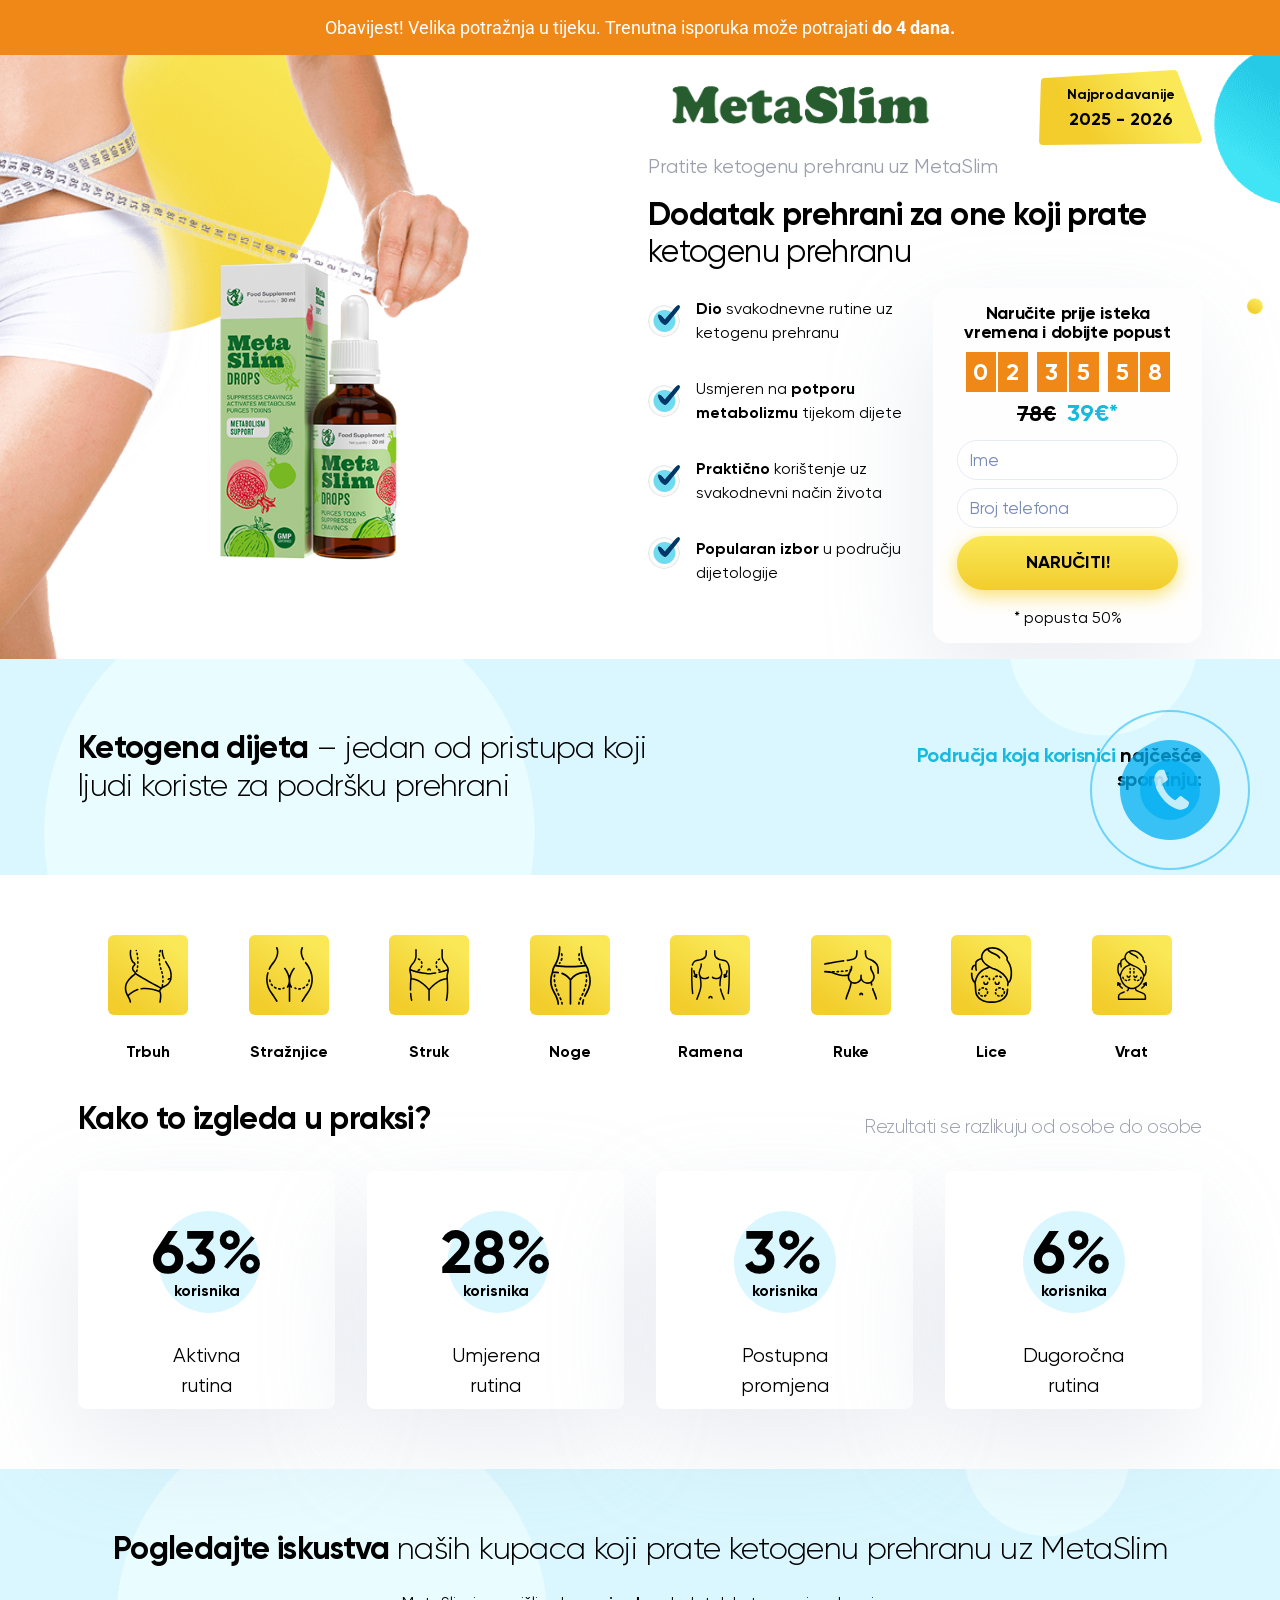
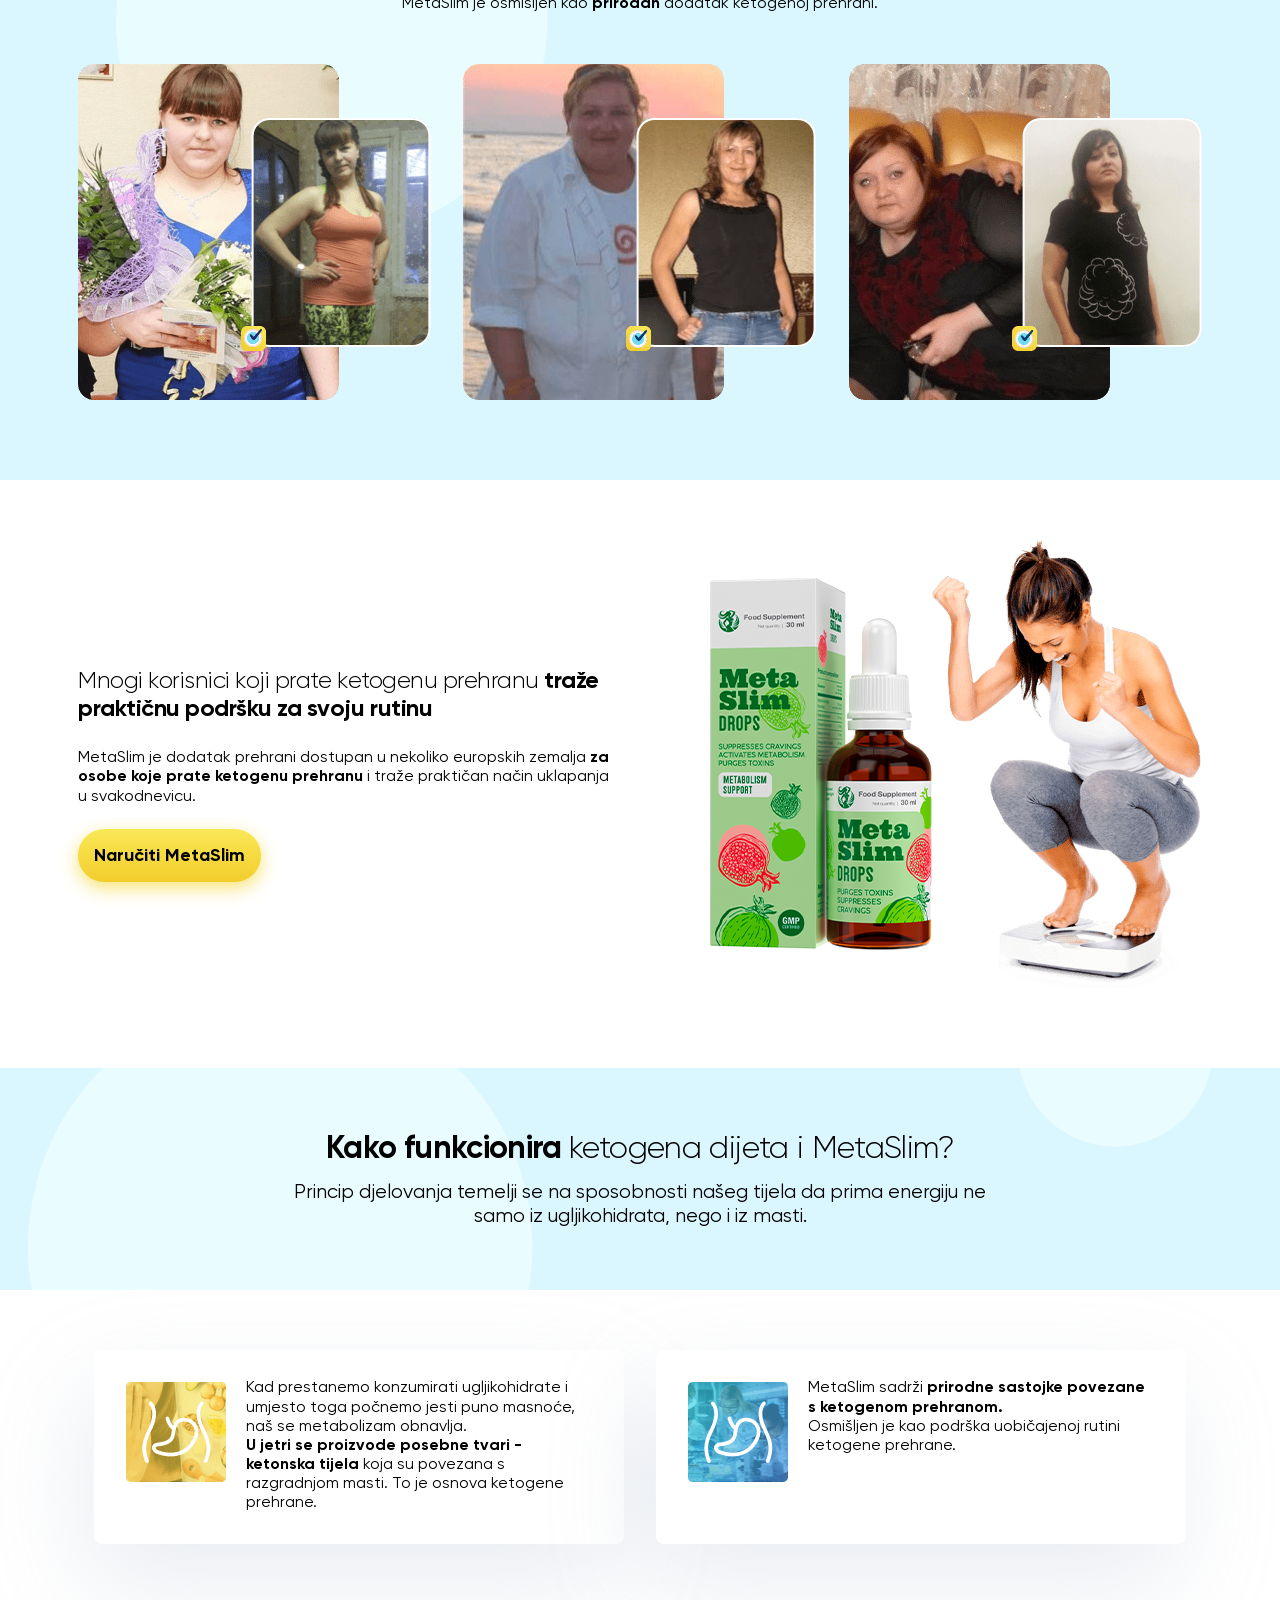
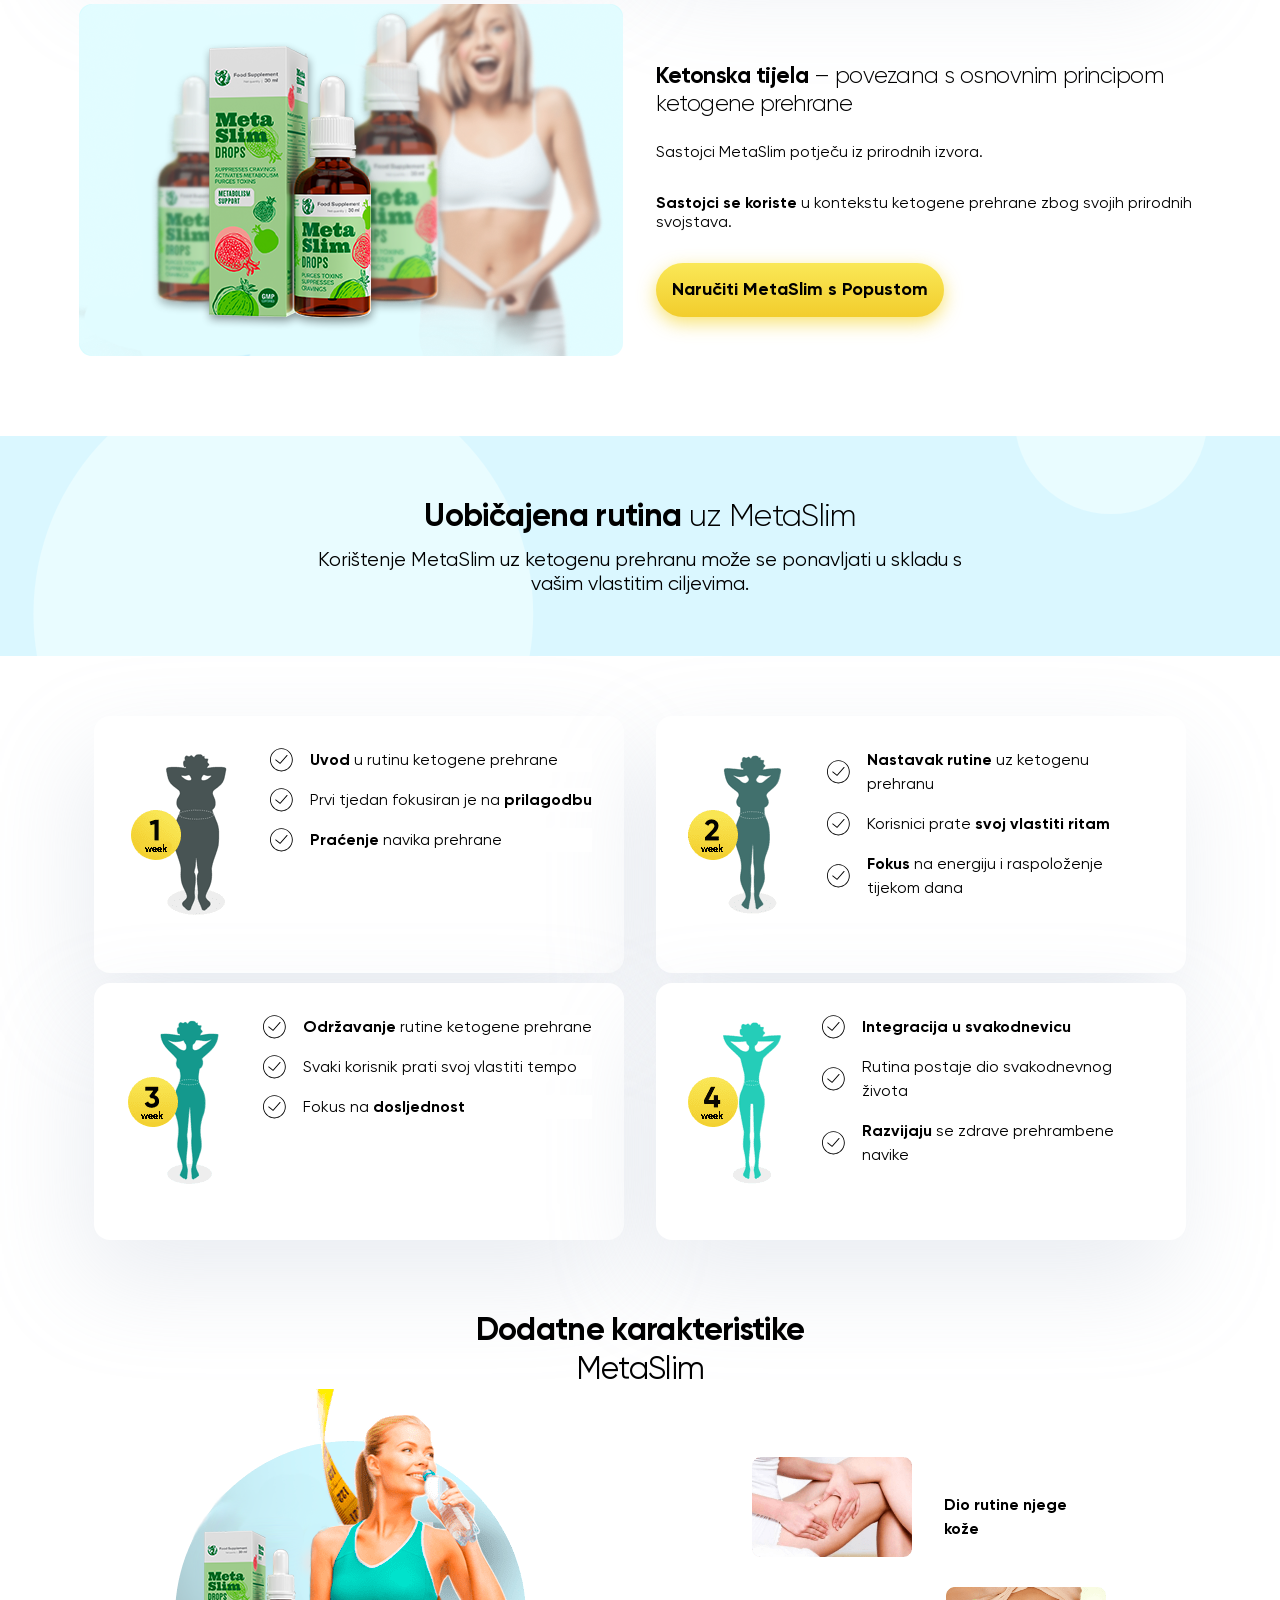
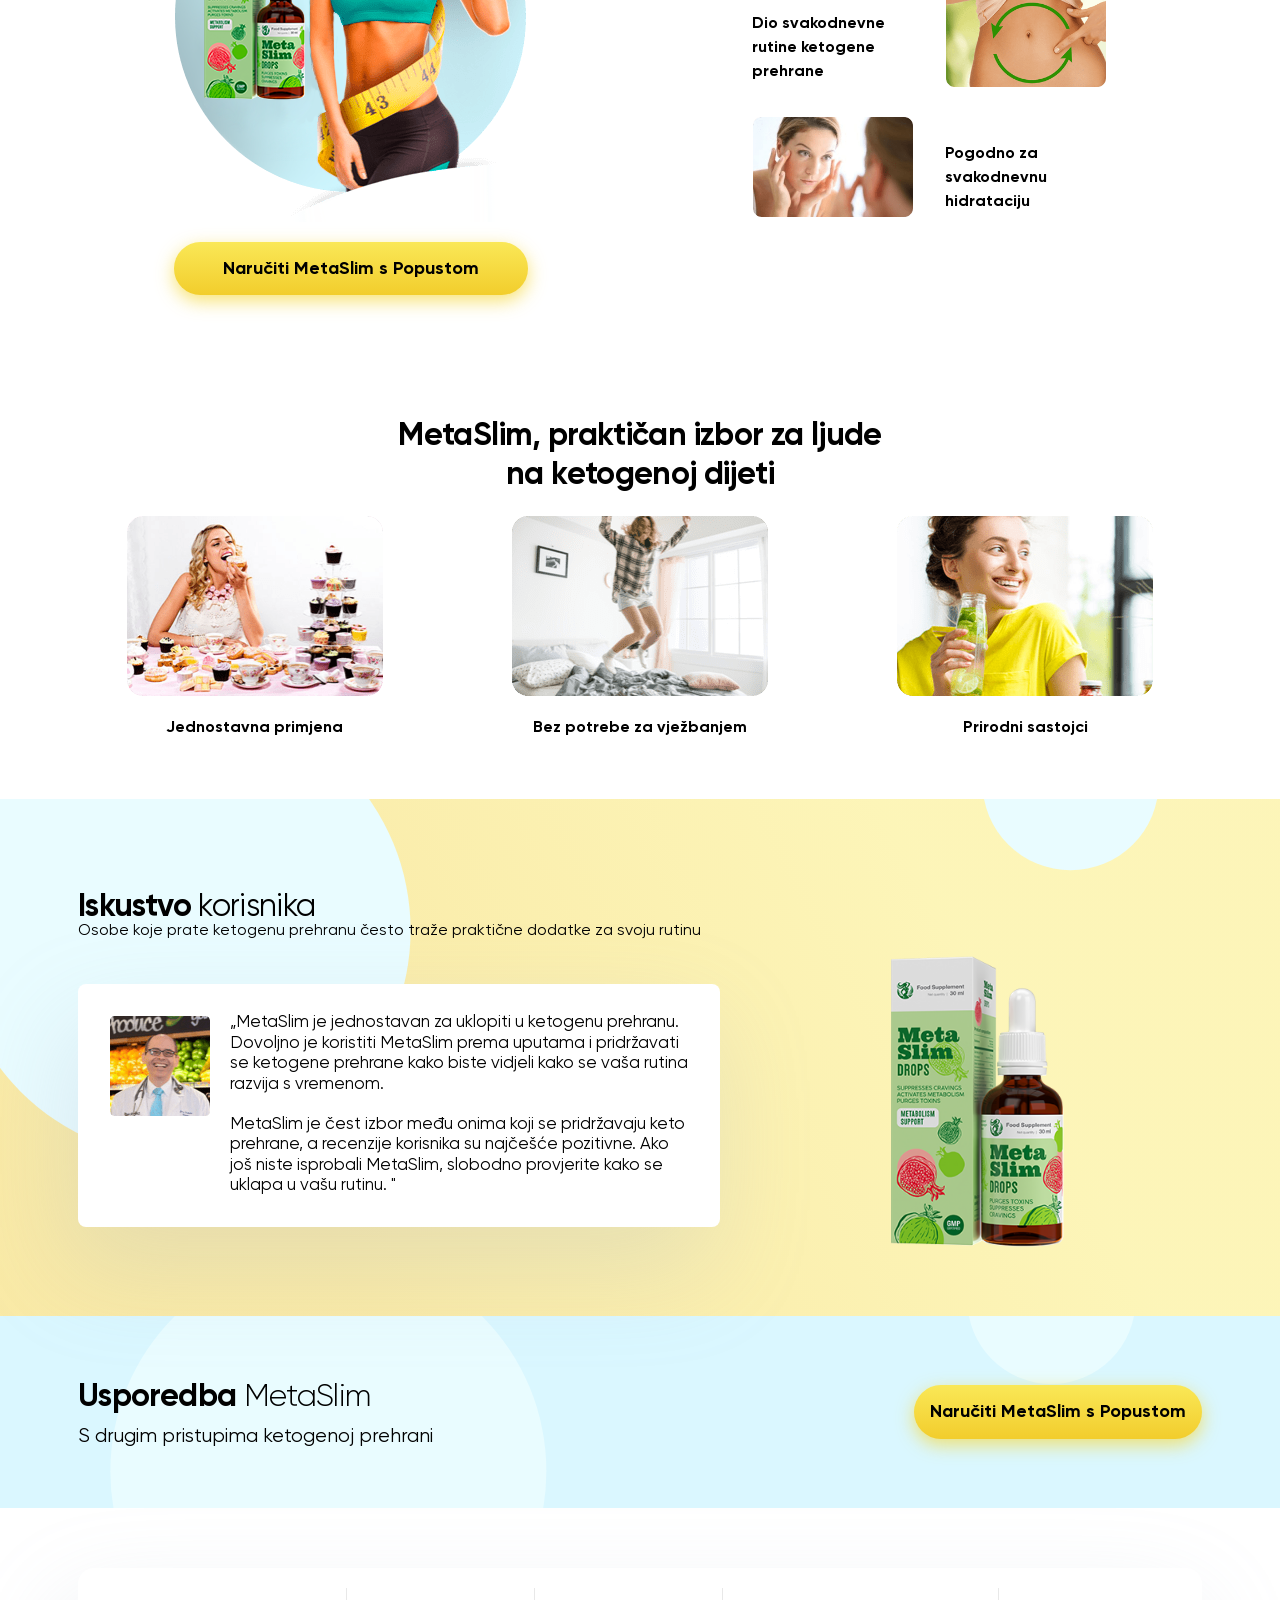
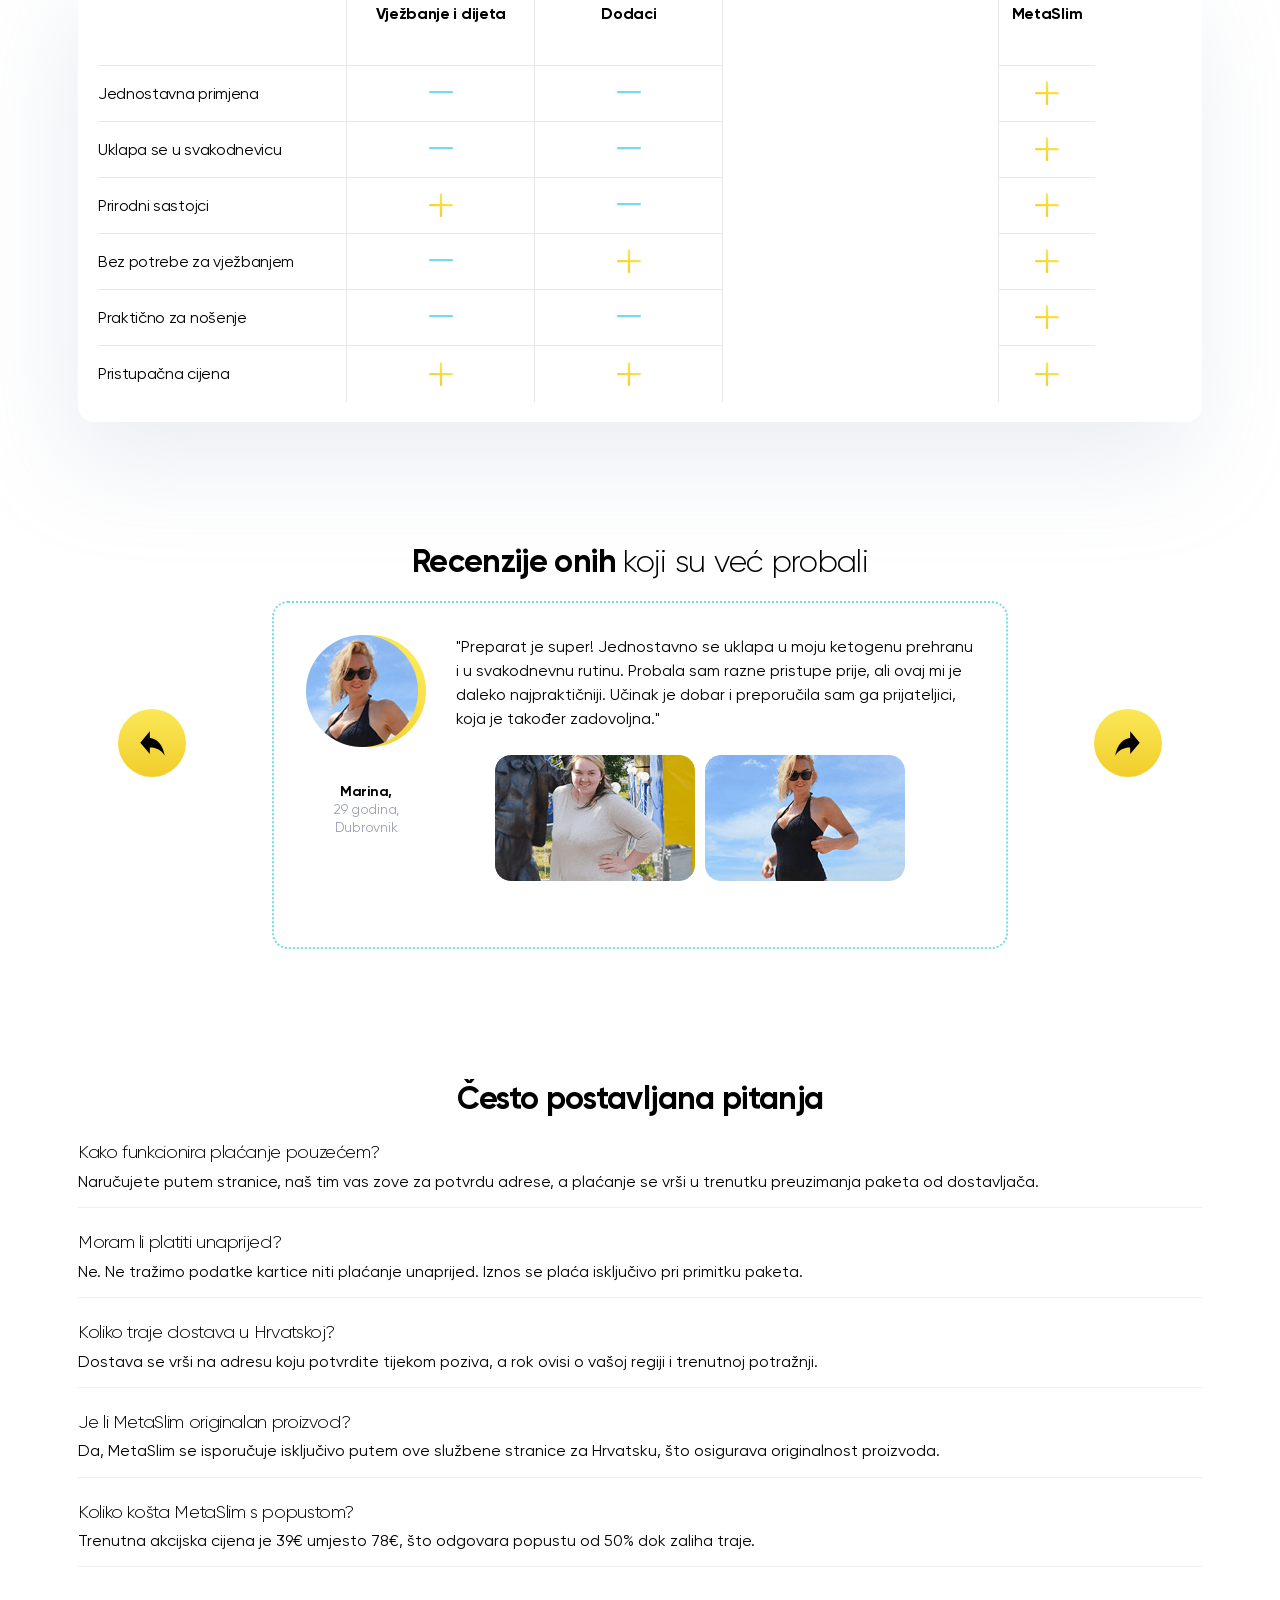
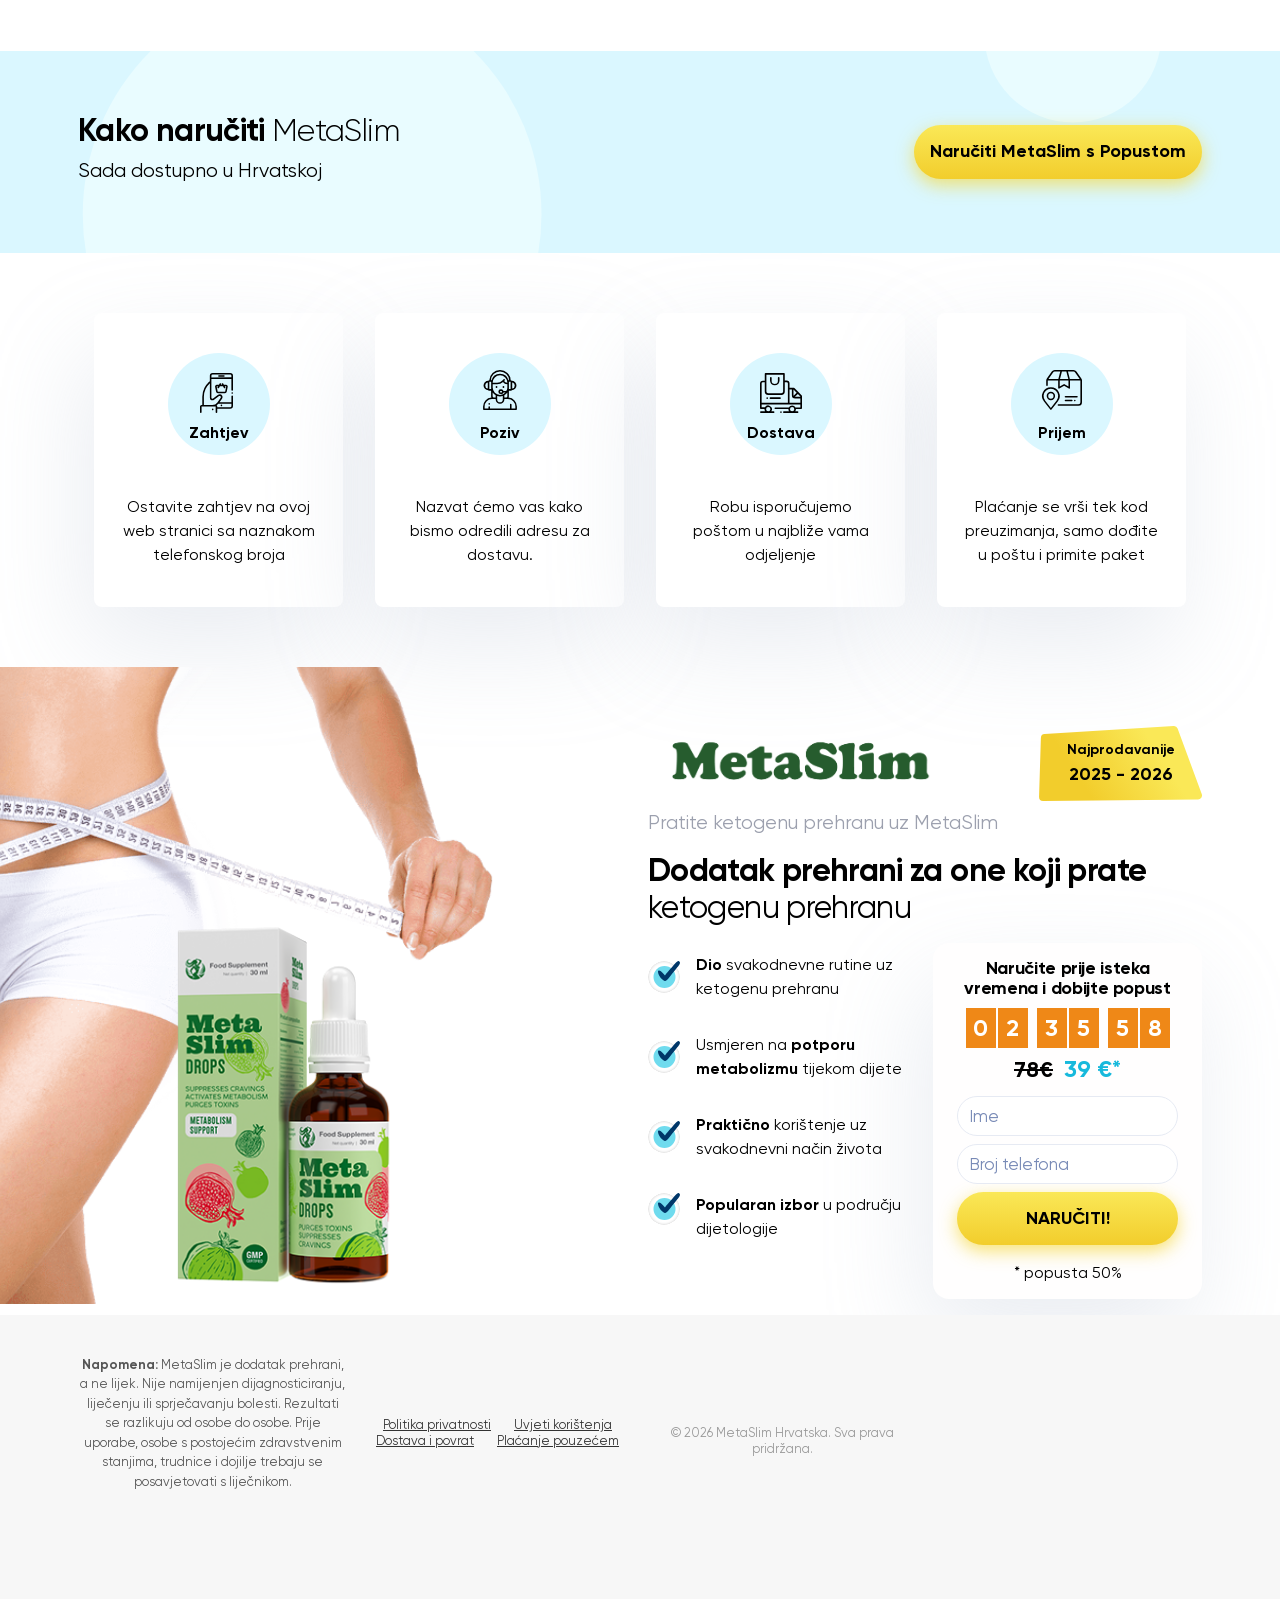
<file: index.html>
<!doctype html>
<html lang="hr-HR">
  <head>
    <meta charset="utf-8" />
    <meta content="width=device-width, initial-scale=1.0" name="viewport" />
    <title>MetaSlim Hrvatska - Dodatak za Ketogenu Prehranu | Plaćanje Pouzećem</title>
    <meta name="description" content="MetaSlim uz 50% popusta za Hrvatsku. Plaćanje tek pri preuzimanju paketa, bez kartice unaprijed. Naručite danas dok zaliha traje." />
    <meta name="keywords" content="metaslim hrvatska, metaslim cijena, metaslim narudžba, plaćanje pouzećem, ketogena prehrana dodatak" />
    <link rel="canonical" href="https://metaslim-hr.vercel.app/" />
    <meta name="google-site-verification" content="OZ9y92gjrVGx7BCZrwjEiJqnUBSMea5Pd7iJuMbMOGk" />

    <meta property="og:type" content="product" />
    <meta property="og:title" content="MetaSlim Hrvatska - Dodatak za Ketogenu Prehranu" />
    <meta property="og:description" content="Plaćanje pouzećem, 50% popusta. Naručite MetaSlim za Hrvatsku danas." />
    <meta property="og:image" content="https://metaslim-hr.vercel.app/img/produc1t.png" />
    <meta property="og:url" content="https://metaslim-hr.vercel.app/" />
    <meta property="og:locale" content="hr_HR" />

    <meta name="twitter:card" content="summary_large_image" />
    <meta name="twitter:title" content="MetaSlim Hrvatska - Plaćanje Pouzećem" />
    <meta name="twitter:description" content="50% popusta. Plaćate tek kod primitka paketa." />
    <meta name="twitter:image" content="https://metaslim-hr.vercel.app/img/produc1t.png" />

    <link rel="icon" href="img/favicon.png" type="image/x-icon" />
    <link rel="preconnect" href="https://fonts.googleapis.com" />
    <link rel="dns-prefetch" href="https://fonts.googleapis.com" />
    <link rel="stylesheet" href="css/magnific-popup.css" />
    <link rel="stylesheet" href="css/style.css" />
    <style>
      .blockRedLine3103 {
        display: none !important;
      }
      .validator__tooltip {
        z-index: 0 !important;
      }
      .bg_faq {
        padding: 60px 0;
      }
      .faq-item {
        margin-bottom: 24px;
        border-bottom: 1px solid #eee;
        padding-bottom: 16px;
      }
      .faq-item h3 {
        margin-bottom: 8px;
        font-size: 18px;
      }
      .compliance-footer {
        background: #f7f7f7;
        padding: 40px 20px;
        font-size: 13px;
        color: #555;
        text-align: center;
      }
      .compliance-disclaimer {
        max-width: 700px;
        margin: 0 auto 20px;
        line-height: 1.5;
      }
      .compliance-links a {
        margin: 0 10px;
        color: #333;
        text-decoration: underline;
      }
      .compliance-copyright {
        margin-top: 16px;
        color: #999;
      }
    </style>
    <script type="text/javascript" src="script_land.js" defer></script>

    <script type="application/ld+json">
    {
      "@context": "https://schema.org",
      "@graph": [
        {
          "@type": "Organization",
          "@id": "https://metaslim-hr.vercel.app/#organization",
          "name": "MetaSlim Hrvatska",
          "url": "https://metaslim-hr.vercel.app/",
          "logo": "https://metaslim-hr.vercel.app/img/logo.png"
        },
        {
          "@type": "WebSite",
          "@id": "https://metaslim-hr.vercel.app/#website",
          "url": "https://metaslim-hr.vercel.app/",
          "name": "MetaSlim Hrvatska",
          "publisher": { "@id": "https://metaslim-hr.vercel.app/#organization" }
        },
        {
          "@type": "BreadcrumbList",
          "@id": "https://metaslim-hr.vercel.app/#breadcrumb",
          "itemListElement": [
            {
              "@type": "ListItem",
              "position": 1,
              "name": "Početna",
              "item": "https://metaslim-hr.vercel.app/"
            },
            {
              "@type": "ListItem",
              "position": 2,
              "name": "MetaSlim"
            }
          ]
        },
        {
          "@type": "Product",
          "@id": "https://metaslim-hr.vercel.app/#product",
          "name": "MetaSlim",
          "image": "https://metaslim-hr.vercel.app/img/produc1t.png",
          "description": "Dodatak prehrani namijenjen osobama koje prate ketogenu prehranu.",
          "brand": { "@type": "Brand", "name": "MetaSlim" },
          "offers": {
            "@type": "Offer",
            "priceCurrency": "EUR",
            "price": "39",
            "availability": "https://schema.org/InStock",
            "url": "https://metaslim-hr.vercel.app/"
          },
          "aggregateRating": {
            "@type": "AggregateRating",
            "ratingValue": "4.7",
            "reviewCount": "3"
          },
          "review": [
            {
              "@type": "Review",
              "author": { "@type": "Person", "name": "Marina" },
              "reviewRating": { "@type": "Rating", "ratingValue": "5" },
              "reviewBody": "Jednostavno za koristiti uz ketogenu prehranu, zadovoljna sam rutinom i preporučila sam ga prijateljici."
            },
            {
              "@type": "Review",
              "author": { "@type": "Person", "name": "Katarina" },
              "reviewRating": { "@type": "Rating", "ratingValue": "5" },
              "reviewBody": "Koristila sam jedan tečaj uz ketogenu prehranu, zadovoljna sam i naručit ću ponovno."
            },
            {
              "@type": "Review",
              "author": { "@type": "Person", "name": "Kristina" },
              "reviewRating": { "@type": "Rating", "ratingValue": "5" },
              "reviewBody": "Jednostavno se uklapa u svakodnevnu ketogenu prehranu, preporučujem svima koji traže rutinu."
            }
          ]
        },
        {
          "@type": "FAQPage",
          "@id": "https://metaslim-hr.vercel.app/#faq",
          "mainEntity": [
            {
              "@type": "Question",
              "name": "Kako funkcionira plaćanje pouzećem?",
              "acceptedAnswer": {
                "@type": "Answer",
                "text": "Naručujete putem stranice, naš tim vas zove za potvrdu adrese, a plaćanje se vrši u trenutku preuzimanja paketa od dostavljača."
              }
            },
            {
              "@type": "Question",
              "name": "Moram li platiti unaprijed?",
              "acceptedAnswer": {
                "@type": "Answer",
                "text": "Ne. Ne tražimo podatke kartice niti plaćanje unaprijed. Iznos se plaća isključivo pri primitku paketa."
              }
            },
            {
              "@type": "Question",
              "name": "Koliko traje dostava u Hrvatskoj?",
              "acceptedAnswer": {
                "@type": "Answer",
                "text": "Dostava se vrši na adresu koju potvrdite tijekom poziva, a rok ovisi o vašoj regiji i trenutnoj potražnji."
              }
            },
            {
              "@type": "Question",
              "name": "Je li MetaSlim originalan proizvod?",
              "acceptedAnswer": {
                "@type": "Answer",
                "text": "Da, MetaSlim se isporučuje isključivo putem ove službene stranice za Hrvatsku, što osigurava originalnost proizvoda."
              }
            },
            {
              "@type": "Question",
              "name": "Koliko košta MetaSlim s popustom?",
              "acceptedAnswer": {
                "@type": "Answer",
                "text": "Trenutna akcijska cijena je 39€ umjesto 78€, što odgovara popustu od 50% dok zaliha traje."
              }
            }
          ]
        }
      ]
    }
    </script>
    <script type="text/javascript">
    (function(c,l,a,r,i,t,y){
        c[a]=c[a]||function(){(c[a].q=c[a].q||[]).push(arguments)};
        t=l.createElement(r);t.async=1;t.src="https://www.clarity.ms/tag/"+i;
        y=l.getElementsByTagName(r)[0];y.parentNode.insertBefore(t,y);
    })(window, document, "clarity", "script", "x8lns5r0dm");
</script>

<script defer
  data-tag="CD3xmyG7K8yGqAJ6ekqoNb"
  src="https://cdn.cckdl.com/js/base.min.js">
</script>    

    <!-- Google tag (gtag.js) -->
<script async src="https://www.googletagmanager.com/gtag/js?id=AW-17946087726"></script>
<script>
  window.dataLayer = window.dataLayer || [];
  function gtag(){dataLayer.push(arguments);}
  gtag('js', new Date());

  gtag('config', 'AW-17946087726');
</script>
  </head>
  <body class="timer-different">
    <div class="top-banner">
      <div class="top-banner__container">
        <p class="top-banner__attention"><span>Obavijest!</span> Velika potražnja u tijeku. Trenutna isporuka može potrajati <b>do 4 dana.</b></p>
      </div>
    </div>
    <header class="bg_header">
      <!-- / HEADER -->
      <div class="mw">
        <figure class="logo">
          <img alt="" class="main_logo" src="img/logo.png" />
          <figcaption>
            <span> Pratite ketogenu prehranu uz MetaSlim </span>
          </figcaption>
          <div class="order-hit">
            <img alt="" class="label" src="img/label.svg" />
            <div class="order-hit-txt">
              Najprodavanije<br />
              <span class="order-hit-txt-years">
                <script>
                  document.write(new Date().getFullYear() - 1);
                </script>
                -
                <script>
                  document.write(new Date().getFullYear());
                </script>
              </span>
            </div>
          </div>
        </figure>
        <figure class="product">
          <img alt="" class="sticker" src="img/label-2.svg" />
          <img alt="" class="main_product" src="img/produc1t.png" style="width: 100%; max-width: 225px; margin-top: 45px" />
        </figure>
        <h1>
          Dodatak prehrani za one koji prate
          <br />
          <span> ketogenu prehranu </span>
        </h1>
        <ul class="list marked">
          <li>
            <strong> Dio </strong>
            svakodnevne rutine uz ketogenu prehranu
          </li>
          <li>
            Usmjeren na
            <strong> potporu metabolizmu </strong>
            tijekom dijete
          </li>
          <li>
            <strong> Praktično </strong>
            korištenje uz svakodnevni način života
          </li>
          <li>
            <strong> Popularan izbor </strong>
            u području dijetologije
          </li>
        </ul>
        <div class="form">
          <form action="/land/order" method="post" class="x_order_form al-form">
            <h5 class="w_700">
              Naručite prije isteka
              <br />
              vremena i dobijte popust
              <br />
            </h5>
            <div class="timer_container">
              <div class="timer">
                <div class="item-timer ih">
                  <span class="d_hours"></span>
                  <span class="d_hours"></span>
                </div>
                <div class="item-timer im">
                  <span class="d_minutes"></span>
                  <span class="d_minutes"></span>
                </div>
                <div class="item-timer is">
                  <span class="d_seconds"></span>
                  <span class="d_seconds"></span>
                </div>
              </div>
            </div>
            <span class="price w_700">
              <span class="old x_price_previous al-raw-cost-promo"></span><span class="old x_currency al-raw-currency">&euro;</span>
              <span class="new"> <span class="x_price_current al-raw-cost"></span><span class="new x_currency al-raw-currency">&euro;</span>*</span>
            </span>
            <select class="al-country" name="country" style="display: none"></select>
            <div><input placeholder="Ime" name="name" type="text" required autocomplete="name" /></div>
            <div><input placeholder="Broj telefona" name="phone" type="tel" required autocomplete="tel" /></div>
            <input type="submit" value="NARUČITI!" />
            <p>* popusta 50%</p>
          </form>
        </div>
      </div>
    </header>
    <main class="main-content">
      <!-- /Section 001 -->
      <section class="bg_011" id="art011">
        <div class="mw is-grid">
          <div class="col c-8">
            <h2>
              <strong> Ketogena dijeta </strong>
              – jedan od pristupa koji ljudi koriste za podršku prehrani
            </h2>
          </div>
          <div class="col c-4">
            <h4>
              <span class="color_alt_2"> Područja koja korisnici </span>
              najčešće spominju:
            </h4>
          </div>
        </div>
      </section>
      <!-- / SECTION 1 -->
      <section id="art1">
        <div class="mw">
          <ul class="cards is-grid type_1">
            <li>
              <figure>
                <img src="img/a1-1.svg" />
                <figcaption>
                  <p>Trbuh</p>
                </figcaption>
              </figure>
            </li>
            <li>
              <figure>
                <img src="img/a1-2.svg" />
                <figcaption>
                  <p>Stražnjice</p>
                </figcaption>
              </figure>
            </li>
            <li>
              <figure>
                <img src="img/a1-3.svg" />
                <figcaption>
                  <p>Struk</p>
                </figcaption>
              </figure>
            </li>
            <li>
              <figure>
                <img src="img/a1-4.svg" />
                <figcaption>
                  <p>Noge</p>
                </figcaption>
              </figure>
            </li>
            <li>
              <figure>
                <img src="img/a1-5.svg" />
                <figcaption>
                  <p>Ramena</p>
                </figcaption>
              </figure>
            </li>
            <li>
              <figure>
                <img src="img/a1-6.svg" />
                <figcaption>
                  <p>Ruke</p>
                </figcaption>
              </figure>
            </li>
            <li>
              <figure>
                <img src="img/a1-7.svg" />
                <figcaption>
                  <p>Lice</p>
                </figcaption>
              </figure>
            </li>
            <li>
              <figure>
                <img src="img/a1-8.svg" />
                <figcaption>
                  <p>Vrat</p>
                </figcaption>
              </figure>
            </li>
          </ul>
        </div>
      </section>
      <!-- / SECTION 2 -->
      <section class="bg_2" id="art2">
        <div class="mw is-grid">
          <div class="col c-6">
            <h2>Kako to izgleda u praksi?</h2>
            <br />
          </div>
          <div class="col c-6">
            <h4 class="color_alt">Rezultati se razlikuju od osobe do osobe</h4>
          </div>
        </div>
        <div class="mw">
          <ul class="cards is-grid type_2">
            <li>
              <figure>
                <div class="people-perc">
                  <img src="img/a2-1.svg" />
                  <div class="people-perc-txt">korisnika</div>
                </div>
                <figcaption>
                  <p>
                    Aktivna
                    <br />
                    rutina
                    <br />
                  </p>
                </figcaption>
              </figure>
            </li>
            <li>
              <figure>
                <div class="people-perc">
                  <img src="img/a2-2.svg" />
                  <div class="people-perc-txt">korisnika</div>
                </div>
                <figcaption>
                  <p>
                    Umjerena
                    <br />
                    rutina
                    <br />
                  </p>
                </figcaption>
              </figure>
            </li>
            <li>
              <figure>
                <div class="people-perc">
                  <img src="img/a2-3.svg" />
                  <div class="people-perc-txt">korisnika</div>
                </div>
                <figcaption>
                  <p>
                    Postupna
                    <br />
                    promjena
                    <br />
                  </p>
                </figcaption>
              </figure>
            </li>
            <li>
              <figure>
                <div class="people-perc">
                  <img src="img/a2-4.svg" />
                  <div class="people-perc-txt">korisnika</div>
                </div>
                <figcaption>
                  <p>
                    Dugoročna<br />
                    rutina
                    <br />
                  </p>
                </figcaption>
              </figure>
            </li>
          </ul>
        </div>
      </section>
      <!-- / SECTION 3 -->
      <section class="bg_3 invert text__color-inversion" id="art3">
        <div class="mw dc">
          <h2>
            <strong> Pogledajte iskustva </strong>
            naših kupaca koji prate ketogenu prehranu uz MetaSlim
          </h2>
          <p class="after__title">
            MetaSlim je osmišljen kao
            <strong> prirodan </strong>
            dodatak ketogenoj prehrani.
          </p>
        </div>
        <div class="mw">
          <ul class="cards is-grid type_3">
            <li>
              <figure>
                <img src="img/a3-1.png" />
              </figure>
            </li>
            <li>
              <figure>
                <img src="img/a3-2.png" />
              </figure>
            </li>
            <li>
              <figure>
                <img src="img/a3-3.png" />
              </figure>
            </li>
          </ul>
        </div>
      </section>
      <!-- / SECTION 4 -->
      <section class="bg_4" id="art4">
        <div class="mw is-grid">
          <div class="col c-6">
            <h3>
              Mnogi korisnici koji prate ketogenu prehranu
              <strong> traže praktičnu podršku za svoju rutinu </strong>
            </h3>
            <p>
              MetaSlim je dodatak prehrani dostupan u nekoliko europskih zemalja
              <strong> za osobe koje prate ketogenu prehranu </strong>
              i traže praktičan način uklapanja u svakodnevicu.
            </p>
            <button class="sm-center btn type_0 modal ever-popup-btn" style="margin-top: 10px; display: block" href="#">Naručiti MetaSlim</button>
          </div>
          <div class="col c-6">
            <figure>
              <img src="img/a4.png" />
            </figure>
          </div>
        </div>
      </section>
      <!-- /SECTION 55 -->
      <section class="bg_55" id="art55">
        <div class="mw dc">
          <h2>
            <strong> Kako funkcionira </strong>
            ketogena dijeta i MetaSlim?
          </h2>
          <p class="after__title">Princip djelovanja temelji se na sposobnosti našeg tijela da prima energiju ne samo iz ugljikohidrata, nego i iz masti.</p>
        </div>
      </section>
      <!-- / SECTION 5 -->
      <section id="art5">
        <div class="mw dc">
          <ul class="type_5 cards is-grid">
            <li>
              <figure>
                <img src="img/a5-1.png" />
                <figcaption>
                  <p>Kad prestanemo konzumirati ugljikohidrate i umjesto toga počnemo jesti puno masnoće, naš se metabolizam obnavlja.</p>
                  <p>
                    <strong> U jetri se proizvode posebne tvari - ketonska tijela </strong>
                    koja su povezana s razgradnjom masti. To je osnova ketogene prehrane.
                  </p>
                </figcaption>
              </figure>
            </li>
            <li>
              <figure>
                <img src="img/a5-2.png" />
                <figcaption>
                  <p>
                    MetaSlim sadrži
                    <strong> prirodne sastojke povezane s ketogenom prehranom. </strong>
                  </p>
                  <p>Osmišljen je kao podrška uobičajenoj rutini ketogene prehrane.</p>
                </figcaption>
              </figure>
            </li>
          </ul>
        </div>
      </section>
      <!-- / SECTION 6 -->
      <section id="art6">
        <div class="mw is-grid">
          <div class="col c-6">
            <figure>
              <img src="img/a6.png" style="border-radius: 13px" />
            </figure>
          </div>
          <div class="col c-6">
            <h3>
              <strong> Ketonska tijela </strong>
              – povezana s osnovnim principom ketogene prehrane
            </h3>
            <p>Sastojci MetaSlim potječu iz prirodnih izvora.</p>
            <p>
              <strong> Sastojci se koriste </strong>
              u kontekstu ketogene prehrane zbog svojih prirodnih svojstava.
            </p>
            <button class="btn type_0 modal ever-popup-btn" href="#">Naručiti MetaSlim s Popustom</button>
          </div>
        </div>
      </section>
      <!-- /SECTION 77 -->
      <section class="bg_77" id="art77">
        <div class="mw dc">
          <h2>
            <strong> Uobičajena rutina </strong>
            uz MetaSlim
          </h2>
          <p class="after__title">Korištenje MetaSlim uz ketogenu prehranu može se ponavljati u skladu s vašim vlastitim ciljevima.</p>
        </div>
      </section>
      <!-- / SECTION 7 -->
      <section id="art7">
        <div class="mw dc">
          <ul class="type_6 cards is-grid">
            <li>
              <figure>
                <img src="img/a7-1.png" />
                <figcaption>
                  <ul class="list marked marked2">
                    <li>
                      <strong> Uvod </strong>
                      u rutinu ketogene prehrane
                    </li>
                    <li>
                      Prvi tjedan fokusiran je na
                      <strong>
                        prilagodbu
                        <br />
                      </strong>
                    </li>
                    <li>
                      <strong> Praćenje </strong>
                      navika prehrane
                    </li>
                  </ul>
                </figcaption>
              </figure>
            </li>
            <li>
              <figure>
                <img src="img/a7-2.png" />
                <figcaption>
                  <ul class="list marked marked2">
                    <li>
                      <strong> Nastavak rutine </strong>
                      uz ketogenu prehranu
                      <br />
                    </li>
                    <li>
                      Korisnici prate
                      <strong> svoj vlastiti ritam </strong>
                    </li>
                    <li>
                      <strong> Fokus </strong>
                      na energiju i raspoloženje tijekom dana
                    </li>
                  </ul>
                </figcaption>
              </figure>
            </li>
            <li>
              <figure>
                <img src="img/a7-3.png" />
                <figcaption>
                  <ul class="list marked marked2">
                    <li>
                      <strong> Održavanje </strong>
                      rutine ketogene prehrane
                    </li>
                    <li>Svaki korisnik prati svoj vlastiti tempo</li>
                    <li>
                      Fokus na
                      <strong> dosljednost </strong>
                    </li>
                  </ul>
                </figcaption>
              </figure>
            </li>
            <li>
              <figure>
                <img src="img/a7-4.png" />
                <figcaption>
                  <ul class="list marked marked2">
                    <li>
                      <strong> Integracija u svakodnevicu </strong>
                    </li>
                    <li>Rutina postaje dio svakodnevnog života</li>
                    <li>
                      <strong> Razvijaju </strong>
                      se zdrave prehrambene navike
                    </li>
                  </ul>
                </figcaption>
              </figure>
            </li>
          </ul>
        </div>
      </section>
      <!-- / SECTION 8 -->
      <section id="art8">
        <div class="mw dc">
          <h2>
            Dodatne karakteristike
            <span>
              <br />
              MetaSlim
            </span>
          </h2>
        </div>
        <div class="mw is-grid">
          <div class="col c-4">
            <figure class="other">
              <img src="img/a8.png" />
              <button class="btn type_0 modal ever-popup-btn first-btn" style="width: 100%" href="#">Naručiti MetaSlim s Popustom</button>
            </figure>
          </div>
          <div class="col c-4">
            <ul class="cards is-grid type_88">
              <li>
                <figure>
                  <img src="img/a8-4.png" />
                </figure>
                <p class="other">Dio rutine njege kože</p>
              </li>
              <li>
                <p class="h order2">Dio svakodnevne rutine ketogene prehrane</p>
                <figure class="order1">
                  <img src="img/a8-5.png" />
                </figure>
              </li>
              <li>
                <figure>
                  <img src="img/a8-6.png" />
                </figure>
                <p class="other">Pogodno za svakodnevnu hidrataciju</p>
              </li>
            </ul>
            <button class="btn type_0 modal ever-popup-btn second-btn" href="#">Naručiti MetaSlim s Popustom</button>
          </div>
        </div>
      </section>
      <!-- / SECTION 10 -->
      <section class="bg_10" id="art10">
        <div class="mw dc">
          <h2>
            MetaSlim, praktičan izbor za ljude<br />
            na ketogenoj dijeti
          </h2>
          <div class="mw"></div>
          <ul class="cards is-grid type_9">
            <li>
              <figure>
                <img src="img/a10-1.png" class="not" />
                <figcaption>
                  <p>Jednostavna primjena</p>
                </figcaption>
              </figure>
            </li>
            <li>
              <figure>
                <img src="img/a10-3.png" class="not" />
                <figcaption>
                  <p>Bez potrebe za vježbanjem</p>
                </figcaption>
              </figure>
            </li>
            <li>
              <figure>
                <img src="img/a10-4.png" class="not" />
                <figcaption>
                  <p>Prirodni sastojci</p>
                </figcaption>
              </figure>
            </li>
          </ul>
        </div>
      </section>
      <!-- / SECTION 11 -->
      <section class="bg_11" id="art11">
        <div class="mw is-grid">
          <div class="col c-7">
            <h2>
              Iskustvo
              <span> korisnika </span>
            </h2>
            <p class="after__title">Osobe koje prate ketogenu prehranu često traže praktične dodatke za svoju rutinu</p>
            <div class="other">
              <figure>
                <img src="img/a11.png" class="not expert" />
                <figcaption>
                  <p class="mt" style="font-size: 17px">„MetaSlim je jednostavan za uklopiti u ketogenu prehranu. Dovoljno je koristiti MetaSlim prema uputama i pridržavati se ketogene prehrane kako biste vidjeli kako se vaša rutina razvija s vremenom.</p>
                  <p style="font-size: 17px">MetaSlim je čest izbor među onima koji se pridržavaju keto prehrane, a recenzije korisnika su najčešće pozitivne. Ako još niste isprobali MetaSlim, slobodno provjerite kako se uklapa u vašu rutinu. "</p>
                </figcaption>
              </figure>
            </div>
          </div>
          <div class="col c-5">
            <div class="mw">
              <figure class="h">
                <img src="img/produc1t.png" class="not product" />
              </figure>
            </div>
          </div>
        </div>
      </section>
      <!-- /SECTION 112 -->
      <section class="bg_112" id="art012">
        <div class="mw is-grid">
          <div class="col c-6">
            <h2>
              <strong> Usporedba </strong>
              MetaSlim
            </h2>
            <p class="after__title">S drugim pristupima ketogenoj prehrani</p>
          </div>
          <div class="col c-6 other">
            <button class="btn type_0 modal ever-popup-btn" href="#">Naručiti MetaSlim s Popustom</button>
          </div>
        </div>
      </section>
      <!-- / SECTION 12 -->
      <section class="bg_12" id="art12">
        <div class="mw">
          <div class="table type_1 main-table">
            <div class="features dn">
              <div class="empty"></div>
              <div class="param">
                <h6>Jednostavna primjena</h6>
              </div>
              <div class="param">
                <h6>Uklapa se u svakodnevicu</h6>
              </div>
              <div class="param">
                <h6>Prirodni sastojci</h6>
              </div>
              <div class="param">
                <h6>Bez potrebe za vježbanjem</h6>
              </div>
              <div class="param">
                <h6>Praktično za nošenje</h6>
              </div>
              <div class="param">
                <h6>Pristupačna cijena</h6>
              </div>
            </div>
            <div class="cols">
              <div class="col">
                <div>
                  <h5>Vježbanje i dijeta</h5>
                </div>
                <div>
                  <img src="img/minus.svg" />
                </div>
                <div>
                  <img src="img/minus.svg" />
                </div>
                <div>
                  <img src="img/plus.svg" />
                </div>
                <div>
                  <img src="img/minus.svg" />
                </div>
                <div>
                  <img src="img/minus.svg" />
                </div>
                <div>
                  <img src="img/plus.svg" />
                </div>
              </div>
              <div class="col second">
                <div>
                  <h5>Dodaci</h5>
                </div>
                <div>
                  <img src="img/minus.svg" />
                </div>
                <div>
                  <img src="img/minus.svg" />
                </div>
                <div>
                  <img src="img/minus.svg" />
                </div>
                <div>
                  <img src="img/plus.svg" />
                </div>
                <div>
                  <img src="img/minus.svg" />
                </div>
                <div>
                  <img src="img/plus.svg" />
                </div>
              </div>
            </div>
            <div class="col features">
              <div>
                <h5>MetaSlim</h5>
              </div>
              <div>
                <img src="img/plus.svg" />
              </div>
              <div>
                <img src="img/plus.svg" />
              </div>
              <div>
                <img src="img/plus.svg" />
              </div>
              <div>
                <img src="img/plus.svg" />
              </div>
              <div>
                <img src="img/plus.svg" />
              </div>
              <div>
                <img src="img/plus.svg" />
              </div>
            </div>
          </div>
          <div class="text-absolute">
            <h6>Jednostavna primjena</h6>
            <h6>Uklapa se u svakodnevicu</h6>
            <h6>Prirodni sastojci</h6>
            <h6>Bez potrebe za vježbanjem</h6>
            <h6>Praktično za nošenje</h6>
            <h6>Pristupačna cijena</h6>
          </div>
          <div class="scc">
            <button class="table-prev"></button>
            <button class="table-next"></button>
          </div>
        </div>
      </section>
      <!-- / SECTION 13 -->
      <section class="bg_13" id="art13">
        <div class="mw dc">
          <h2>
            <strong> Recenzije onih </strong>
            koji su već probali
          </h2>
        </div>
        <div class="mw dc">
          <div class="scw rew">
            <ul id="reviews">
              <li>
                <figure>
                  <img src="img/ava1.png" style="max-width: 120px" />
                  <figcaption>
                    <h5>
                      Marina,
                      <span class="color_alt">
                        <br />
                        29 godina, Dubrovnik
                        <br />
                      </span>
                    </h5>
                  </figcaption>
                </figure>
                <article>
                  <p>"Preparat je super! Jednostavno se uklapa u moju ketogenu prehranu i u svakodnevnu rutinu. Probala sam razne pristupe prije, ali ovaj mi je daleko najpraktičniji. Učinak je dobar i preporučila sam ga prijateljici, koja je također zadovoljna."</p>
                  <figure>
                    <img src="img/r1.png" />
                  </figure>
                </article>
              </li>
              <li>
                <figure>
                  <img src="img/ava2.png" style="max-width: 120px" />
                  <figcaption>
                    <h5>
                      Katarina,
                      <br />
                      <span class="color_alt"> 55 godina, Vukovar </span>
                      <br />
                    </h5>
                  </figcaption>
                </figure>
                <article>
                  <p>"Imam 55 godina i godinama tražim praktičan pristup prehrani. Isprobala sam keto dijetu s MetaSlim i, da budem iskrena, nisam bila sigurna što očekivati. Sad mi je rutina puno jednostavnija i osjećam se bolje. Jako sam zadovoljna i naručit ću ponovno."</p>
                  <figure>
                    <img src="img/r2.png" />
                  </figure>
                </article>
              </li>
              <li>
                <figure>
                  <img src="img/ava3.png" style="max-width: 120px" />
                  <figcaption>
                    <h5>
                      Kristina,
                      <span class="color_alt">
                        <br />
                        34 godine, Varaždin
                        <br />
                      </span>
                    </h5>
                  </figcaption>
                </figure>
                <article>
                  <p>"Svidjelo mi se što s MetaSlim ništa komplicirano ne treba raditi. Samo slijedite keto dijetu i uklopite proizvod u rutinu. Nisam primijetila nikakve negativne učinke, naprotiv, osjećam više energije i bolje spavam. Sve mi se svidjelo, preporučujem svima."</p>
                  <figure>
                    <img src="img/r3.png" />
                  </figure>
                </article>
              </li>
            </ul>
            <div class="scc">
              <button class="prev"></button>
              <button class="next"></button>
            </div>
          </div>
        </div>
      </section>
      <!-- / SECTION 13.5 -->
      <section class="photo">
        <div class="mw dc">
          <div class="gallery photo-gallery"></div>
          <div class="gallery-popup">
            <span class="popup-item">
              <button title="Close (Esc)" type="button" class="mfp-close">×</button>
            </span>
            <button title="Previous (Left arrow key)" type="button" class="mfp-arrow mfp-arrow-left mfp-prevent-close"></button>
            <button title="Next (Right arrow key)" type="button" class="mfp-arrow mfp-arrow-right mfp-prevent-close"></button>
          </div>
        </div>
      </section>
      <!-- / SECTION 13.5  end-->

      <!-- / FAQ SECTION (AEO) -->
      <section class="bg_faq" id="faq">
        <div class="mw dc">
          <h2><strong>Često postavljana pitanja</strong></h2>
        </div>
        <div class="mw">
          <div class="faq-item">
            <h3>Kako funkcionira plaćanje pouzećem?</h3>
            <p>Naručujete putem stranice, naš tim vas zove za potvrdu adrese, a plaćanje se vrši u trenutku preuzimanja paketa od dostavljača.</p>
          </div>
          <div class="faq-item">
            <h3>Moram li platiti unaprijed?</h3>
            <p>Ne. Ne tražimo podatke kartice niti plaćanje unaprijed. Iznos se plaća isključivo pri primitku paketa.</p>
          </div>
          <div class="faq-item">
            <h3>Koliko traje dostava u Hrvatskoj?</h3>
            <p>Dostava se vrši na adresu koju potvrdite tijekom poziva, a rok ovisi o vašoj regiji i trenutnoj potražnji.</p>
          </div>
          <div class="faq-item">
            <h3>Je li MetaSlim originalan proizvod?</h3>
            <p>Da, MetaSlim se isporučuje isključivo putem ove službene stranice za Hrvatsku, što osigurava originalnost proizvoda.</p>
          </div>
          <div class="faq-item">
            <h3>Koliko košta MetaSlim s popustom?</h3>
            <p>Trenutna akcijska cijena je 39€ umjesto 78€, što odgovara popustu od 50% dok zaliha traje.</p>
          </div>
        </div>
      </section>

      <!-- /Section 116 -->
      <section class="bg_116" id="art016">
        <div class="mw is-grid">
          <div class="col c-6">
            <h2>
              <strong> Kako naručiti </strong>
              MetaSlim
            </h2>
            <p class="after__title">Sada dostupno u Hrvatskoj</p>
          </div>
          <div class="col c-6 other">
            <button class="btn type_0 modal ever-popup-btn" href="#">Naručiti MetaSlim s Popustom</button>
          </div>
        </div>
      </section>
      <!-- / SECTION 16 -->
      <section class="bg_16" id="art16">
        <div class="mw dc">
          <ul class="cards is-grid type_13">
            <li>
              <figure>
                <div class="delivery-to">
                  <img src="img/a16-1.svg" />
                  <div class="delivery-to-txt">Zahtjev</div>
                </div>
                <figcaption>
                  <p>Ostavite zahtjev na ovoj web stranici sa naznakom telefonskog broja</p>
                </figcaption>
              </figure>
            </li>
            <li>
              <figure>
                <div class="delivery-to">
                  <img src="img/a16-2.svg" />
                  <div class="delivery-to-txt">Poziv</div>
                </div>
                <figcaption>
                  <p>Nazvat ćemo vas kako bismo odredili adresu za dostavu.</p>
                </figcaption>
              </figure>
            </li>
            <li>
              <figure>
                <div class="delivery-to">
                  <img src="img/a16-3.svg" />
                  <div class="delivery-to-txt">Dostava</div>
                </div>
                <figcaption>
                  <p>Robu isporučujemo poštom u najbliže vama odjeljenje</p>
                </figcaption>
              </figure>
            </li>
            <li>
              <figure>
                <div class="delivery-to">
                  <img src="img/a16-4.svg" />
                  <div class="delivery-to-txt">Prijem</div>
                </div>
                <figcaption>
                  <p>Plaćanje se vrši tek kod preuzimanja, samo dođite u poštu i primite paket</p>
                </figcaption>
              </figure>
            </li>
          </ul>
        </div>
      </section>
    </main>
    <footer>
      <!-- / FOOTER -->
      <div class="mw">
        <figure class="logo">
          <img alt="" class="main_logo" src="img/logo.png" />
          <figcaption>
            <span> Pratite ketogenu prehranu uz MetaSlim </span>
          </figcaption>
          <div class="order-hit">
            <img alt="" class="label" src="img/label.svg" />
            <div class="order-hit-txt">
              Najprodavanije<br />
              <span class="order-hit-txt-years">
                <script>
                  document.write(new Date().getFullYear() - 1);
                </script>
                -
                <script>
                  document.write(new Date().getFullYear());
                </script>
              </span>
            </div>
          </div>
        </figure>
        <figure class="product">
          <img alt="" class="sticker" src="img/label-2.svg" />
          <img alt="" class="main_product" src="img/produc1t.png" style="width: 100%; max-width: 225px !important; margin-top: 45px" />
        </figure>
        <h1>
          Dodatak prehrani za one koji prate
          <br />
          <span> ketogenu prehranu </span>
        </h1>
        <ul class="list marked">
          <li>
            <strong> Dio </strong>
            svakodnevne rutine uz ketogenu prehranu
          </li>
          <li>
            Usmjeren na
            <strong> potporu metabolizmu </strong>
            tijekom dijete
          </li>
          <li>
            <strong> Praktično </strong>
            korištenje uz svakodnevni način života
          </li>
          <li>
            <strong> Popularan izbor </strong>
            u području dijetologije
          </li>
        </ul>
        <div class="form" id="cloneThis">
          <div class="popup__img">
            <img src="img/produc1t.png" alt="" />
          </div>
          <form action="/land/order" method="post" class="x_order_form al-form">
            <h5 class="w_700">
              Naručite prije isteka
              <br />
              vremena i dobijte popust
              <br />
            </h5>
            <div class="timer_container">
              <div class="timer">
                <div class="item-timer ih">
                  <span class="d_hours"></span>
                  <span class="d_hours"></span>
                </div>
                <div class="item-timer im">
                  <span class="d_minutes"></span>
                  <span class="d_minutes"></span>
                </div>
                <div class="item-timer is">
                  <span class="d_seconds"></span>
                  <span class="d_seconds"></span>
                </div>
              </div>
            </div>
            <span class="price w_700">
              <span class="old x_price_previous al-raw-cost-promo"></span><span class="old x_currency al-raw-currency">&euro;</span>
              <span class="new">
                <span class="x_price_current al-raw-cost"></span>
                <span class="new x_currency al-raw-currency">&euro;</span>*</span
              >
            </span>
            <select class="al-country" name="country" style="display: none"></select>
            <div><input placeholder="Ime" name="name" type="text" required autocomplete="name" /></div>
            <div><input placeholder="Broj telefona" name="phone" type="tel" required autocomplete="tel" /></div>
            <input type="submit" value="NARUČITI!" />
            * popusta 50%
          </form>
        </div>
      </div>
    </footer>

    <!-- / COMPLIANCE FOOTER (E-E-A-T) -->
    <footer class="compliance-footer">
      <div class="mw">
        <div class="compliance-disclaimer">
          <p><strong>Napomena:</strong> MetaSlim je dodatak prehrani, a ne lijek. Nije namijenjen dijagnosticiranju, liječenju ili sprječavanju bolesti. Rezultati se razlikuju od osobe do osobe. Prije uporabe, osobe s postojećim zdravstvenim stanjima, trudnice i dojilje trebaju se posavjetovati s liječnikom.</p>
        </div>
        <nav class="compliance-links">
          <a href="politika-privatnosti.html">Politika privatnosti</a>
          <a href="uvjeti-koristenja.html">Uvjeti korištenja</a>
          <a href="dostava-i-povrat.html">Dostava i povrat</a>
          <a href="placanje-pouzecem.html">Plaćanje pouzećem</a>
        </nav>
        <p class="compliance-copyright">&copy; <script>document.write(new Date().getFullYear())</script> MetaSlim Hrvatska. Sva prava pridržana.</p>
      </div>
    </footer>

    <div class="ever-popup-build"></div>
    <script src="js/index.js"></script>
    <script src="/tl-validator.js?country=hr&label=false"></script>
  </body>
</html>
</file>
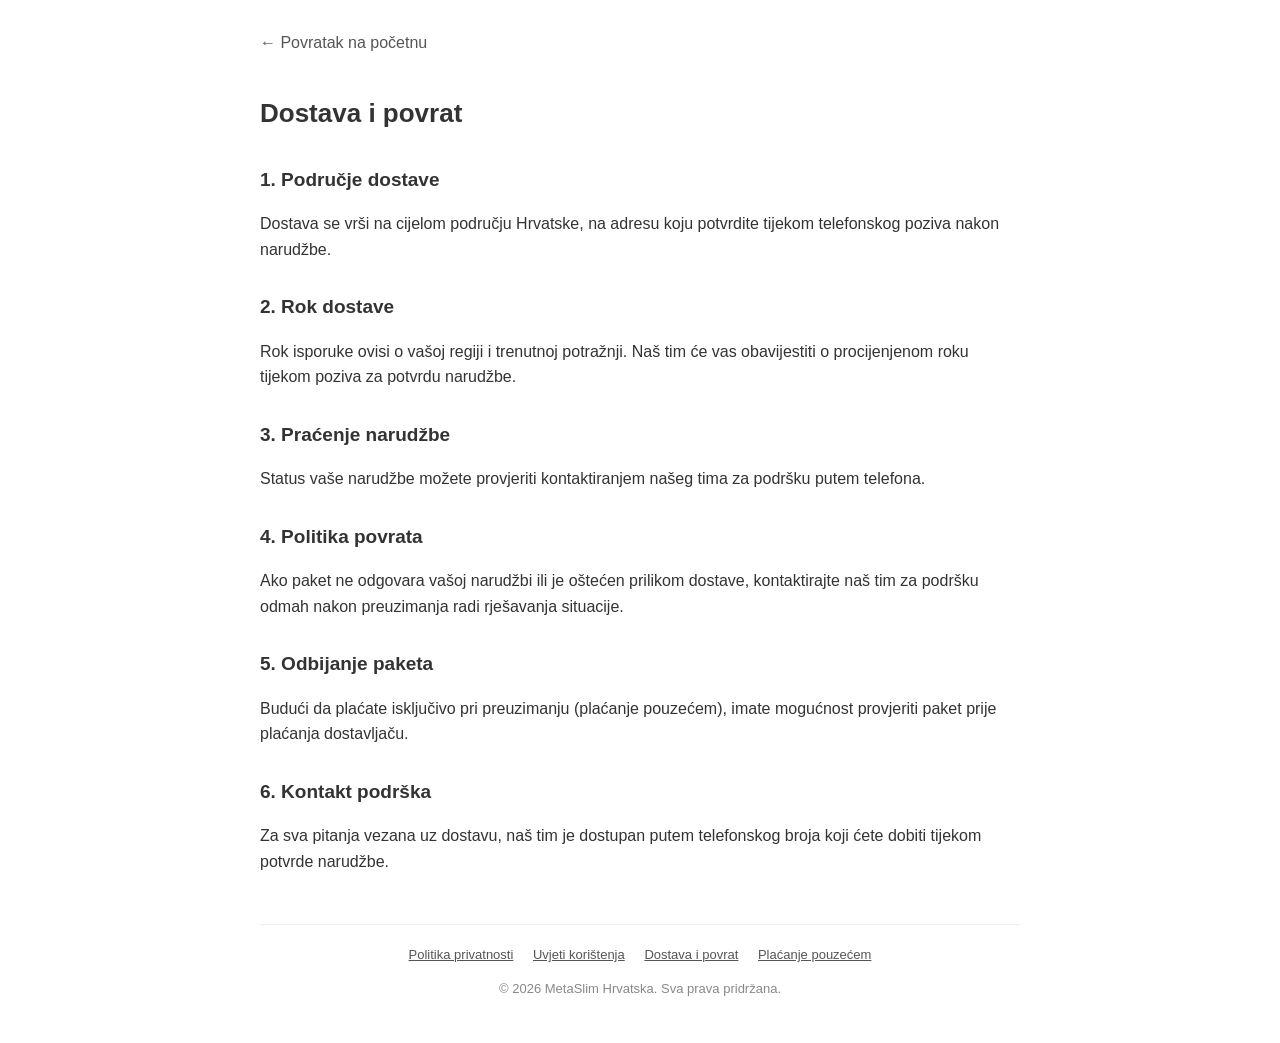
<file: dostava-i-povrat.html>
<!doctype html>
<html lang="hr-HR">
<head>
<meta charset="utf-8" />
<meta name="viewport" content="width=device-width, initial-scale=1.0" />
<title>Dostava i povrat | MetaSlim Hrvatska</title>
<meta name="robots" content="noindex, follow" />
<style>
  body { font-family: Arial, Helvetica, sans-serif; max-width: 760px; margin: 0 auto; padding: 30px 20px; line-height: 1.6; color: #333; }
  h1 { font-size: 26px; margin-bottom: 10px; }
  h2 { font-size: 19px; margin-top: 30px; }
  a.back { display: inline-block; margin-bottom: 20px; color: #555; text-decoration: none; }
  a.back:hover { text-decoration: underline; }
  footer { margin-top: 50px; padding-top: 20px; border-top: 1px solid #eee; font-size: 13px; text-align: center; color: #888; }
  footer a { color: #555; margin: 0 8px; text-decoration: underline; }
</style>
</head>
<body>
  <a class="back" href="index.html">&larr; Povratak na početnu</a>
  <h1>Dostava i povrat</h1>

  <h2>1. Područje dostave</h2>
  <p>Dostava se vrši na cijelom području Hrvatske, na adresu koju potvrdite tijekom telefonskog poziva nakon narudžbe.</p>

  <h2>2. Rok dostave</h2>
  <p>Rok isporuke ovisi o vašoj regiji i trenutnoj potražnji. Naš tim će vas obavijestiti o procijenjenom roku tijekom poziva za potvrdu narudžbe.</p>

  <h2>3. Praćenje narudžbe</h2>
  <p>Status vaše narudžbe možete provjeriti kontaktiranjem našeg tima za podršku putem telefona.</p>

  <h2>4. Politika povrata</h2>
  <p>Ako paket ne odgovara vašoj narudžbi ili je oštećen prilikom dostave, kontaktirajte naš tim za podršku odmah nakon preuzimanja radi rješavanja situacije.</p>

  <h2>5. Odbijanje paketa</h2>
  <p>Budući da plaćate isključivo pri preuzimanju (plaćanje pouzećem), imate mogućnost provjeriti paket prije plaćanja dostavljaču.</p>

  <h2>6. Kontakt podrška</h2>
  <p>Za sva pitanja vezana uz dostavu, naš tim je dostupan putem telefonskog broja koji ćete dobiti tijekom potvrde narudžbe.</p>

  <footer>
    <nav>
      <a href="politika-privatnosti.html">Politika privatnosti</a>
      <a href="uvjeti-koristenja.html">Uvjeti korištenja</a>
      <a href="dostava-i-povrat.html">Dostava i povrat</a>
      <a href="placanje-pouzecem.html">Plaćanje pouzećem</a>
    </nav>
    <p>&copy; <script>document.write(new Date().getFullYear())</script> MetaSlim Hrvatska. Sva prava pridržana.</p>
  </footer>
</body>
</html>
</file>
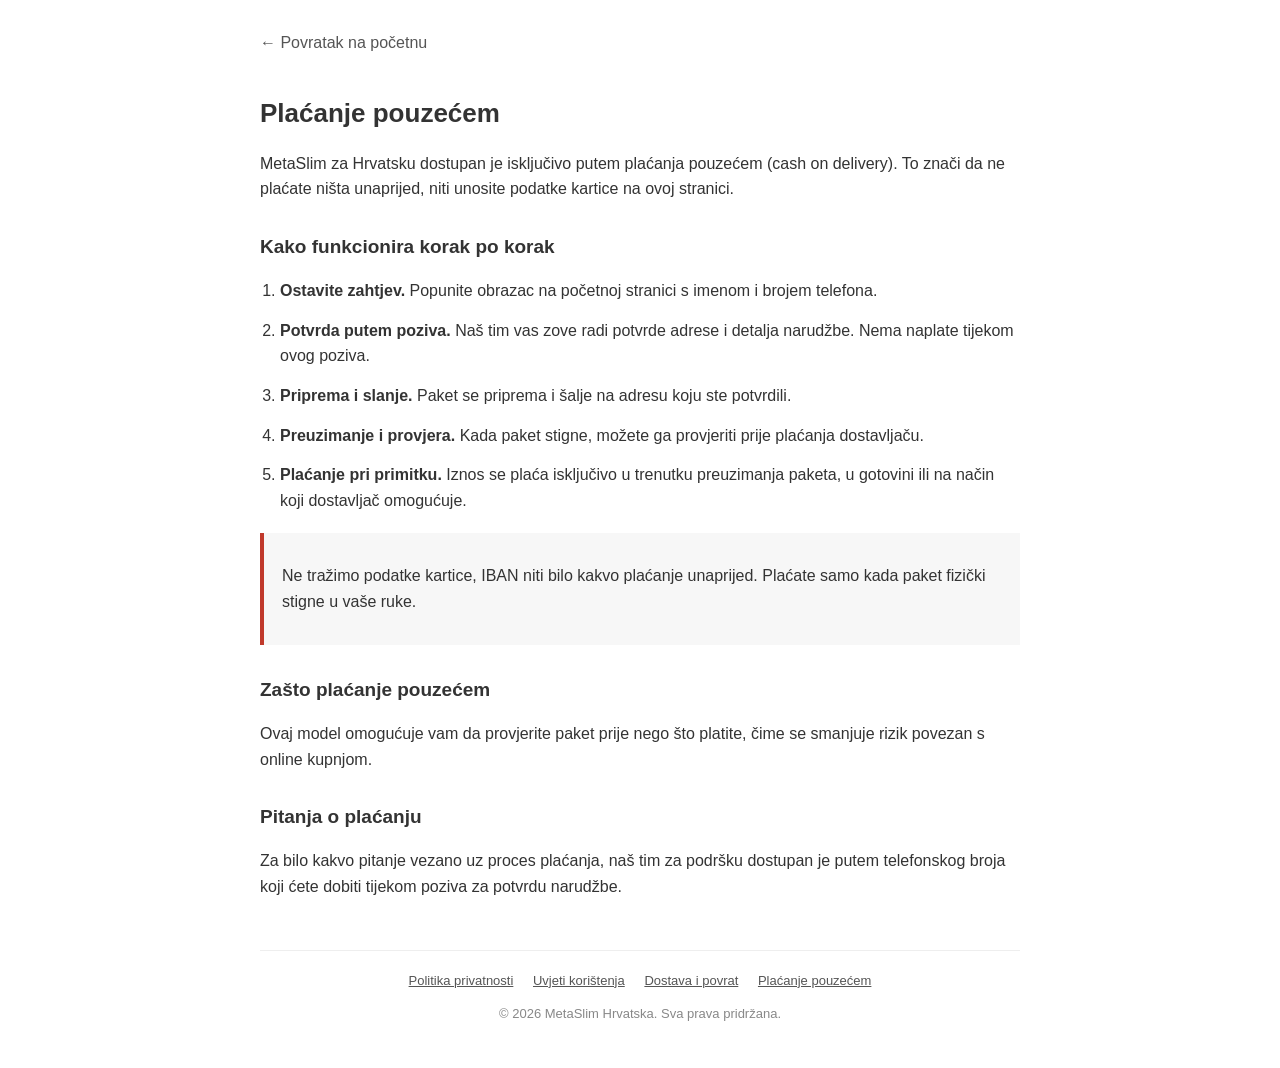
<file: placanje-pouzecem.html>
<!doctype html>
<html lang="hr-HR">
<head>
<meta charset="utf-8" />
<meta name="viewport" content="width=device-width, initial-scale=1.0" />
<title>Plaćanje pouzećem | MetaSlim Hrvatska</title>
<meta name="robots" content="noindex, follow" />
<style>
  body { font-family: Arial, Helvetica, sans-serif; max-width: 760px; margin: 0 auto; padding: 30px 20px; line-height: 1.6; color: #333; }
  h1 { font-size: 26px; margin-bottom: 10px; }
  h2 { font-size: 19px; margin-top: 30px; }
  a.back { display: inline-block; margin-bottom: 20px; color: #555; text-decoration: none; }
  a.back:hover { text-decoration: underline; }
  ol.steps { padding-left: 20px; }
  ol.steps li { margin-bottom: 14px; }
  .highlight { background: #f7f7f7; border-left: 4px solid #c0392b; padding: 14px 18px; margin: 20px 0; }
  footer { margin-top: 50px; padding-top: 20px; border-top: 1px solid #eee; font-size: 13px; text-align: center; color: #888; }
  footer a { color: #555; margin: 0 8px; text-decoration: underline; }
</style>
</head>
<body>
  <a class="back" href="index.html">&larr; Povratak na početnu</a>
  <h1>Plaćanje pouzećem</h1>
  <p>MetaSlim za Hrvatsku dostupan je isključivo putem plaćanja pouzećem (cash on delivery). To znači da ne plaćate ništa unaprijed, niti unosite podatke kartice na ovoj stranici.</p>

  <h2>Kako funkcionira korak po korak</h2>
  <ol class="steps">
    <li><strong>Ostavite zahtjev.</strong> Popunite obrazac na početnoj stranici s imenom i brojem telefona.</li>
    <li><strong>Potvrda putem poziva.</strong> Naš tim vas zove radi potvrde adrese i detalja narudžbe. Nema naplate tijekom ovog poziva.</li>
    <li><strong>Priprema i slanje.</strong> Paket se priprema i šalje na adresu koju ste potvrdili.</li>
    <li><strong>Preuzimanje i provjera.</strong> Kada paket stigne, možete ga provjeriti prije plaćanja dostavljaču.</li>
    <li><strong>Plaćanje pri primitku.</strong> Iznos se plaća isključivo u trenutku preuzimanja paketa, u gotovini ili na način koji dostavljač omogućuje.</li>
  </ol>

  <div class="highlight">
    <p>Ne tražimo podatke kartice, IBAN niti bilo kakvo plaćanje unaprijed. Plaćate samo kada paket fizički stigne u vaše ruke.</p>
  </div>

  <h2>Zašto plaćanje pouzećem</h2>
  <p>Ovaj model omogućuje vam da provjerite paket prije nego što platite, čime se smanjuje rizik povezan s online kupnjom.</p>

  <h2>Pitanja o plaćanju</h2>
  <p>Za bilo kakvo pitanje vezano uz proces plaćanja, naš tim za podršku dostupan je putem telefonskog broja koji ćete dobiti tijekom poziva za potvrdu narudžbe.</p>

  <footer>
    <nav>
      <a href="politika-privatnosti.html">Politika privatnosti</a>
      <a href="uvjeti-koristenja.html">Uvjeti korištenja</a>
      <a href="dostava-i-povrat.html">Dostava i povrat</a>
      <a href="placanje-pouzecem.html">Plaćanje pouzećem</a>
    </nav>
    <p>&copy; <script>document.write(new Date().getFullYear())</script> MetaSlim Hrvatska. Sva prava pridržana.</p>
  </footer>
</body>
</html>
</file>
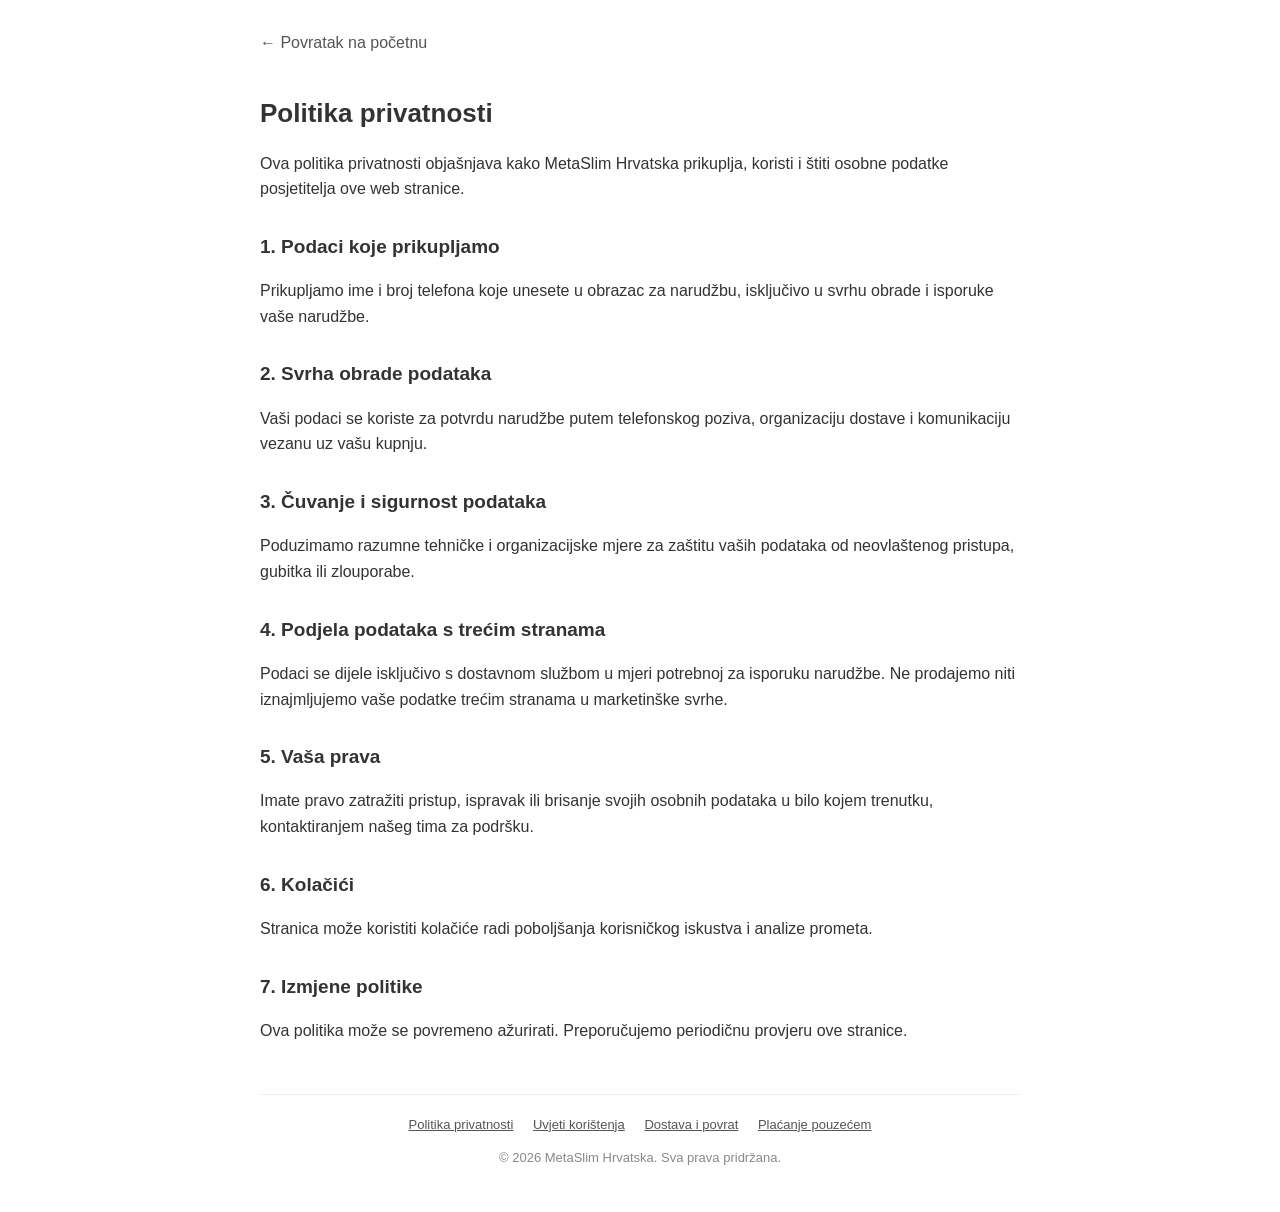
<file: politika-privatnosti.html>
<!doctype html>
<html lang="hr-HR">
<head>
<meta charset="utf-8" />
<meta name="viewport" content="width=device-width, initial-scale=1.0" />
<title>Politika privatnosti | MetaSlim Hrvatska</title>
<meta name="robots" content="noindex, follow" />
<style>
  body { font-family: Arial, Helvetica, sans-serif; max-width: 760px; margin: 0 auto; padding: 30px 20px; line-height: 1.6; color: #333; }
  h1 { font-size: 26px; margin-bottom: 10px; }
  h2 { font-size: 19px; margin-top: 30px; }
  a.back { display: inline-block; margin-bottom: 20px; color: #555; text-decoration: none; }
  a.back:hover { text-decoration: underline; }
  footer { margin-top: 50px; padding-top: 20px; border-top: 1px solid #eee; font-size: 13px; text-align: center; color: #888; }
  footer a { color: #555; margin: 0 8px; text-decoration: underline; }
</style>
</head>
<body>
  <a class="back" href="index.html">&larr; Povratak na početnu</a>
  <h1>Politika privatnosti</h1>
  <p>Ova politika privatnosti objašnjava kako MetaSlim Hrvatska prikuplja, koristi i štiti osobne podatke posjetitelja ove web stranice.</p>

  <h2>1. Podaci koje prikupljamo</h2>
  <p>Prikupljamo ime i broj telefona koje unesete u obrazac za narudžbu, isključivo u svrhu obrade i isporuke vaše narudžbe.</p>

  <h2>2. Svrha obrade podataka</h2>
  <p>Vaši podaci se koriste za potvrdu narudžbe putem telefonskog poziva, organizaciju dostave i komunikaciju vezanu uz vašu kupnju.</p>

  <h2>3. Čuvanje i sigurnost podataka</h2>
  <p>Poduzimamo razumne tehničke i organizacijske mjere za zaštitu vaših podataka od neovlaštenog pristupa, gubitka ili zlouporabe.</p>

  <h2>4. Podjela podataka s trećim stranama</h2>
  <p>Podaci se dijele isključivo s dostavnom službom u mjeri potrebnoj za isporuku narudžbe. Ne prodajemo niti iznajmljujemo vaše podatke trećim stranama u marketinške svrhe.</p>

  <h2>5. Vaša prava</h2>
  <p>Imate pravo zatražiti pristup, ispravak ili brisanje svojih osobnih podataka u bilo kojem trenutku, kontaktiranjem našeg tima za podršku.</p>

  <h2>6. Kolačići</h2>
  <p>Stranica može koristiti kolačiće radi poboljšanja korisničkog iskustva i analize prometa.</p>

  <h2>7. Izmjene politike</h2>
  <p>Ova politika može se povremeno ažurirati. Preporučujemo periodičnu provjeru ove stranice.</p>

  <footer>
    <nav>
      <a href="politika-privatnosti.html">Politika privatnosti</a>
      <a href="uvjeti-koristenja.html">Uvjeti korištenja</a>
      <a href="dostava-i-povrat.html">Dostava i povrat</a>
      <a href="placanje-pouzecem.html">Plaćanje pouzećem</a>
    </nav>
    <p>&copy; <script>document.write(new Date().getFullYear())</script> MetaSlim Hrvatska. Sva prava pridržana.</p>
  </footer>
</body>
</html>
</file>
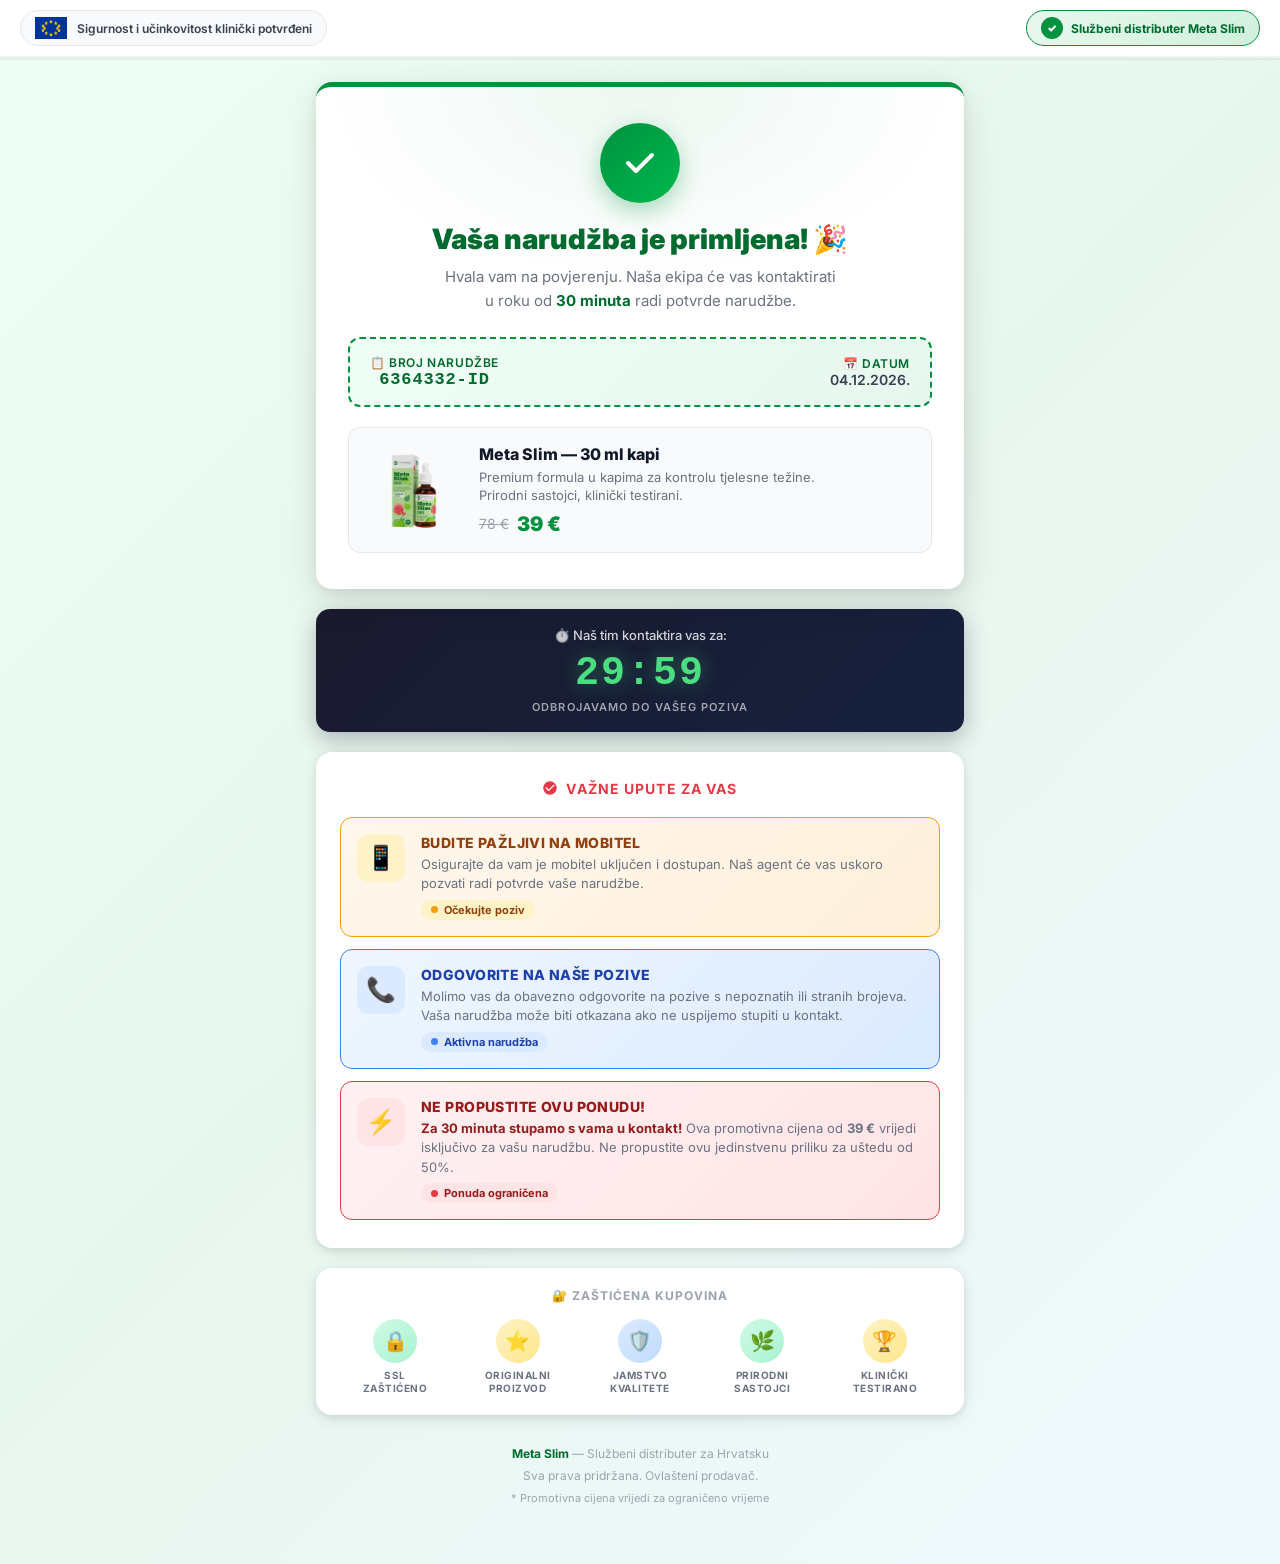
<file: success.html>
<!DOCTYPE html>
<html lang="hr-HR">
<head>
  <meta http-equiv="Content-Type" content="text/html; charset=UTF-8">
  <meta name="viewport" content="width=device-width, initial-scale=1.0, maximum-scale=1.0">
  <title>Hvala na narudžbi! | Meta Slim</title>
  <meta name="description" content="Vaša narudžba Meta Slim je primljena. Uskoro ćemo vas kontaktirati.">
  <link href="https://fonts.googleapis.com/css2?family=Inter:wght@300;400;500;600;700;800;900&display=swap" rel="stylesheet">
  <style>
    *, *::before, *::after { box-sizing: border-box; margin: 0; padding: 0; }

    :root {
      --green: #00923F;
      --green-dark: #006B2E;
      --green-light: #E8F7EE;
      --gold: #F5A623;
      --red: #E63946;
      --white: #FFFFFF;
      --gray-50: #F9FAFB;
      --gray-100: #F3F4F6;
      --gray-200: #E5E7EB;
      --gray-700: #374151;
      --gray-900: #111827;
      --shadow-sm: 0 1px 3px rgba(0,0,0,0.08), 0 1px 2px rgba(0,0,0,0.04);
      --shadow-md: 0 4px 16px rgba(0,0,0,0.10), 0 2px 6px rgba(0,0,0,0.06);
      --shadow-lg: 0 10px 40px rgba(0,0,0,0.12), 0 4px 12px rgba(0,0,0,0.08);
      --radius: 16px;
    }

    html { scroll-behavior: smooth; }

    body {
      font-family: 'Inter', sans-serif;
      background: linear-gradient(135deg, #F0FFF5 0%, #E8F7EE 50%, #F0F9FF 100%);
      min-height: 100vh;
      color: var(--gray-900);
    }

    /* ===== TOPBAR ===== */
    .topbar {
      background: var(--white);
      border-bottom: 2px solid var(--green-light);
      padding: 10px 20px;
      display: flex;
      align-items: center;
      justify-content: space-between;
      flex-wrap: wrap;
      gap: 10px;
      box-shadow: var(--shadow-sm);
    }

    .topbar-badge {
      display: flex;
      align-items: center;
      gap: 10px;
      font-size: 12px;
      font-weight: 600;
      color: var(--gray-700);
      background: var(--gray-50);
      border: 1px solid var(--gray-200);
      border-radius: 100px;
      padding: 6px 14px;
    }

    .eu-flag {
      width: 32px;
      height: 22px;
      flex-shrink: 0;
    }

    .distributor-badge {
      display: flex;
      align-items: center;
      gap: 8px;
      font-size: 12px;
      font-weight: 700;
      color: var(--green-dark);
      background: linear-gradient(135deg, #E8F7EE, #D1F0DC);
      border: 1.5px solid var(--green);
      border-radius: 100px;
      padding: 6px 14px;
    }

    .distributor-icon {
      width: 22px;
      height: 22px;
      background: var(--green);
      border-radius: 50%;
      display: flex;
      align-items: center;
      justify-content: center;
      color: white;
      font-size: 11px;
      font-weight: 900;
    }

    /* ===== MAIN CONTAINER ===== */
    .container {
      max-width: 680px;
      margin: 0 auto;
      padding: 24px 16px 48px;
    }

    /* ===== SUCCESS CARD ===== */
    .success-card {
      background: var(--white);
      border-radius: var(--radius);
      box-shadow: var(--shadow-lg);
      padding: 36px 32px 28px;
      text-align: center;
      margin-bottom: 20px;
      border-top: 5px solid var(--green);
      position: relative;
      overflow: hidden;
    }

    .success-card::before {
      content: '';
      position: absolute;
      top: 0; left: 0; right: 0;
      height: 200px;
      background: radial-gradient(ellipse at 50% 0%, rgba(0,146,63,0.07) 0%, transparent 70%);
      pointer-events: none;
    }

    .check-circle {
      width: 80px;
      height: 80px;
      background: linear-gradient(135deg, #00923F, #00B84D);
      border-radius: 50%;
      display: flex;
      align-items: center;
      justify-content: center;
      margin: 0 auto 20px;
      box-shadow: 0 8px 24px rgba(0,146,63,0.35);
      animation: popIn 0.6s cubic-bezier(0.175, 0.885, 0.32, 1.275) both;
    }

    .check-circle svg { width: 44px; height: 44px; }

    @keyframes popIn {
      0% { transform: scale(0); opacity: 0; }
      100% { transform: scale(1); opacity: 1; }
    }

    .success-title {
      font-size: 28px;
      font-weight: 900;
      color: var(--green-dark);
      margin-bottom: 8px;
      line-height: 1.2;
    }

    .success-subtitle {
      font-size: 15px;
      color: #6B7280;
      line-height: 1.6;
      margin-bottom: 24px;
    }

    /* ===== ORDER BOX ===== */
    .order-box {
      background: linear-gradient(135deg, #F0FFF5, #E8F7EE);
      border: 2px dashed var(--green);
      border-radius: 12px;
      padding: 16px 20px;
      margin-bottom: 20px;
      display: flex;
      align-items: center;
      justify-content: space-between;
      flex-wrap: wrap;
      gap: 8px;
    }

    .order-label {
      font-size: 12px;
      font-weight: 600;
      color: var(--green-dark);
      text-transform: uppercase;
      letter-spacing: 0.05em;
    }

    .order-number {
      font-size: 17px;
      font-weight: 800;
      color: var(--green-dark);
      font-family: 'Courier New', monospace;
      letter-spacing: 0.05em;
    }

    /* ===== PRODUCT SECTION ===== */
    .product-section {
      display: flex;
      align-items: center;
      gap: 20px;
      background: var(--gray-50);
      border-radius: 12px;
      padding: 16px 20px;
      margin-bottom: 8px;
      border: 1px solid var(--gray-200);
      text-align: left;
    }

    .product-img {
      width: 90px;
      height: 90px;
      object-fit: contain;
      flex-shrink: 0;
      border-radius: 10px;
    }

    .product-info h3 {
      font-size: 16px;
      font-weight: 800;
      color: var(--gray-900);
      margin-bottom: 4px;
    }

    .product-info p {
      font-size: 13px;
      color: #6B7280;
      line-height: 1.4;
      margin-bottom: 8px;
    }

    .price-tag {
      display: inline-flex;
      align-items: center;
      gap: 8px;
    }

    .price-old {
      font-size: 14px;
      color: #9CA3AF;
      text-decoration: line-through;
    }

    .price-new {
      font-size: 20px;
      font-weight: 900;
      color: var(--green);
    }

    /* ===== URGENCY SECTION ===== */
    .urgency-section {
      background: var(--white);
      border-radius: var(--radius);
      box-shadow: var(--shadow-md);
      padding: 28px 24px;
      margin-bottom: 20px;
    }

    .urgency-title {
      font-size: 14px;
      font-weight: 700;
      text-transform: uppercase;
      letter-spacing: 0.08em;
      color: var(--red);
      text-align: center;
      margin-bottom: 20px;
      display: flex;
      align-items: center;
      justify-content: center;
      gap: 8px;
    }

    .trigger-item {
      display: flex;
      align-items: flex-start;
      gap: 16px;
      padding: 16px;
      border-radius: 12px;
      margin-bottom: 12px;
      position: relative;
      transition: transform 0.2s;
    }

    .trigger-item:last-child { margin-bottom: 0; }

    .trigger-item:hover { transform: translateX(3px); }

    .trigger-1 { background: linear-gradient(135deg, #FFF7ED, #FFF0DB); border: 1.5px solid #F59E0B; }
    .trigger-2 { background: linear-gradient(135deg, #EFF6FF, #DBEAFE); border: 1.5px solid #3B82F6; }
    .trigger-3 { background: linear-gradient(135deg, #FFF1F2, #FFE4E6); border: 1.5px solid var(--red); }

    .trigger-icon {
      width: 48px;
      height: 48px;
      border-radius: 12px;
      display: flex;
      align-items: center;
      justify-content: center;
      font-size: 24px;
      flex-shrink: 0;
    }

    .trigger-1 .trigger-icon { background: #FEF3C7; }
    .trigger-2 .trigger-icon { background: #DBEAFE; }
    .trigger-3 .trigger-icon { background: #FFE4E6; }

    .trigger-content { flex: 1; }

    .trigger-heading {
      font-size: 14px;
      font-weight: 800;
      letter-spacing: 0.03em;
      margin-bottom: 4px;
    }

    .trigger-1 .trigger-heading { color: #92400E; }
    .trigger-2 .trigger-heading { color: #1E40AF; }
    .trigger-3 .trigger-heading { color: #991B1B; }

    .trigger-desc {
      font-size: 13px;
      line-height: 1.5;
      color: #6B7280;
    }

    /* Pulse badge */
    .pulse-badge {
      display: inline-flex;
      align-items: center;
      gap: 6px;
      font-size: 11px;
      font-weight: 700;
      border-radius: 100px;
      padding: 3px 10px;
      margin-top: 6px;
    }

    .pulse-dot {
      width: 7px;
      height: 7px;
      border-radius: 50%;
      animation: pulse 1.5s ease-in-out infinite;
    }

    .badge-orange { background: #FEF3C7; color: #92400E; }
    .badge-orange .pulse-dot { background: #F59E0B; }
    .badge-blue { background: #DBEAFE; color: #1E40AF; }
    .badge-blue .pulse-dot { background: #3B82F6; }
    .badge-red { background: #FFE4E6; color: #991B1B; }
    .badge-red .pulse-dot { background: var(--red); }

    @keyframes pulse {
      0%, 100% { transform: scale(1); opacity: 1; }
      50% { transform: scale(1.4); opacity: 0.7; }
    }

    /* ===== COUNTDOWN BANNER ===== */
    .countdown-banner {
      background: linear-gradient(135deg, #1A1A2E, #16213E);
      border-radius: 14px;
      padding: 18px 20px;
      color: white;
      text-align: center;
      margin-bottom: 20px;
      box-shadow: 0 8px 24px rgba(26,26,46,0.3);
    }

    .countdown-banner p {
      font-size: 13px;
      opacity: 0.8;
      margin-bottom: 8px;
      font-weight: 500;
    }

    .countdown-timer {
      font-size: 40px;
      font-weight: 900;
      font-family: 'Courier New', monospace;
      color: #4ADE80;
      letter-spacing: 0.05em;
      text-shadow: 0 0 20px rgba(74,222,128,0.4);
    }

    .countdown-label {
      font-size: 11px;
      font-weight: 600;
      letter-spacing: 0.1em;
      text-transform: uppercase;
      opacity: 0.6;
      margin-top: 4px;
    }

    /* ===== SECURITY SEALS ===== */
    .seals-section {
      background: var(--white);
      border-radius: var(--radius);
      box-shadow: var(--shadow-md);
      padding: 20px 24px;
      margin-bottom: 20px;
    }

    .seals-title {
      font-size: 12px;
      font-weight: 700;
      text-transform: uppercase;
      letter-spacing: 0.08em;
      color: #9CA3AF;
      text-align: center;
      margin-bottom: 16px;
    }

    .seals-grid {
      display: flex;
      justify-content: space-around;
      flex-wrap: wrap;
      gap: 12px;
    }

    .seal-item {
      display: flex;
      flex-direction: column;
      align-items: center;
      gap: 6px;
      text-align: center;
    }

    .seal-icon {
      width: 44px;
      height: 44px;
      border-radius: 50%;
      display: flex;
      align-items: center;
      justify-content: center;
      font-size: 20px;
    }

    .seal-green { background: linear-gradient(135deg, #D1FAE5, #A7F3D0); }
    .seal-blue { background: linear-gradient(135deg, #DBEAFE, #BFDBFE); }
    .seal-gold { background: linear-gradient(135deg, #FEF3C7, #FDE68A); }

    .seal-label {
      font-size: 10px;
      font-weight: 700;
      color: #6B7280;
      text-transform: uppercase;
      letter-spacing: 0.05em;
      max-width: 70px;
      line-height: 1.3;
    }

    /* ===== FOOTER INFO ===== */
    .footer-info {
      text-align: center;
      font-size: 12px;
      color: #9CA3AF;
      line-height: 1.8;
      padding: 8px 0;
    }

    .footer-info strong { color: var(--green-dark); }

    /* ===== RESPONSIVE ===== */
    @media (max-width: 480px) {
      .success-card { padding: 24px 18px; }
      .success-title { font-size: 22px; }
      .topbar { justify-content: center; }
      .topbar-badge, .distributor-badge { font-size: 11px; }
      .product-section { flex-direction: column; text-align: center; }
      .product-img { width: 120px; height: 120px; }
      .countdown-timer { font-size: 32px; }
    }
  </style>
  <script type="text/javascript">
    (function(c,l,a,r,i,t,y){
        c[a]=c[a]||function(){(c[a].q=c[a].q||[]).push(arguments)};
        t=l.createElement(r);t.async=1;t.src="https://www.clarity.ms/tag/"+i;
        y=l.getElementsByTagName(r)[0];y.parentNode.insertBefore(t,y);
    })(window, document, "clarity", "script", "x8lns5r0dm");
</script>
</head>
<body>

  <!-- ===== TOPBAR ===== -->
  <div class="topbar">
    <div class="topbar-badge">
      <!-- EU Flag SVG -->
      <svg class="eu-flag" viewBox="0 0 32 22" xmlns="http://www.w3.org/2000/svg">
        <rect width="32" height="22" fill="#003399"/>
        <g fill="#FFCC00">
          <polygon points="16,2.5 16.5,4 17.9,4 16.8,5 17.2,6.5 16,5.7 14.8,6.5 15.2,5 14.1,4 15.5,4"/>
          <polygon points="16,15.5 16.5,17 17.9,17 16.8,18 17.2,19.5 16,18.7 14.8,19.5 15.2,18 14.1,17 15.5,17"/>
          <polygon points="9.5,9 10,10.5 11.4,10.5 10.3,11.5 10.7,13 9.5,12.2 8.3,13 8.7,11.5 7.6,10.5 9,10.5"/>
          <polygon points="22.5,9 23,10.5 24.4,10.5 23.3,11.5 23.7,13 22.5,12.2 21.3,13 21.7,11.5 20.6,10.5 22,10.5"/>
          <polygon points="11.2,4 11.7,5.5 13.1,5.5 12,6.5 12.4,8 11.2,7.2 10,8 10.4,6.5 9.3,5.5 10.7,5.5"/>
          <polygon points="20.8,4 21.3,5.5 22.7,5.5 21.6,6.5 22,8 20.8,7.2 19.6,8 20,6.5 18.9,5.5 20.3,5.5"/>
          <polygon points="11.2,14 11.7,15.5 13.1,15.5 12,16.5 12.4,18 11.2,17.2 10,18 10.4,16.5 9.3,15.5 10.7,15.5"/>
          <polygon points="20.8,14 21.3,15.5 22.7,15.5 21.6,16.5 22,18 20.8,17.2 19.6,18 20,16.5 18.9,15.5 20.3,15.5"/>
          <polygon points="8,6.8 8.5,8.3 9.9,8.3 8.8,9.3 9.2,10.8 8,10 6.8,10.8 7.2,9.3 6.1,8.3 7.5,8.3"/>
          <polygon points="24,6.8 24.5,8.3 25.9,8.3 24.8,9.3 25.2,10.8 24,10 22.8,10.8 23.2,9.3 22.1,8.3 23.5,8.3"/>
          <polygon points="8,11.2 8.5,12.7 9.9,12.7 8.8,13.7 9.2,15.2 8,14.4 6.8,15.2 7.2,13.7 6.1,12.7 7.5,12.7"/>
          <polygon points="24,11.2 24.5,12.7 25.9,12.7 24.8,13.7 25.2,15.2 24,14.4 22.8,15.2 23.2,13.7 22.1,12.7 23.5,12.7"/>
        </g>
      </svg>
      <span>Sigurnost i učinkovitost klinički potvrđeni</span>
    </div>

    <div class="distributor-badge">
      <div class="distributor-icon">✓</div>
      <span>Službeni distributer Meta Slim</span>
    </div>
  </div>

  <!-- ===== MAIN CONTENT ===== -->
  <div class="container">

    <!-- Success card -->
    <div class="success-card">
      <div class="check-circle">
        <svg viewBox="0 0 44 44" fill="none" xmlns="http://www.w3.org/2000/svg">
          <path d="M10 22L18 30L34 14" stroke="white" stroke-width="4" stroke-linecap="round" stroke-linejoin="round"/>
        </svg>
      </div>
      <h1 class="success-title">Vaša narudžba je primljena! 🎉</h1>
      <p class="success-subtitle">
        Hvala vam na povjerenju. Naša ekipa će vas kontaktirati<br>
        u roku od <strong style="color: var(--green-dark);">30 minuta</strong> radi potvrde narudžbe.
      </p>

      <!-- Order number -->
      <div class="order-box">
        <div>
          <div class="order-label">📋 Broj narudžbe</div>
          <div class="order-number" id="orderNum">—</div>
        </div>
        <div style="text-align:right;">
          <div class="order-label">📅 Datum</div>
          <div style="font-size:14px; font-weight:600; color: var(--gray-700);" id="orderDate">—</div>
        </div>
      </div>

      <!-- Product -->
      <div class="product-section">
        <img src="img/product.png" alt="Meta Slim" class="product-img" onerror="this.src='img/produc1t.png'">
        <div class="product-info">
          <h3>Meta Slim — 30 ml kapi</h3>
          <p>Premium formula u kapima za kontrolu tjelesne težine.<br>Prirodni sastojci, klinički testirani.</p>
          <div class="price-tag">
            <span class="price-old">78 €</span>
            <span class="price-new">39 €</span>
          </div>
        </div>
      </div>
    </div>

    <!-- Countdown -->
    <div class="countdown-banner">
      <p>⏱️ Naš tim kontaktira vas za:</p>
      <div class="countdown-timer" id="countdown">30:00</div>
      <div class="countdown-label">Odbrojavamo do vašeg poziva</div>
    </div>

    <!-- ===== URGENCY TRIGGERS ===== -->
    <div class="urgency-section">
      <div class="urgency-title">
        <svg width="16" height="16" viewBox="0 0 24 24" fill="currentColor"><path d="M12 2C6.48 2 2 6.48 2 12s4.48 10 10 10 10-4.48 10-10S17.52 2 12 2zm-2 15l-5-5 1.41-1.41L10 14.17l7.59-7.59L19 8l-9 9z"/></svg>
        VAŽNE UPUTE ZA VAS
      </div>

      <!-- Trigger 1 -->
      <div class="trigger-item trigger-1">
        <div class="trigger-icon">📱</div>
        <div class="trigger-content">
          <div class="trigger-heading">BUDITE PAŽLJIVI NA MOBITEL</div>
          <div class="trigger-desc">
            Osigurajte da vam je mobitel uključen i dostupan. Naš agent će vas uskoro pozvati radi potvrde vaše narudžbe.
          </div>
          <div class="pulse-badge badge-orange">
            <div class="pulse-dot"></div>
            Očekujte poziv
          </div>
        </div>
      </div>

      <!-- Trigger 2 -->
      <div class="trigger-item trigger-2">
        <div class="trigger-icon">📞</div>
        <div class="trigger-content">
          <div class="trigger-heading">ODGOVORITE NA NAŠE POZIVE</div>
          <div class="trigger-desc">
            Molimo vas da obavezno odgovorite na pozive s nepoznatih ili stranih brojeva. Vaša narudžba može biti otkazana ako ne uspijemo stupiti u kontakt.
          </div>
          <div class="pulse-badge badge-blue">
            <div class="pulse-dot"></div>
            Aktivna narudžba
          </div>
        </div>
      </div>

      <!-- Trigger 3 -->
      <div class="trigger-item trigger-3">
        <div class="trigger-icon">⚡</div>
        <div class="trigger-content">
          <div class="trigger-heading">NE PROPUSTITE OVU PONUDU!</div>
          <div class="trigger-desc">
            <strong style="color:#991B1B;">Za 30 minuta stupamo s vama u kontakt!</strong>
            Ova promotivna cijena od <strong>39 €</strong> vrijedi isključivo za vašu narudžbu. Ne propustite ovu jedinstvenu priliku za uštedu od 50%.
          </div>
          <div class="pulse-badge badge-red">
            <div class="pulse-dot"></div>
            Ponuda ograničena
          </div>
        </div>
      </div>
    </div>

    <!-- ===== SECURITY SEALS ===== -->
    <div class="seals-section">
      <div class="seals-title">🔐 Zaštićena kupovina</div>
      <div class="seals-grid">
        <div class="seal-item">
          <div class="seal-icon seal-green">🔒</div>
          <div class="seal-label">SSL Zaštićeno</div>
        </div>
        <div class="seal-item">
          <div class="seal-icon seal-gold">⭐</div>
          <div class="seal-label">Originalni proizvod</div>
        </div>
        <div class="seal-item">
          <div class="seal-icon seal-blue">🛡️</div>
          <div class="seal-label">Jamstvo kvalitete</div>
        </div>
        <div class="seal-item">
          <div class="seal-icon seal-green">🌿</div>
          <div class="seal-label">Prirodni sastojci</div>
        </div>
        <div class="seal-item">
          <div class="seal-icon seal-gold">🏆</div>
          <div class="seal-label">Klinički testirano</div>
        </div>
      </div>
    </div>

    <!-- Footer -->
    <div class="footer-info">
      <strong>Meta Slim</strong> — Službeni distributer za Hrvatsku<br>
      Sva prava pridržana. Ovlašteni prodavač.<br>
      <span style="font-size:11px;">* Promotivna cijena vrijedi za ograničeno vrijeme</span>
    </div>

  </div>

  <script>
    // ===== Generate order number =====
    (function () {
      var params = new URLSearchParams(window.location.search);
      var leadId = params.get('id');
      var orderId;

      if (leadId && leadId.trim() !== '') {
        orderId = leadId + '-ID';
      } else {
        // Generate random 7-digit number
        var rand = Math.floor(1000000 + Math.random() * 9000000);
        orderId = rand + '-ID';
      }

      document.getElementById('orderNum').textContent = orderId;

      // Format today's date in Croatian style
      var now = new Date();
      var day   = String(now.getDate()).padStart(2, '0');
      var month = String(now.getMonth() + 1).padStart(2, '0');
      var year  = now.getFullYear();
      document.getElementById('orderDate').textContent = day + '.' + month + '.' + year + '.';
    })();

    // ===== 30-minute countdown =====
    (function () {
      var total = 30 * 60; // 30 minutes in seconds
      var el = document.getElementById('countdown');

      function format(s) {
        var m = Math.floor(s / 60);
        var sec = s % 60;
        return String(m).padStart(2, '0') + ':' + String(sec).padStart(2, '0');
      }

      el.textContent = format(total);

      var timer = setInterval(function () {
        total--;
        if (total <= 0) {
          clearInterval(timer);
          el.textContent = '00:00';
          el.style.color = '#F87171';
          return;
        }
        el.textContent = format(total);
      }, 1000);
    })();
  </script>
</body>
</html>
</file>
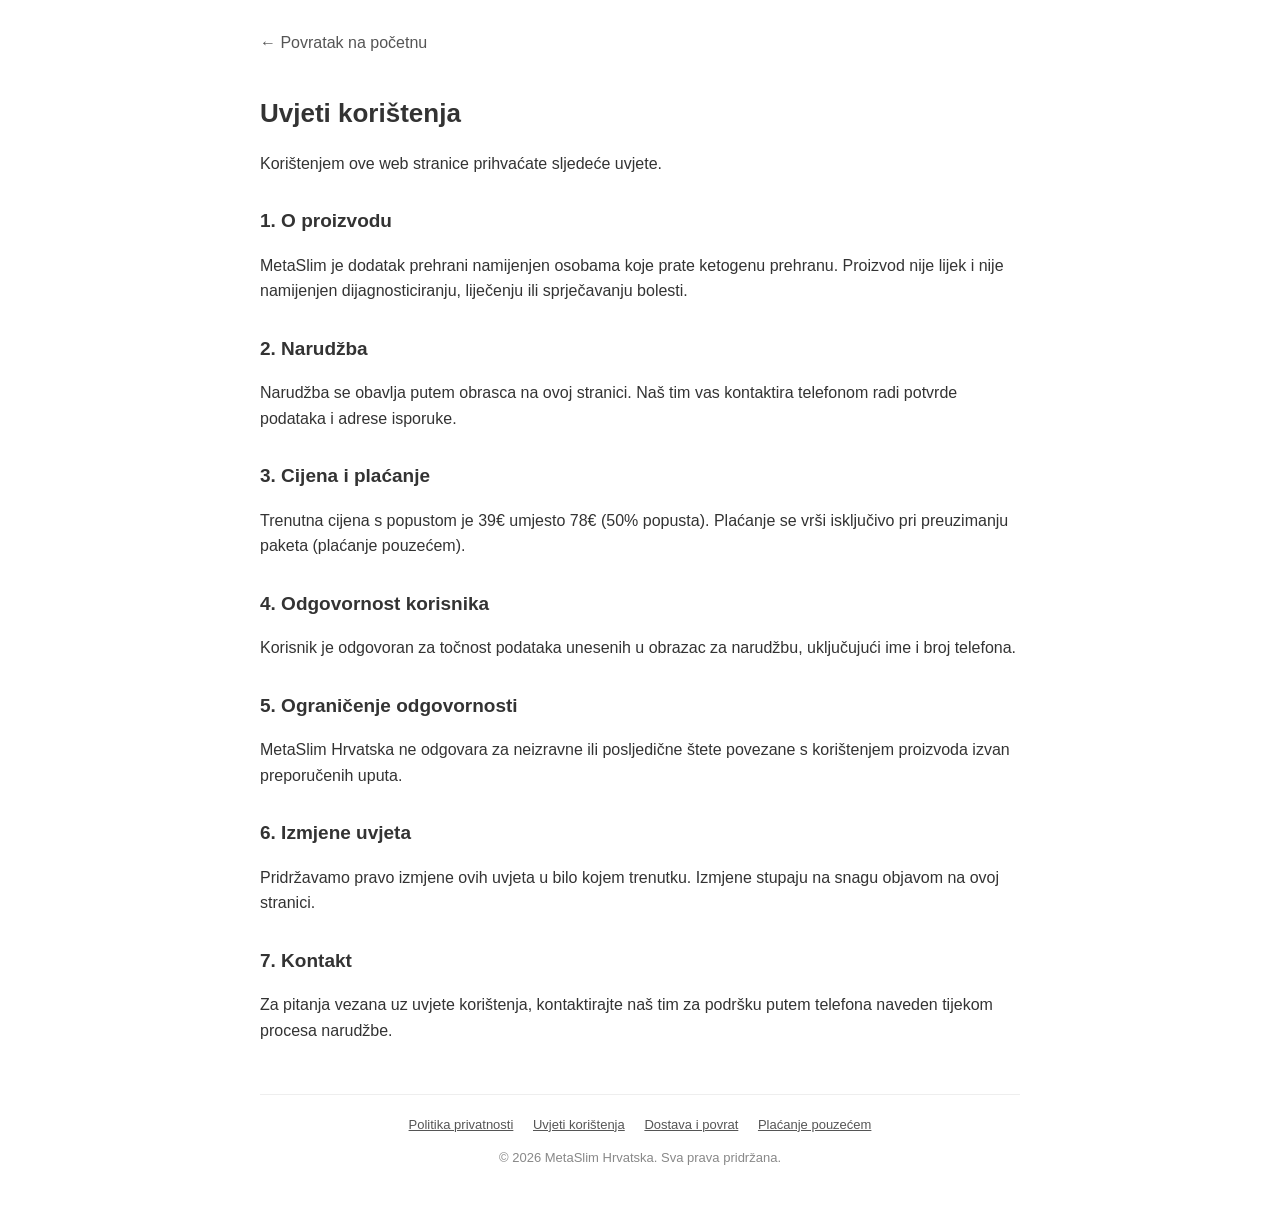
<file: uvjeti-koristenja.html>
<!doctype html>
<html lang="hr-HR">
<head>
<meta charset="utf-8" />
<meta name="viewport" content="width=device-width, initial-scale=1.0" />
<title>Uvjeti korištenja | MetaSlim Hrvatska</title>
<meta name="robots" content="noindex, follow" />
<style>
  body { font-family: Arial, Helvetica, sans-serif; max-width: 760px; margin: 0 auto; padding: 30px 20px; line-height: 1.6; color: #333; }
  h1 { font-size: 26px; margin-bottom: 10px; }
  h2 { font-size: 19px; margin-top: 30px; }
  a.back { display: inline-block; margin-bottom: 20px; color: #555; text-decoration: none; }
  a.back:hover { text-decoration: underline; }
  footer { margin-top: 50px; padding-top: 20px; border-top: 1px solid #eee; font-size: 13px; text-align: center; color: #888; }
  footer a { color: #555; margin: 0 8px; text-decoration: underline; }
</style>
</head>
<body>
  <a class="back" href="index.html">&larr; Povratak na početnu</a>
  <h1>Uvjeti korištenja</h1>
  <p>Korištenjem ove web stranice prihvaćate sljedeće uvjete.</p>

  <h2>1. O proizvodu</h2>
  <p>MetaSlim je dodatak prehrani namijenjen osobama koje prate ketogenu prehranu. Proizvod nije lijek i nije namijenjen dijagnosticiranju, liječenju ili sprječavanju bolesti.</p>

  <h2>2. Narudžba</h2>
  <p>Narudžba se obavlja putem obrasca na ovoj stranici. Naš tim vas kontaktira telefonom radi potvrde podataka i adrese isporuke.</p>

  <h2>3. Cijena i plaćanje</h2>
  <p>Trenutna cijena s popustom je 39€ umjesto 78€ (50% popusta). Plaćanje se vrši isključivo pri preuzimanju paketa (plaćanje pouzećem).</p>

  <h2>4. Odgovornost korisnika</h2>
  <p>Korisnik je odgovoran za točnost podataka unesenih u obrazac za narudžbu, uključujući ime i broj telefona.</p>

  <h2>5. Ograničenje odgovornosti</h2>
  <p>MetaSlim Hrvatska ne odgovara za neizravne ili posljedične štete povezane s korištenjem proizvoda izvan preporučenih uputa.</p>

  <h2>6. Izmjene uvjeta</h2>
  <p>Pridržavamo pravo izmjene ovih uvjeta u bilo kojem trenutku. Izmjene stupaju na snagu objavom na ovoj stranici.</p>

  <h2>7. Kontakt</h2>
  <p>Za pitanja vezana uz uvjete korištenja, kontaktirajte naš tim za podršku putem telefona naveden tijekom procesa narudžbe.</p>

  <footer>
    <nav>
      <a href="politika-privatnosti.html">Politika privatnosti</a>
      <a href="uvjeti-koristenja.html">Uvjeti korištenja</a>
      <a href="dostava-i-povrat.html">Dostava i povrat</a>
      <a href="placanje-pouzecem.html">Plaćanje pouzećem</a>
    </nav>
    <p>&copy; <script>document.write(new Date().getFullYear())</script> MetaSlim Hrvatska. Sva prava pridržana.</p>
  </footer>
</body>
</html>
</file>
<file: css/style.css>
﻿@charset "UTF-8";

.color_alt {
	color: #9ca0ae
}

.color_alt_2 {
	color: #17b9dc
}

.color_light {
	color: #797979
}

.c_h {
	color: #2b3542
}

@font-face {
	font-family: 'Gilroy';
	src: url('../fonts/Gilroy-Light.eot');
	src: url('../fonts/Gilroy-Light.eot?#iefix') format('embedded-opentype'),
		  url('../fonts/Gilroy-Light.svg#Gilroy-Light') format('svg'),
		  url('../fonts/Gilroy-Light.ttf') format('truetype'),
		  url('../fonts/Gilroy-Light.woff') format('woff'),
		  url('../fonts/Gilroy-Light.woff2') format('woff2');
	font-weight: 300;
	font-style: normal;
 }

 @font-face {
	font-family: 'Gilroy';
	src: url('../fonts/Gilroy-Regular.eot');
	src: url('../fonts/Gilroy-Regular.eot?#iefix') format('embedded-opentype'),
		  url('../fonts/Gilroy-Regular.svg#Gilroy-Regular') format('svg'),
		  url('../fonts/Gilroy-Regular.ttf') format('truetype'),
		  url('../fonts/Gilroy-Regular.woff') format('woff'),
		  url('../fonts/Gilroy-Regular.woff2') format('woff2');
	font-weight: normal;
	font-style: normal;
 }
 
 @font-face {
	font-family: 'Gilroy';
	src: url('../fonts/Gilroy-Bold.eot');
	src: url('../fonts/Gilroy-Bold.eot?#iefix') format('embedded-opentype'),
		  url('../fonts/Gilroy-Bold.svg#Gilroy-Bold') format('svg'),
		  url('../fonts/Gilroy-Bold.ttf') format('truetype'),
		  url('../fonts/Gilroy-Bold.woff') format('woff'),
		  url('../fonts/Gilroy-Bold.woff2') format('woff2');
	font-weight: 700;
	font-style: normal;
 }
 
 

.is-grid {
	display: -webkit-box;
	display: -ms-flexbox;
	display: flex;
	-ms-flex-wrap: wrap;
	flex-wrap: wrap;
	padding: 0;
	list-style: none
}

.mw.alignleft {
	margin-right: 2em
}

.mw.alignright {
	margin-left: 2em
}

.mw.is-grid {
	display: -webkit-box;
	display: -ms-flexbox;
	display: flex;
	-webkit-box-align: center;
	-ms-flex-align: center;
	align-items: center;
	-ms-flex-wrap: wrap;
	flex-wrap: wrap;
	padding: 0;
	list-style: none
}

@media (min-width:960px) {
	.mw.cols-2 .col {
		width: calc((100% / 2) - 32px)
	}

	.mw.cols-3 .col {
		width: calc((100% / 3) - 32px)
	}

	.mw.cols-4 .col {
		width: calc((100% / 4) - 32px)
	}

	.mw.cols-5 .col {
		width: calc((100% / 5) - 32px)
	}

	.mw.cols-6 .col {
		width: calc((100% / 6) - 32px)
	}
}


/*! normalize.css v8.0.0 | MIT License | github.com/necolas/normalize.css */

html {
	line-height: 1.15;
	-webkit-text-size-adjust: 100%
}

body {
	margin: 0
}

h1 {
	font-size: 2em;
	margin: .67em 0
}

hr {
	-webkit-box-sizing: content-box;
	box-sizing: content-box;
	height: 0;
	overflow: visible
}

pre {
	font-family: monospace, monospace;
	font-size: 1em
}

a {
	background-color: transparent
}

abbr[title] {
	border-bottom: none;
	text-decoration: underline;
	-webkit-text-decoration: underline dotted;
	text-decoration: underline dotted
}

b,
strong {
	font-weight: bolder
}

code,
kbd,
samp {
	font-family: monospace, monospace;
	font-size: 1em
}

small {
	font-size: 80%
}

sub,
sup {
	font-size: 75%;
	line-height: 0;
	position: relative;
	vertical-align: baseline
}

sub {
	bottom: -.25em
}

sup {
	top: -.5em
}

img {
	border-style: none
}

button,
input,
optgroup,
select,
textarea {
	font-family: inherit;
	font-size: 100%;
	line-height: 1.15;
	margin: 0
}

button,
input {
	overflow: visible
}

button,
select {
	text-transform: none
}

[type=button],
[type=reset],
[type=submit],
button {
	-webkit-appearance: button
}

[type=button]::-moz-focus-inner,
[type=reset]::-moz-focus-inner,
[type=submit]::-moz-focus-inner,
button::-moz-focus-inner {
	border-style: none;
	padding: 0
}

[type=button]:-moz-focusring,
[type=reset]:-moz-focusring,
[type=submit]:-moz-focusring,
button:-moz-focusring {
	outline: 1px dotted ButtonText
}

fieldset {
	padding: .35em .75em .625em
}

legend {
	-webkit-box-sizing: border-box;
	box-sizing: border-box;
	color: inherit;
	display: table;
	max-width: 100%;
	padding: 0;
	/* white-space: normal */
}

progress {
	vertical-align: baseline
}

textarea {
	overflow: auto
}

[type=checkbox],
[type=radio] {
	-webkit-box-sizing: border-box;
	box-sizing: border-box;
	padding: 0
}

[type=number]::-webkit-inner-spin-button,
[type=number]::-webkit-outer-spin-button {
	height: auto
}

[type=search] {
	-webkit-appearance: textfield;
	outline-offset: -2px
}

[type=search]::-webkit-search-decoration {
	-webkit-appearance: none
}

::-webkit-file-upload-button {
	-webkit-appearance: button;
	font: inherit
}

details {
	display: block
}

summary {
	display: list-item
}

template {
	display: none
}

[hidden] {
	display: none
}

:focus {
	outline: 0
}

html {
	font-size: 16px
}

body {
	-webkit-font-smoothing: antialiased;
	-moz-osx-font-smoothing: grayscale;
	color: #000;
	font-family: Gilroy, sans-serif;
	font-weight: 400;
	font-size: 1em;
	line-height: 1.2;
	margin: 0;
	text-rendering: optimizeLegibility
}

button,
input,
optgroup,
select,
textarea {
	color: #000;
	font-family: Gilroy, sans-serif;
	font-weight: 400;
	line-height: 1.5;
	text-rendering: optimizeLegibility
}

p {
	margin: 0;
	font-weight: 400
}

h1,
h2,
h3,
h4,
h5,
h6 {
	letter-spacing: -.02em;
	line-height: 1.2;
	/* -webkit-font-smoothing: antialiased; */
	/* -moz-osx-font-smoothing: grayscale; */
	/* overflow-wrap: break-word; */
	/* -webkit-hyphens: auto; */
	/* -ms-hyphens: auto; */
	/* hyphens: auto; */
	font-family: Gilroy, sans-serif;
	font-weight: 300
}

strong {
	font-weight: 700
}

h1 {
	font-size: 2.5em
}

h2 {
	font-size: 2em
}

h3 {
	font-size: 1.25em
}

h4 {
	font-size: 1em
}

h5 {
	font-size: 1em
}

h6 {
	font-size: .8928571429em
}

.before_title,
.content .before_title {
	margin: 1.5em auto
}

@media only screen and (min-width:768px) {

	.before_title,
	.content .before_title {
		margin-bottom: 0
	}
}

blockquote {
	-webkit-hyphens: auto;
	-ms-hyphens: auto;
	hyphens: auto;
	word-break: break-word
}

.w_400 {
	font-weight: 400
}

.w_600 {
	font-weight: 600
}

.w_700 {
	font-weight: 700
}

.w_900 {
	font-weight: 900
}

.up {
	text-transform: uppercase
}

html {
	-webkit-box-sizing: border-box;
	box-sizing: border-box
}

::selection {
	background-color: #cfdfff
}

*,
:after,
:before {
	-webkit-box-sizing: inherit;
	box-sizing: inherit
}

body {
	background-color: #fff
}

a {
	-webkit-transition: color 110ms ease-in-out;
	transition: color 110ms ease-in-out;
	color: #9ca0ae
}

a:active,
a:hover {
	/*color: #808597;*/
	outline: 0;
	text-decoration: none
}

a:focus {
	/*outline: thin;*/
	/*outline-style: dotted;*/
	/*text-decoration: underline*/
}

@media only screen and (min-width:1024px) {

	.content h1,
	.content h2,
	.content h3,
	.content h4,
	.content h5,
	.content h6 {
		margin: calc(3 * 1rem) 0 1em
	}
}

h1,
h2,
h3,
h4,
h5,
h6 {
	clear: both;
	margin: 1.5rem 0
}

@media only screen and (min-width:768px) {

	h1,
	h2,
	h3,
	h4,
	h5,
	h6 {
		display: inline-block
	}
}

@media only screen and (min-width:1024px) {

	h1,
	h2,
	h3,
	h4,
	h5,
	h6 {
		display: inherit
	}
}

@media only screen and (min-width:1024px) {
	h2 {
		margin: 0 0 0;
	}

	h2.sub_title {
		margin-top: -1rem
	}
}

hr {
	background-image: url(../img/divided.svg);
	background-repeat: no-repeat;
	background-position: center center;
	border: 0;
	height: 32px;
	margin-bottom: 2em;
	margin-top: 1em
}

ol,
ul {
	padding-left: 1rem
}

ul {
	list-style: disc
}

ul ul {
	list-style-type: circle
}

ol {
	list-style: decimal
}

li {
	line-height: 1.5
}

li>ol,
li>ul {
	padding-left: 2rem
}

dt {
	font-weight: 700
}

dd {
	margin: 0 1rem 1rem
}

ul.marked {
	text-align: left
}

ul.marked li {
	list-style: none;
	position: relative;
	margin-bottom: 1rem;
	padding-left: 48px;
	font-weight: 400
}

ul.marked li:before {
	content: '';
	position: absolute;
	left: 0;
	top: calc(50% - 16px);
	height: 32px;
	width: 32px;
	background-image: url(../img/check.svg);
	background-size: contain;
	background-repeat: no-repeat;
	background-position: center
}

ul.marked li:last-of-type:before {
	top: 0
}

ul.marked li.type_1:before {
	top: 0
}

ul.marked.marked2 li:before {
	content: '';
	position: absolute;
	left: 0;
	top: calc(50% - 12px);
	height: 24px;
	width: 23px;
	background-image: url(../img/a7-check.svg);
	background-size: contain;
	background-repeat: no-repeat;
	background-position: center
}

ul.marked.type_2 {
	padding: 0;
	margin-bottom: 2em
}

ul.marked.type_2 li {
	text-align: center
}

ul.marked.type_2 li:before {
	background-image: url(../img/check2.svg)
}

ul.marked.type_3 {
	padding: 0
}

ul.marked.type_3 li {
	padding-left: 2em
}

ul.marked.type_3 li:before {
	background-image: none;
	width: 16px;
	height: 16px;
	background: #cc0040;
	display: block;
	top: 3px;
	border-radius: 60px
}

ul.list-simple {
	padding-left: 1.1em
}

ul.list-simple li {
	list-style: disc
}

ul.flex {

	display: -ms-grid;

	display: grid;
	grid-gap: 2em;
}

ul.flex li {
	list-style: none
}

@media only screen and (min-width:1024px) {
	ul.flex {
		display: -webkit-box;
		display: -ms-flexbox;
		display: flex;
		-webkit-box-align: center;
		-ms-flex-align: center;
		align-items: center;
		padding: 0
	}
}

ul.list-table {
	padding: 0
}

ul.list-table li {
	display: -webkit-box;
	display: -ms-flexbox;
	display: flex;
	-webkit-box-pack: justify;
	-ms-flex-pack: justify;
	justify-content: space-between;
	list-style: none;
	border-bottom: 1px solid #2f3877;
	padding: .5em 0
}

ul.list-table li span {
	width: 40%;
	text-align: left
}

ul.list-table li strong {
	text-align: right
}

ul.numeration {
	list-style: none;
	padding: 0
}

ul.numeration li {
	display: -webkit-box;
	display: -ms-flexbox;
	display: flex;
	-webkit-box-orient: vertical;
	-webkit-box-direction: normal;
	-ms-flex-direction: column;
	flex-direction: column;
	margin-bottom: 2em
}

@media only screen and (min-width:1024px) {
	ul.numeration li {
		-webkit-box-orient: horizontal;
		-webkit-box-direction: normal;
		-ms-flex-direction: row;
		flex-direction: row
	}
}

ol li {
	margin-bottom: 1em
}

.num {
	width: 40px;
	height: 40px;
	display: -webkit-box;
	display: -ms-flexbox;
	display: flex;
	-webkit-box-align: center;
	-ms-flex-align: center;
	align-items: center;
	-webkit-box-pack: center;
	-ms-flex-pack: center;
	justify-content: center;
	font-weight: 800;
	font-size: 20px;
	background: #9ca0ae;
	color: #fff;
	margin: 0 auto
}

@media only screen and (min-width:1024px) {
	.num {
		margin: 1em 1em auto;
		min-width: 40px
	}
}

img {
	height: auto;
	max-width: 100%;
	position: relative
}

figure {
	margin: 0
}

blockquote {
	border-left: 2px solid #9ca0ae;
	margin-left: 0;
	padding: 0 0 0 1rem
}

blockquote>p {
	margin: 0 0 1rem
}

blockquote cite {
	color: #797979
}

strong.author {
	display: block;
	margin-top: calc(2 * 1rem)
}

.price {
	font-size: 24px;
	display: block
}

.price span.old {
	text-decoration: line-through;
	font-size: 22px;
	display: inline-block;
}

.price span.old.x_currency {
	margin-right: 5px;

}

.price span.new {
	color: #17b9dc;
}

.timer_container {
	margin-bottom: 0 !important;

}

.timer_container .timer {
	display: -webkit-box;
	display: -ms-flexbox;
	display: flex;
	-webkit-box-align: center;
	-ms-flex-align: center;
	align-items: center;
	-webkit-box-pack: center;
	-ms-flex-pack: center;
	justify-content: center;
	font-size: 1.5em;
	font-weight: 700;
	color: #202831;
}

.timer_container .timer * {
	margin-bottom: 0
}

.timer_container .timer .item-timer {
	display: -webkit-box;
	display: -ms-flexbox;
	display: flex;
	-webkit-box-align: center;
	-ms-flex-align: center;
	align-items: center
}

.timer_container .timer .item-timer * {
	margin-bottom: 0
}

.timer_container .timer .item-timer .dots {
	margin: 0 .5em
}

.timer_container .timer .hr:after {
	content: "ч"
}

.timer_container .timer .min:after {
	content: "м"
}

.timer_container .timer .sec:after {
	content: "с"
}

.popup {
	z-index: 3333;
	position: fixed;
	left: 0;
	top: 0;
	height: 100%;
	width: 100%;
	background-color: rgba(51, 51, 51, .9);
	-webkit-animation: BackgroundGradient 4s ease infinite;
	animation: BackgroundGradient 4s ease infinite;
	background-size: 400% 400%;
	opacity: 0;
	visibility: hidden;
	-webkit-transition: opacity .3s 0s, visibility 0s .3s;
	transition: opacity .3s 0s, visibility 0s .3s
}

.popup .form-box {
	-webkit-box-shadow: none;
	box-shadow: none
}

.popup .form-box .button {
	margin: 0 auto
}

.popup.is-visible {
	opacity: 1;
	visibility: visible;
	-webkit-transition: opacity .3s 0s, visibility 0s 0s;
	transition: opacity .3s 0s, visibility 0s 0s
}

.popup-container {
	padding-top: 20px;
	padding-bottom: 20px;
	position: relative;
	width: 90%;
	max-width: 300px;
	margin: 4em auto;
	background: #fff;
	text-align: center;
	-webkit-box-shadow: 0 0 20px rgba(0, 0, 0, .2);
	box-shadow: 0 0 20px rgba(0, 0, 0, .2);
	-webkit-transform: translateY(-40px);
	transform: translateY(-40px);
	-webkit-transition-property: -webkit-transform;
	transition-property: -webkit-transform;
	transition-property: transform;
	transition-property: transform, -webkit-transform;
	-webkit-transition-duration: .3s;
	transition-duration: .3s
}

.popup-container .fw:after {
	display: none
}

.popup-container .fw form {
	background-color: transparent;
	-webkit-box-shadow: none;
	box-shadow: none;
	border: none
}

.popup-container form {
	min-width: inherit;
	max-width: 274px;
	min-height: inherit
}

.popup-container form:before {
	display: none
}

.popup-container form h5 {
	text-align: center
}

.popup-container form h5 br {
	display: block
}

.no-touch .cd-popup-container li:first-child a:hover {
	background-color: #fc8982
}

.popup-container li:last-child a {
	background: #b6bece;
	border-radius: 0 0 .25em 0
}

.no-touch .popup-container .cd-buttons li:last-child a:hover {
	background-color: #c5ccd8
}

.popup-container .popup-close {
	text-indent: -10000px;
	position: absolute;
	top: 8px;
	right: 8px;
	width: 30px;
	height: 30px;
	z-index: 100
}

.popup-container .popup-close::after,
.popup-container .popup-close::before {
	content: '';
	position: absolute;
	top: 12px;
	width: 14px;
	height: 3px;
	background-color: #000
}

.popup-container .popup-close::before {
	-webkit-transform: rotate(45deg);
	transform: rotate(45deg);
	right: 0;
	width: 20px;
	height: 1px
}

.popup-container .popup-close::after {
	-webkit-transform: rotate(-45deg);
	transform: rotate(-45deg);
	right: 0;
	width: 20px;
	height: 1px
}

.is-visible .popup-container {
	-webkit-transform: translateY(0);
	transform: translateY(0)
}

@media only screen and (min-width:1170px) {
	.popup-container {
		margin: 8em auto
	}
}

.scw button {
	border: none;
	background: 0 0
}

.scw ul {
	padding: 0
}

.scw li {
	list-style: none
}

.scw li :last-child {
	margin-bottom: 0
}

.scc .next:before,
.scc .prev:before,
.scc .table-next:before,
.scc .table-prev:before {
	content: '';
	display: block;
	width: 48px;
	height: 48px;
	background-size: contain;
	background-repeat: no-repeat;
	background-position: center
}

@media only screen and (min-width:768px) {

	.scc .next:before,
	.scc .prev:before {
		width: 68px;
		height: 68px
	}
}

.scc {
	margin-top: 1em
}

.scc .prev:before,
.scc .table-prev:before {
	background-image: url(../img/prev.svg)
}

.scc .next:before,
.scc .table-next:before {
	background-image: url(../img/next.svg)
}

#reviews {
	margin: 0 auto;
}

@media only screen and (min-width:768px) {
	#reviews {
		margin: 0 auto
	}
}

.scw li {
	border: dotted 2px #6fdbee;
	max-width: 736px;
	padding: 1em;
	-webkit-box-shadow: 0;
	box-shadow: 0;
	background: #fff;
	border-radius: 1em;
	margin: 1em auto 2.5em;
	text-align: center
}

@media only screen and (min-width:1024px) {
	.scw li {
		margin: 0 auto 0;
		padding: 2em 2em;
		text-align: center;
		display: -webkit-box;
		display: -ms-flexbox;
		display: flex;
		-webkit-box-orient: horizontal;
		-webkit-box-direction: normal;
		-ms-flex-direction: row;
		flex-direction: row
	}
}

.scw figure {
	margin-bottom: 1em;
	margin-right: 0
}

@media only screen and (min-width:1024px) {
	.scw figure {
		margin-right: 30px
	}
}

.scw figure figcaption {
	padding: 0;
	padding-top: 16px
}

.scw figure figcaption h5 {
	font-size: 14px;
	font-weight: 700;
	margin-top: 0
}

.scw figure figcaption h5 span {
	font-weight: 400
}

@media only screen and (min-width:1024px) {
	.scw figure {
		min-width: 120px
	}
}

.scw article {
	padding-bottom: 1em;
	font-size: 14px
}

.scw article p {
	font-size: 16px
}

@media only screen and (min-width:1024px) {
	.scw article p {
		text-align: left
	}
}

.scw article figure img {
	margin: 23px auto
}

@media only screen and (min-width:1024px) {
	.scw article figure img {
		margin: 0;
		margin-right: auto;
		margin-top: 23px
	}
}

.scw article * {
	margin-bottom: 1.5em
}

.scc {
	margin-bottom: 2em;
	text-align: center
}

@media only screen and (min-width:1024px) {
	.scc {
		display: block;
		position: absolute;
		width: 100%;
		top: 26%;
		left: 0
	}

	.scc .next,
	.scc .prev {
		position: absolute
	}

	.scc .prev {
		left: 50px
	}

	.scc .next {
		right: 50px
	}
}

@media only screen and (min-width:1379px) {
	.scc .prev {
		left: 84px
	}

	.scc .next {
		right: 84px
	}
}

br {
	display: block
}

.table {

	display: -ms-grid;

	display: grid;
	-ms-grid-columns: 1fr 2fr;
	grid-template-columns: 1fr 2fr;
	font-size: 90%;
	background: #fff;
	margin-bottom: 4em;
	overflow: hidden;
	color: #000;
	-webkit-box-shadow: -10px 40px 100px 0 rgba(166, 177, 198, .23);
	box-shadow: -10px 40px 100px 0 rgba(166, 177, 198, .23);
	border-radius: 1em;
	padding: 20px
}

.table h5 {
	margin: 0;
	font-size: 16px;
	text-align: center;
	font-weight: 700
}

.table h6 {
	font-size: 16px;
	font-weight: 400
}

@media only screen and (min-width:768px) {
	.table {
		font-size: 90%
	}
}

@media only screen and (min-width:1024px) {
	.table {
		font-size: 100%;
		margin: 3em 0
	}
}

.table .features {
	text-align: left;

	display: -ms-grid;

	display: grid;
	font-weight: 700;
	z-index: 100
}

.table .features>div {
	padding: 0 .8em;
	height: 140px;
	display: -webkit-box;
	display: -ms-flexbox;
	display: flex;
	-webkit-box-align: center;
	-ms-flex-align: center;
	align-items: center;
	line-height: 1.5
}

.table .features>.param {
	padding-left: 0
}

.table .cols {
	text-align: left
}

.table .col {

	display: -ms-grid;

	display: grid;
	max-width: 262px;
	text-align: center
}

.table .col div:first-child {
	font-weight: 700
}

@media only screen and (min-width:1024px) {
	.table .col {
		max-width: none
	}
}

.table.type_0 .col {
	background: -webkit-gradient(linear, left bottom, left top, color-stop(0, #202125), to(#3b3b43));
	background: linear-gradient(0deg, #202125 0, #3b3b43 100%)
}

.table.type_0 .col div {
	border-bottom: 1px solid #656464
}

.table.type_0 .col div:last-child {
	border-bottom: none
}

.table.type_1 {}

@media only screen and (min-width:768px) {
	.table.type_1 {
		-ms-grid-columns: 23% 52% 25%;
		grid-template-columns: 23% 52% 25%;
		margin: 1em 0;
	}
}

@media only screen and (max-width:767px) {
	.table.type_1 {
		-ms-grid-columns: 33% 34% 33%;
		grid-template-columns: 33% 34% 33%;
	}



	.table .col {
		max-width: 276px;
	}

	.btn,
	.button,
	button:not(.next):not(.prev):not(.mfp-arrow):not(.mfp-close),
	input[type=button],
	input[type=reset],
	input[type=submit] {
		width: auto;
	}
}

@media only screen and (min-width:1024px) {
	.table.type_1 {
		margin-top: 0;
		margin-bottom: 0;
	}
}

.table.type_1 .features div {
	height: 56px
}

.table.type_1 .features div:first-child {
	border-bottom: 1px solid #e8e8e8;
	border-right: 1px solid #e8e8e8;
	height: 78px
}

.table.type_1 .features div.param {
	border-right: 1px solid #e8e8e8;
	border-bottom: 1px solid #e8e8e8;
	margin-left: 0
}

.table.type_1 .features div.param:last-child {
	border-bottom: none
}

.table.type_1 .col.other div {
	border-right: none
}

.table.type_1 .col div:first-child {
	font-size: 16px;
	padding-top: 1em;
	height: 78px
}

.table.type_1 .col div:first-child h5 {
	font-weight: 700;
	font-size: 16px;
	color: #000
}

.table.type_1 .col div {
	height: auto;
	min-height: 56px;
	color: #000;
	display: -webkit-box;
	display: -ms-flexbox;
	display: flex;
	-webkit-box-align: center;
	-ms-flex-align: center;
	align-items: center;
	-webkit-box-pack: center;
	-ms-flex-pack: center;
	justify-content: center;
	border-right: 1px solid #e8e8e8;
	border-bottom: 1px solid #e8e8e8
}

.table.type_1 .col.features div {
	border-right: none;
	border-left: 1px solid #e8e8e8;
}

.table.type_1 .col div:first-child {
	/*border-right: none;*/
	-webkit-box-align: start;
	-ms-flex-align: start;
	align-items: flex-start
}

.table.type_1 .col div:last-child {
	border-bottom: none;
}

.table.type_1 .cols .col.bn div {
	border-right: none;
}

.table.type_1 img {
	max-width: 160px
}

.card {
	border-radius: 2em;
	-webkit-box-shadow: 0 16px 24px 0 rgba(0, 0, 0, .07);
	box-shadow: 0 16px 24px 0 rgba(0, 0, 0, .07);
	background: #fff;
	padding: 1.5em;
	text-align: left;
	background: #9ca0ae
}

.cards {
	padding: 0
}

.cards h1,
.cards h2,
.cards h3,
.cards h5,
.cards h6 {
	margin: 0
}

.cards h5 {
	margin-bottom: .5em
}

.cards li {
	list-style: none;
	width: 100%
}

.cards li p {
	margin-bottom: 0
}

.cards figure img {
	display: block;
	margin: 0 auto
}

@media (min-width:320px) {
	.cards li:not(.in) {
		width: calc((100%) - calc(2* 1rem));
		margin: 0 auto 0;
	}
}

@media (min-width:480px) {
	.cards li:not(.in) {
		width: calc((100% / 2) - calc(2* 1rem))
	}
}

@media only screen and (min-width:1024px) {
	.cards {
		text-align: center
	}

	.cards li:not(.in) {
		width: calc((100% / 4) - calc(2* 1rem))
	}
}

.cards.type_1 {
	margin-top: 64px
}

@media only screen and (min-width:1024px) {
	.cards.type_1 {
		margin-bottom: 0
	}
}

.cards.type_1 li {
	text-align: center;
	font-size: 16px
}

.cards.type_1 li figcaption {
	padding: 20px 20px 0 20px;
}

.cards.type_1 li p {
	font-weight: 700
}

@media only screen and (min-width:768px) {
	.cards.type_1 li {
		width: 21%;
		margin-bottom: 25px;
	}

	.cards.type_1 {
		display: -webkit-box;
		display: -ms-flexbox;
		display: flex;
		-webkit-box-pack: center;
		-ms-flex-pack: center;
		justify-content: center;
	}

	.cards.type_1 li figcaption {
		padding: 5px 5px 0 5px;
	}

	.cards.type_1 li:nth-child(7),
	.cards.type_1 li:nth-child(8) {
		margin-bottom: 0;
	}

	#art1 ul.cards {
		margin-bottom: 0;
	}

	#art2 h4 {
		margin: 15px 0;
	}
}

@media only screen and (min-width:1024px) {
	.cards.type_1 li {
		width: calc((100% / 8) - calc(2 * 1rem))
	}
}

.cards.type_2 {
	margin: 0 -1rem 0;
}

.cards.type_2 li {
	text-align: center;
	border-radius: 8px;
	-webkit-box-shadow: -10px 40px 100px 0 rgba(166, 177, 198, .23);
	box-shadow: -10px 40px 100px 0 rgba(166, 177, 198, .23);
	background-color: #fff;
	padding: 40px 0 0
}

.cards.type_2 li p {
	font-size: 20px
}

@media only screen and (min-width:768px) {
	.cards.type_2 li {
		/*width: calc((100% / 2) - calc(2 * 1rem))*/
		/*margin-bottom: 20px;*/
	}

	.cards.type_2 li:nth-child(3),
	.cards.type_2 li:last-child {
		margin-bottom: 0;
	}
}

@media only screen and (max-width:1023px) {
	.cards.type_2 li {
		/*width: calc((100% / 2) - calc(2 * 1rem))*/
		margin-bottom: 20px;
	}

	.cards.type_2 li:nth-child(3),
	.cards.type_2 li:last-child {
		margin-bottom: 0;
	}
}

@media only screen and (min-width:1024px) {
	.cards.type_2 li {
		width: calc((100% / 4) - calc(2 * 1rem))
	}
}

.cards.type_3 {
	margin: 1.7rem -1rem 2rem
}

@media only screen and (min-width:768px) {
	.cards.type_3 {
		margin-top: 0
	}
}

@media only screen and (min-width:1024px) {
	.cards.type_3 {
		margin-top: 24px;
		margin-bottom: 0;
	}
}

.cards.type_3 li {
	text-align: center
}

@media only screen and (min-width:768px) {
	.cards.type_3 li {
		width: 45%;
	}
}

@media only screen and (min-width:1024px) {
	.cards.type_3 li {
		width: calc((100% / 3) - calc(2 * 1rem))
	}
}

.cards.type_5 {
	margin: 2rem -1rem 2rem
}

@media only screen and (min-width:768px) {
	.cards.type_5 {
		margin: 0 -1rem 2rem
	}
}

@media only screen and (min-width:1024px) {
	.cards.type_5 {
		margin: 0
	}
}

.cards.type_5 li {
	padding: 32px;
	text-align: left;
	border-radius: 8px;
	-webkit-box-shadow: -10px 40px 100px 0 rgba(166, 177, 198, .23);
	box-shadow: -10px 40px 100px 0 rgba(166, 177, 198, .23);
	background-color: #fff
}

.cards.type_5 li figure {
	display: -webkit-box;
	display: -ms-flexbox;
	display: flex;
	-webkit-box-align: start;
	-ms-flex-align: start;
	align-items: flex-start;
	-webkit-box-orient: vertical;
	-webkit-box-direction: normal;
	-ms-flex-direction: column;
	flex-direction: column;
	line-height: 1.2;
}

@media only screen and (min-width:1024px) {
	.cards.type_5 li figure {
		-webkit-box-orient: horizontal;
		-webkit-box-direction: normal;
		-ms-flex-direction: row;
		flex-direction: row
	}
}

.cards.type_5 li figcaption {
	padding: 0
}

@media only screen and (min-width:1024px) {
	.cards.type_5 li figcaption {
		padding: 0 0 0 20px
	}
}

.cards.type_5 li figcaption p {
	font-size: 16px;
	text-align: center;
	margin-top: 10px
}

@media only screen and (min-width:1024px) {
	.cards.type_5 li figcaption p {
		text-align: left;
		margin-top: 0;
		max-width: 359px
	}
}

.cards.type_5 li figcaption p:first-child {
	margin-bottom: 0;
	margin-top: -5px;
}

@media only screen and (min-width:768px) {
	.cards.type_5 li {
		/* width: calc((100% / 1) - calc(2 * 1rem)) */
	}
}

@media only screen and (min-width:1024px) {
	.cards.type_5 li {
		width: calc((100% / 2) - calc(2 * 1rem))
	}
}

.cards.type_6 {
	/* margin: 2rem -1rem 2rem */
}

@media only screen and (min-width:768px) {
	.cards.type_6 {
		margin-top: 0;
		margin-bottom: 0;
	}
}

@media only screen and (min-width:1024px) {
	.cards.type_6 {
		margin: 0
	}
}

.cards.type_6 li {
	text-align: center;
	border-radius: 16px;
	-webkit-box-shadow: -10px 40px 100px 0 rgba(166, 177, 198, .23);
	box-shadow: -10px 40px 100px 0 rgba(166, 177, 198, .23);
	background-color: #fff;
	padding: 32px
}

.cards.type_6 li figure {
	display: -webkit-box;
	display: -ms-flexbox;
	display: flex;
	-webkit-box-align: start;
	-ms-flex-align: start;
	align-items: flex-start;
	-webkit-box-orient: vertical;
	-webkit-box-direction: normal;
	-ms-flex-direction: column;
	flex-direction: column
}

.cards.type_6 li figure figcaption {
	padding: 0 0 0 24px
}

@media only screen and (min-width:1024px) {
	.cards.type_6 li figure {
		-webkit-box-orient: horizontal;
		-webkit-box-direction: normal;
		-ms-flex-direction: row;
		flex-direction: row
	}
}

@media only screen and (min-width:768px) {
	.cards.type_6 li {
		width: 45%;
		margin-bottom: 20px;
	}

	.cards.type_6 li:last-child,
	.cards.type_6 li:nth-child(3) {
		margin-bottom: 0;
	}
}

@media only screen and (min-width:1024px) {
	.cards.type_6 li {
		width: calc((100% / 2) - calc(2 * 1rem));
		margin-bottom: 10px;
	}
}

.cards.type_7 {
	margin: 28px -1rem 2rem
}

@media only screen and (min-width:768px) {
	.cards.type_7 {
		margin-top: 0
	}
}

@media only screen and (min-width:1024px) {
	.cards.type_7 {
		margin-top: 24px
	}
}

.cards.type_7 li {
	text-align: center
}

.cards.type_7 li p {
	font-weight: 700
}

@media only screen and (min-width:768px) {
	.cards.type_7 li {
		width: calc((100% / 2) - calc(2 * 1rem))
	}
}

@media only screen and (min-width:1024px) {
	.cards.type_7 li {
		width: calc((100% / 3) - calc(2 * 1rem))
	}
}

.cards.type_88 li {
	display: -webkit-box;
	display: -ms-flexbox;
	display: flex;
	-webkit-box-orient: vertical;
	-webkit-box-direction: normal;
	-ms-flex-direction: column;
	flex-direction: column;
	-webkit-box-align: center;
	-ms-flex-align: center;
	align-items: center
}

@media only screen and (min-width:1024px) {
	.cards.type_88 li {
		-webkit-box-orient: horizontal;
		-webkit-box-direction: normal;
		-ms-flex-direction: row;
		flex-direction: row;
		-webkit-box-pack: center;
		-ms-flex-pack: center;
		justify-content: center
	}

	.cards.type_88 li:nth-child(3) p {
		max-width: 160px
	}
}

.cards.type_88 li p {
	text-align: center;
	font-weight: 700;
	font-size: 16px
}

@media only screen and (min-width:1024px) {
	.cards.type_88 li p {
		text-align: left
	}
}

.cards.type_88 li .other {
	margin-left: 5px
}

@media only screen and (min-width:1024px) {
	.cards.type_88 li .other {
		margin-left: 32px
	}
}

.cards.type_88 li .h {
	margin-right: 17px;
	max-width: 160px
}

@media only screen and (min-width:768px) {
	.cards.type_88 li .h {
		max-width: initial;
		margin-right: 0
	}
}

@media only screen and (min-width:1024px) {
	.cards.type_88 li .h {
		margin-right: 32px
	}
}

.cards.type_88 li figure img {
	max-width: 160px
}

@media only screen and (min-width:768px) {
	.cards.type_88 li {
		width: calc((100% / 1) - calc(2 * 1rem))
	}
}

@media only screen and (min-width:1024px) {
	.cards.type_88 li {
		width: calc((100% / .5) - calc(2 * 1rem));
		margin-top: 10px;
	}
}

.cards.type_8 {
	margin: 28px -1rem 2rem
}

@media only screen and (min-width:768px) {
	.cards.type_8 {
		margin-top: 0
	}
}

@media only screen and (min-width:1024px) {
	.cards.type_8 {
		margin: 4.18rem -1rem 0;
	}
}

.cards.type_8 li {
	padding: 32px;
	text-align: center;
	border-radius: 8px;
	-webkit-box-shadow: -10px 40px 100px 0 rgba(166, 177, 198, .23);
	box-shadow: -10px 40px 100px 0 rgba(166, 177, 198, .23);
	background-color: #fff
}

@media only screen and (min-width:1024px) {
	.cards.type_8 li {
		text-align: left
	}
}

.cards.type_8 li figure {
	display: -webkit-box;
	display: -ms-flexbox;
	display: flex;
	-webkit-box-orient: vertical;
	-webkit-box-direction: normal;
	-ms-flex-direction: column;
	flex-direction: column;
	-webkit-box-align: start;
	-ms-flex-align: start;
	align-items: flex-start
}

@-moz-document url-prefix() {
	.cards.type_8 li figure img {
		width: 100px;
		height: 100px
	}
}

@media only screen and (min-width:1024px) {
	.cards.type_8 li figure {
		-webkit-box-orient: horizontal;
		-webkit-box-direction: normal;
		-ms-flex-direction: row;
		flex-direction: row
	}
}

.cards.type_8 li figure figcaption h5 {
	font-weight: 700;
	font-size: 20px
}

.cards.type_8 li figure figcaption p {
	font-size: 14px
}

@media only screen and (min-width:1024px) {
	.cards.type_8 li figure figcaption {
		padding: 0 0 0 20px
	}
}

@media only screen and (min-width:768px) {
	.cards.type_8 li {
		width: calc((100% / 1) - calc(2 * 1rem))
	}
}

@media only screen and (min-width:1024px) {
	.cards.type_8 li {
		width: calc((100% / 2) - calc(2 * 1rem));
		margin-bottom: 10px;
	}
}

.cards.type_9 {
	margin: 28px -1rem 0;
}

@media only screen and (min-width:768px) {
	.cards.type_9 {
		margin-top: 0
	}
}

@media only screen and (min-width:1024px) {
	.cards.type_9 {
		margin-top: 24px
	}
}

.cards.type_9 li {
	text-align: center
}

.cards.type_9 li figcaption {
	padding: 0;
	margin-top: 19px
}

.cards.type_9 li p {
	font-weight: 700
}

@media only screen and (min-width:768px) {
	.cards.type_9 li {
		width: calc((100% / 2) - calc(2 * 1rem))
	}
}

@media only screen and (min-width:1024px) {
	.cards.type_9 li {
		width: calc((100% / 4) - calc(2 * 1rem))
	}
}

.cards.type_10 {
	margin: 28px -1rem 2rem
}

@media only screen and (min-width:768px) {
	.cards.type_10 {
		margin: 0 -1rem -4rem
	}
}

@media only screen and (min-width:1024px) {
	.cards.type_10 {
		margin: 24px -1rem 2rem
	}
}

.cards.type_10 li {
	text-align: center
}

.cards.type_10 li figcaption {
	padding: 0;
	margin-top: 9px
}

.cards.type_10 li p {
	font-weight: 700;
	font-size: 14px
}

@media only screen and (min-width:768px) {
	.cards.type_10 li {
		width: calc((100% / 2) - calc(2 * 1rem))
	}
}

@media only screen and (min-width:1024px) {
	.cards.type_10 li {
		width: calc((100% / 2) - calc(2 * 1rem))
	}
}

.cards.type_11 {
	margin: 28px -1rem 0;
}

@media only screen and (min-width:768px) {
	.cards.type_11 {
		margin-top: 0
	}
}

@media only screen and (min-width:1024px) {
	.cards.type_11 {
		margin-top: 0;
	}

	.cards.type_11 img {
		width: 122px;
	}
}

.cards.type_11 li {
	padding: 32px;
	text-align: center;
	border-radius: 16px;
	-webkit-box-shadow: -10px 40px 100px 0 rgba(166, 177, 198, .23);
	box-shadow: -10px 40px 100px 0 rgba(166, 177, 198, .23);
	background-color: #fff
}

.cards.type_11 li figure {
	display: -webkit-box;
	display: -ms-flexbox;
	display: flex;
	-webkit-box-orient: horizontal;
	-webkit-box-direction: normal;
	-ms-flex-direction: row;
	flex-direction: row;
	-webkit-box-align: center;
	-ms-flex-align: center;
	align-items: center;
	-webkit-box-pack: start;
	    -ms-flex-pack: start;
	        justify-content: flex-start;
}

@media only screen and (min-width:768px) {
	.cards.type_11 li figure img {
		margin: 0
	}
}

@media only screen and (min-width:1024px) {
	.cards.type_11 li figure img {
		/* margin: 0 auto; */
		width: 100px;
		min-width: 100px;
	}
}

.cards.type_11 li figure figcaption {
	padding: 0;
	margin-left: 15px
}

.cards.type_11 li figure figcaption p {
	text-align: left;
	font-size: 18px;
}

@media only screen and (min-width:768px) {
	.cards.type_11 li {
		width: calc((100% / 1) - calc(2 * 1rem))
	}
}

@media only screen and (min-width:1024px) {
	.cards.type_11 li {
		width: 30%;
	}
}

.cards.type_12 {
	margin: 28px auto 2rem
}

@media only screen and (min-width:768px) {
	.cards.type_12 {
		margin-top: 0
	}
}

@media only screen and (min-width:1024px) {
	.cards.type_12 {
		margin: 20px -1rem 0;
	}
}

.cards.type_12 li {
	text-align: center
}

@-moz-document url-prefix() {
	.cards.type_12 li {
		text-align: center
	}
}

.cards.type_12 li p {
	font-weight: 700;
	font-size: 16px;
	text-align: center
}

@media only screen and (min-width:768px) {
	.cards.type_12 li {
		width: calc((100% / 2) - calc(2 * 1rem))
	}
}

@media only screen and (min-width:1024px) {
	.cards.type_12 li {
		width: calc((100% /4) - calc(2 * 1rem))
	}
}

.cards.type_13 {
	margin: 28px -1rem 2rem
}

@media only screen and (min-width:768px) {
	.cards.type_13 {
		margin-top: 0
	}
}

@media only screen and (min-width:1024px) {
	.cards.type_13 {
		margin: 0
	}
}

.cards.type_13 li {
	padding: 40px 24px;
	border-radius: 8px;
	-webkit-box-shadow: -10px 40px 100px 0 rgba(166, 177, 198, .23);
	box-shadow: -10px 40px 100px 0 rgba(166, 177, 198, .23);
	background-color: #fff
}

.cards.type_13 li figcaption {
	padding: 20px 0 0 0
}

.cards.type_13 li p {
	font-size: 16px
}

@media only screen and (min-width:768px) {
	.cards.type_13 li {
		width: calc((100% / 2) - calc(2 * 1rem))
	}
}

@media only screen and (min-width:1024px) {
	.cards.type_13 li {
		width: calc((100% /4) - calc(2 * 1rem))
	}
}

@media only screen and (min-width:1024px) {
	.c-2 {
		width: calc((100% / 12)*2 - calc(2* 1rem))
	}
}

@media only screen and (min-width:1024px) {
	.c-3 {
		width: calc((100% / 12)*3 - calc(2* 1rem))
	}
}

@media only screen and (min-width:1024px) {
	.c-4 {
		width: calc((100% / 12)*4 - calc(2* 1rem))
	}
}

@media only screen and (min-width:1024px) {
	.c-5 {
		width: calc((100% / 12)*5 - calc(2* 1rem))
	}
}

@media only screen and (min-width:1024px) {
	.c-6 {
		width: calc((100% / 12)*6 - calc(2* 1rem))
	}
}

@media only screen and (min-width:1024px) {
	.c-7 {
		width: calc((100% / 12)*7 - calc(2* 1rem))
	}
}

@media only screen and (min-width:1024px) {
	.c-8 {
		width: calc((100% / 12)*8 - calc(2* 1rem))
	}
}

@media only screen and (min-width:1024px) {
	.c-9 {
		width: calc((100% / 12)*9 - calc(2* 1rem))
	}
}

form {
	background: #fffefe;
	color: #000;
	text-align: center;
	padding: 1rem 1.5rem 1rem 1.5rem;
	display: inline-block;
	width: 100%;
	border-radius: 1em;
	-webkit-box-shadow: -10px 40px 100px 0 rgba(166, 177, 198, .23);
	box-shadow: -10px 40px 100px 0 rgba(166, 177, 198, .23)
}

form>* {
	display: block;
	margin-bottom: .5em
}

@media only screen and (min-width:1024px) {
	form>* {
		margin-bottom: .5em
	}
}

form>:first-child {
	margin-top: 0;
	text-align: center;
	font-size: 18px;
	margin-bottom: 5px;
}

form>:last-child {
	margin-bottom: 0
}

form input[type=submit] {
	width: 100%;
	margin-bottom: 10px;
}

.btn,
.button,
button:not(.next):not(.prev):not(.mfp-arrow):not(.mfp-close),

input[type=button],
input[type=reset],
input[type=submit] {
	-webkit-transition: background 150ms ease-in-out;
	transition: background 150ms ease-in-out;
	background-image: -webkit-gradient(linear, left top, left bottom, from(#fae857), to(#f2cd2c));
	background-image: linear-gradient(to bottom, #fae857, #f2cd2c);
	-webkit-box-shadow: 0 6px 18px 0 rgba(245, 217, 63, .73);
	box-shadow: 0 6px 18px 0 rgba(245, 217, 63, .73);
	border: none;
	-webkit-box-sizing: border-box;
	box-sizing: border-box;
	text-transform: none;
	color: #000;
	font-weight: 700;
	line-height: 1.2;
	outline: 0;
	padding: 1rem;
	text-decoration: none;
	vertical-align: bottom;
	border-radius: 5em;
	width: 100%;
	text-align: center;
	display: inline-block;
	font-size: 18px
}

@media only screen and (min-width:768px) {

	.btn,
	.button,
	button:not(.next):not(.prev):not(.mfp-arrow):not(.mfp-close),
	input[type=button],
	input[type=reset],
	input[type=submit] {
		width: auto
	}
}

.btn:hover,
.button:hover,
button:not(.next):not(.prev):hover,
button:not(.table-next):not(.table-prev):hover,
input[type=button]:hover,
input[type=reset]:hover,
input[type=submit]:hover {
	/*background-image: linear-gradient(to bottom, #f7e12e, #f2c810);*/
	-webkit-box-shadow: none;
	box-shadow: none;
	/*color: #fff;*/
	cursor: pointer !important;
}

.btn:visited,
.button:visited,
button:not(.next):not(.prev):visited,
button:not(.table-next):not(.table-prev):visited,
input[type=button]:visited,
input[type=reset]:visited,
input[type=submit]:visited {
	color: #fff;
	text-decoration: none
}

.btn:focus,
.button:focus,
button:not(.next):not(.prev):focus,
button:not(.table-next):not(.table-prev):focus,
input[type=button]:focus,
input[type=reset]:focus,
input[type=submit]:focus {
	/*background: #17b9dc;*/
	/*color: #fff;*/
	/*outline: thin dotted;*/
	/*outline-offset: -4px*/
}

input[type=color],
input[type=date],
input[type=datetime-local],
input[type=datetime],
input[type=email],
input[type=month],
input[type=number],
input[type=password],
input[type=range],
input[type=search],
input[type=tel],
input[type=text],
input[type=time],
input[type=url],
input[type=week],
textarea,
select {
	-webkit-backface-visibility: hidden;
	background: #fff;
	border: solid 1px #e6eaf3;
	-webkit-box-sizing: border-box;
	box-sizing: border-box;
	border-radius: 24px;
	outline: 0;
	padding: 0 .66rem;
	-webkit-appearance: none;
	outline-offset: 0;
	width: 100%;
	font-size: 17px;
	height: 40px;
}

.form-control {
	-webkit-backface-visibility: hidden;
	background: #fff;
	border: solid 1px #e6eaf3;
	-webkit-box-sizing: border-box;
	box-sizing: border-box;
	border-radius: 24px;
	outline: 0;
	padding: .66rem .66rem;
	-webkit-appearance: none;
	outline-offset: 0;
	width: 100%;
	text-align: center;
	font-size: 14px;
	background-size: 4%;

	background-image: url(../img/open.png);
	background-position: right;
	background-repeat: no-repeat;
}

::-webkit-input-placeholder {
	color: #788ab6
}

::-moz-placeholder {
	color: #788ab6
}

:-moz-placeholder {
	color: #788ab6
}

:-ms-input-placeholder {
	color: #788ab6
}

.screen-reader-text {
	border: 0;
	clip: rect(1px, 1px, 1px, 1px);
	-webkit-clip-path: inset(50%);
	clip-path: inset(50%);
	height: 1px;
	margin: -1px;
	overflow: hidden;
	padding: 0;
	position: absolute !important;
	width: 1px;
	word-wrap: normal !important
}

.screen-reader-text:focus {
	background-color: #f1f1f1;
	border-radius: 3px;
	-webkit-box-shadow: 0 0 2px 2px rgba(0, 0, 0, .6);
	box-shadow: 0 0 2px 2px rgba(0, 0, 0, .6);
	clip: auto !important;
	-webkit-clip-path: none;
	clip-path: none;
	color: #21759b;
	display: block;
	font-size: 14px;
	font-size: .875rem;
	font-weight: 700;
	height: auto;
	left: 5px;
	line-height: normal;
	padding: 15px 23px 14px;
	text-decoration: none;
	top: 5px;
	width: auto;
	z-index: 100000
}

#content[tabindex="-1"]:focus {
	outline: 0
}

.alignleft {
	float: left;
	margin-right: 1rem
}

@media only screen and (min-width:768px) {
	.alignleft {
		margin-right: calc(2 * 1rem)
	}
}

.alignright {
	float: right;
	margin-left: 1rem
}

@media only screen and (min-width:768px) {
	.alignright {
		margin-left: calc(2 * 1rem)
	}
}

.aligncenter {
	clear: both;
	display: block;
	margin-left: auto;
	margin-right: auto
}

.clear:after,
.clear:before,
.comment-content:after,
.comment-content:before,
.entry-content:after,
.entry-content:before,
.mw:after,
.mw:before,
.site-content:after,
.site-content:before,
.site-footer:after,
.site-footer:before,
.site-header:after,
.site-header:before {
	content: "";
	display: table;
	table-layout: fixed
}

.clear:after,
.comment-content:after,
.entry-content:after,
.site-content:after,
.site-footer:after,
.site-header:after {
	clear: both
}

body .content,
body h1,
body h2,
body h3,
body h4,
body h5,
body h6 {
	text-align: center;
	overflow: hidden
}

@media only screen and (min-width:1024px) {

	body .content,
	body h1,
	body h2,
	body h3,
	body h4,
	body h5,
	body h6 {
		text-align: left
	}
}

@media only screen and (min-width:1024px) {

	body .dc .content,
	body .dc h1,
	body .dc h2,
	body .dc h3,
	body .dc h4,
	body .dc h5,
	body .dc h6 {
		text-align: center
	}
}

section {
	padding: 1px
}

#art011 h4 {
	font-size: 20px;
	font-weight: 700
}

@media only screen and (min-width:1024px) {
	#art011 h2 {
		max-width: 627px;
		margin-top: 0;
	}

	#art011 h4 {
		text-align: right
	}
}

#art1 ul.cards {
	margin-top: 0;
}

#art1 ul.cards li {
	font-size: 16px;
	font-weight: 700;
}

#art1 ul.cards li:nth-child(5),
#art1 ul.cards li:nth-child(6),
#art1 ul.cards li:nth-child(7),
#art1 ul.cards li:nth-child(8) {
	margin-bottom: 0;
}

#art2 h2 {
	margin-top: 0;
	font-weight: 700;
}

#art2 h4 {
	font-size: 19px
}

@media only screen and (min-width:768px) {
	#art2 .mw.is-grid {
		margin-top: 0;
		-webkit-box-orient: vertical;
		-webkit-box-direction: normal;
		-ms-flex-direction: column;
		flex-direction: column
	}
}

@media only screen and (min-width:1024px) {
	#art2 .mw.is-grid {
		-webkit-box-orient: horizontal;
		-webkit-box-direction: normal;
		-ms-flex-direction: row;
		flex-direction: row;
		margin-bottom: 15px;
	}

	#art2 h4 {
		text-align: right;
		margin: 0;
	}
}

#art3 h2 {
	color: #000;
	margin-bottom: 24px
}

@media only screen and (min-width:768px) {
	#art3 h2 {
		/* max-width: 400px; */
		margin-top: 64px
	}
}

@media only screen and (min-width:1024px) {
	#art3 h2 {
		max-width: 100%;
		margin-top: 0;
	}
}

#art3 p.after__title {
	color: #000;
	font-size: 16px;
	text-align: center;
	margin-bottom: 0;
}

@media only screen and (min-width:1024px) {
	#art3 p.after__title {
		max-width: 876px;
		margin: 0 auto 28px
	}
}

@media only screen and (min-width:1024px) {
	#art3 figure img {
		margin: 0;
		margin-left: auto
	}
}

#art4 {
	/*padding-bottom: 20px*/
}

@media only screen and (min-width:768px) {
	#art4 {
		/*padding-bottom: 0*/
	}
}

@media only screen and (min-width:768px) {}

#art4 .mw.is-grid {
	margin-top: 48px
}

@media only screen and (min-width:768px) {
	#art4 .mw.is-grid {
		text-align: center
	}
}

@media only screen and (min-width:1024px) {
	#art4 .mw.is-grid {
		text-align: left;
		margin-top: 0;
	}
}

#art4 h3 {
	font-size: 24px;
	margin-bottom: 24px
}

@media only screen and (min-width:1024px) {
	#art4 h3 {
		margin-top: 0;
		max-width: 528px
	}
}

#art4 p {
	margin-bottom: 24px;
	text-align: center;
	max-width: 538px
}

@media only screen and (min-width:1024px) {
	#art4 p {
		text-align: left
	}
}

#art4 a {
	padding: 14px 37px;
	margin-bottom: 20px
}

@media only screen and (min-width:1024px) {
	#art4 a {
		margin-bottom: 0
	}
}

#art55 {
	padding-bottom: 20px
}

@media only screen and (min-width:1024px) {
	#art55 {
		padding-bottom: 62px
	}
}

#art55 h2 {
	margin-bottom: 13px
}

@media only screen and (min-width:1024px) {
	#art55 h2 {
		margin-top: 0;
	}
}

#art55 p.after__title {
	font-size: 20px;
	text-align: center;
	max-width: 701px;
	margin: 0 auto
}

#art6 {
	color: #000
}

@media only screen and (min-width:1024px) {
	#art6 {
		/*padding-bottom: 28px*/
		padding-top: 0;
	}
}

#art6 .mw.is-grid {
	/*margin-top: 48px*/
}

@media only screen and (min-width:768px) {
	#art6 .mw.is-grid {
		text-align: center
	}
}

@media only screen and (min-width:1024px) {
	#art6 .mw.is-grid {
		text-align: left
	}
}

#art6 h3 {
	font-size: 23px;
	margin-bottom: 24px
}

@media only screen and (min-width:1024px) {
	#art6 h3 {
		margin-top: 0
	}
}

#art6 p {
	margin-bottom: 32px;
	text-align: center;
	max-width: 544px;
	font-size: 16px
}

@media only screen and (min-width:1024px) {
	#art6 p {
		text-align: left
	}
}

#art6 a {
	padding: 14px 37px;
	margin-bottom: 20px
}

@media only screen and (min-width:1024px) {
	#art6 a {
		margin-bottom: 0
	}
}

#art77 {
	/*padding-top: 20px;*/
	/*padding-bottom: 20px*/
}

@media only screen and (min-width:768px) {
	#art77 {
		/*padding-top: 0*/
	}
}

@media only screen and (min-width:1024px) {
	#art77 {
		/*padding-bottom: 55px*/
	}
}

#art77 h2 {
	margin-bottom: 13px
}

@media only screen and (min-width:1024px) {
	#art77 h2 {
		margin-top: 0
	}
}

#art77 p.after__title {
	font-size: 20px;
	text-align: center;
	max-width: 700px;
	margin: 0 auto
}

#art7 {
	/*padding-top: 20px*/
}

@media only screen and (min-width:768px) {
	#art7 {
		/*padding-top: 0*/
		padding-bottom: 10px;
	}
}

#art7 .marked2 {
	padding-left: 0;
	margin-top: 20px
}

@media only screen and (min-width:1024px) {
	#art7 .marked2 {
		margin-top: 0
	}
}

#art7 .marked2 li {
	-webkit-box-shadow: none;
	box-shadow: none;
	border-radius: 0;
	text-align: left;
	width: auto;
	padding: 0 0 0 40px;
	display: block;
	margin-bottom: 16px;
}

@media (max-width: 1023px) {
	#art7 .marked2 li {
		-webkit-box-shadow: none;
		box-shadow: none;
		border-radius: 0;
		text-align: left;
		width: auto;
		padding: 0 0 0 40px;
		display: block;
		margin-bottom: 16px;
		line-height: 17px;
	}
}

#art7 .marked2 li:last-child {
	margin-bottom: 10px
}

@media only screen and (min-width:1024px) {
	#art8 {
		/*padding-bottom: 34px*/
	}
}

#art8 .order1 {
	-webkit-box-ordinal-group: 2;
	-ms-flex-order: 1;
	order: 1
}

@media only screen and (min-width:1024px) {
	#art8 .order1 {
		-webkit-box-ordinal-group: 3;
		-ms-flex-order: 2;
		order: 2
	}
}

#art8 .order2 {
	-webkit-box-ordinal-group: 3;
	-ms-flex-order: 2;
	order: 2
}

@media only screen and (min-width:1024px) {
	#art8 .order2 {
		-webkit-box-ordinal-group: 2;
		-ms-flex-order: 1;
		order: 1
	}
}

#art8 figure.other {
	margin-bottom: 0
}

#art8 figure.other img {
	position: relative
}

#art8 figure.other a {
	padding: 13px 30px;
	position: absolute;
	left: 0;
	bottom: 15px
}

@media only screen and (min-width:768px) {
	#art8 figure.other a {
		left: calc(50% - 142px)
	}
}

#art8 h2 {
	font-weight: 700;
	text-align: center;
	margin-top: 0;
}

#art8 h2 span {
	font-weight: 400
}

#art99 {
	padding-bottom: 20px
}

@media only screen and (min-width:1024px) {
	#art99 {
		padding-bottom: 62px
	}
}

#art99 h2 {
	margin-bottom: 13px
}

@media only screen and (min-width:1024px) {
	#art99 h2 {
		margin-bottom: 0;
		margin-top: 0;
	}
}

#art99 p.after__title {
	font-size: 24px;
	text-align: center
}

#art9 .dc {
	display: -webkit-box;
	display: -ms-flexbox;
	display: flex;
	-webkit-box-align: center;
	-ms-flex-align: center;
	align-items: center;
	-ms-flex-wrap: wrap;
	flex-wrap: wrap;
	-webkit-box-orient: vertical;
	-webkit-box-direction: normal;
	-ms-flex-direction: column;
	flex-direction: column;
	-webkit-box-pack: center;
	-ms-flex-pack: center;
	justify-content: center;
	border-radius: 8px;
	-webkit-box-shadow: -10px 40px 100px 0 rgba(166, 177, 198, .23);
	box-shadow: -10px 40px 100px 0 rgba(166, 177, 198, .23);
	background-color: #fff;
	padding: 20px;
	margin-top: 23px
}

@media only screen and (min-width:1024px) {
	#art9 .dc {
		-ms-flex-wrap: nowrap;
		flex-wrap: nowrap;
		-webkit-box-pack: justify;
		-ms-flex-pack: justify;
		justify-content: space-between;
		-webkit-box-orient: horizontal;
		-webkit-box-direction: normal;
		-ms-flex-direction: row;
		flex-direction: row;
		padding: 25px 0;
		margin-top: 0;
	}
}
.bg_13 {
    padding-bottom: 0 !important;
}
.bg_13 h2 {
	margin-bottom: 20px;
}

#art9 .dc figure {
	display: -webkit-box;
	display: -ms-flexbox;
	display: flex;
	-webkit-box-align: center;
	-ms-flex-align: center;
	align-items: center;
	-webkit-box-orient: vertical;
	-webkit-box-direction: normal;
	-ms-flex-direction: column;
	flex-direction: column
}

@media only screen and (min-width:1024px) {
	#art9 .dc figure {
		-webkit-box-orient: horizontal;
		-webkit-box-direction: normal;
		-ms-flex-direction: row;
		flex-direction: row
	}
}

#art9 .dc figure figcaption {
	text-align: center;
	max-width: 526px
}

@media only screen and (min-width:1024px) {
	#art9 .dc figure figcaption {
		text-align: left
	}
}

#art9 .dc figure figcaption h5 {
	font-size: 20px;
	font-weight: 700;
	margin-top: 0;
	margin-bottom: 20px
}

@media only screen and (min-width:1024px) {
	#art9 .dc figure figcaption h5 {
		text-align: left
	}
}

#art9 .dc figure figcaption p {
	font-size: 14px;
}

#art9 .dc div.other {
	max-width: 288px;
	padding: 38px 22px;
	font-size: 14px;
	border-radius: 16px;
	background-image: linear-gradient(225deg, rgba(250, 232, 87, .42), rgba(242, 205, 44, .42));
	text-align: center;
	position: relative;
	margin-top: 10px;
}

#art9 figure img {
	position: relative;
	/*top: 9px;*/
}

#art9 .dc figure figcaption {
	padding: 0 20px;
}

#art9 .dc div.other p {
	font-weight: 700
}

#art10 h2 {
	font-weight: 700
}

@media only screen and (min-width:1024px) {
	#art10 h2 {
		margin-top: 0
	}
}

#art11 {
	color: #000
}

#art11 .is-grid {
	text-align: center
}

@media only screen and (min-width:1024px) {
	#art11 .is-grid {
		text-align: left;
		padding: 0;
	}
}

@-moz-document url-prefix() {
	#art11 figure img {
		width: 100px;
		height: 100px
	}
}

#art11 h2 {
	font-weight: 700;
	margin-bottom: 0
}

@media only screen and (min-width:1024px) {
	#art11 h2 {
		margin-top: -3px
	}
}

#art11 h2 span {
	font-weight: 400
}

#art11 figure.h {
	margin: 20px 0 20px
}

@-moz-document url-prefix() {
	#art11 figure.h img {
		width: 100%;
		height: auto
	}
}

@media only screen and (min-width:768px) {
	#art11 figure.h {
		/*margin: 0*/
	}
}

@media only screen and (min-width:1024px) {
	#art11 figure.h img {
		bottom: -40px
	}
}

#art11 p.after__title {
	font-size: 16px;
	margin-top: -5px;
	text-align: center
}

@media only screen and (min-width:1024px) {
	#art11 p.after__title {
		text-align: left
	}
}

#art11 .other {
	margin-top: 45px;
	padding: 32px;
	border-radius: 8px;
	-webkit-box-shadow: -10px 40px 100px 0 rgba(166, 177, 198, .23);
	box-shadow: -10px 40px 100px 0 rgba(166, 177, 198, .23);
	background-color: #fff
}

#art11 .other figure {
	display: -webkit-box;
	display: -ms-flexbox;
	display: flex;
	-webkit-box-orient: vertical;
	-webkit-box-direction: normal;
	-ms-flex-direction: column;
	flex-direction: column;
	-webkit-box-align: start;
	-ms-flex-align: start;
	align-items: flex-start
}

@media only screen and (min-width:768px) {
	#art11 .other figure {
		-webkit-box-orient: horizontal;
		-webkit-box-direction: normal;
		-ms-flex-direction: row;
		flex-direction: row
	}
}

#art11 .other figure figcaption p {
	text-align: center
}

@media only screen and (min-width:768px) {
	#art11 .other figure figcaption p {
		text-align: left
	}
}

#art11 .other figure figcaption p.mt {
	margin-bottom: 20px;
	margin-top: -5px;
}

@media only screen and (min-width:768px) {
	#art11 .other figure figcaption {
		padding: 0 0 0 20px
	}
}

#art11 .other figure p {
	font-size: 14px
}

#art012 .is-grid {
	text-align: center
}

@media only screen and (min-width:1024px) {
	#art012 .is-grid {
		text-align: left
	}
}

#art012 h2 {
	margin-bottom: 13px
}

@media only screen and (min-width:1024px) {
	#art012 h2 {
		margin-top: 0;
	}
}

#art012 p.after__title {
	font-size: 20px;
	text-align: center;
	margin-bottom: 20px
}

@media only screen and (min-width:1024px) {
	#art012 p.after__title {
		margin-bottom: 0;
		text-align: left;
		margin-top: -5px
	}
}

#art012 a {
	margin-bottom: 20px;
	padding: 14px 32px
}

@media only screen and (min-width:1024px) {
	#art012 a {
		margin-bottom: 0;
		margin-right: auto
	}
}

@media only screen and (min-width:1024px) {
	#art012 .other {
		text-align: right
	}
}

@media only screen and (min-width:768px) {
	#art14 br {
		display: none
	}
}

@media only screen and (min-width:1024px) {
	#art14 br {
		display: block
	}
}

#art014 h2 {
	margin-bottom: 13px
}

@media only screen and (min-width:1024px) {
	#art014 h2 {
		margin-top: 0;
	}
}

#art014 p.after__title {
	font-size: 24px;
	text-align: center;
	margin-bottom: 20px
}

@media only screen and (min-width:1024px) {
	#art014 p.after__title {
		margin-bottom: 0;
		margin-top: -5px
	}
}

@media only screen and (min-width:1024px) {
	#art15 h2 {
		margin-top: 0;
		margin-bottom: 0
	}
}

#art016 .is-grid {
	text-align: center
}

@media only screen and (min-width:1024px) {
	#art016 .is-grid {
		text-align: left
	}
}

#art016 h2 {
	margin-bottom: 13px
}

@media only screen and (min-width:1024px) {
	#art016 h2 {
		margin-top: 0;
	}
}

#art016 p.after__title {
	font-size: 20px;
	text-align: center;
	margin-bottom: 10px !important;
}

@media only screen and (min-width:1024px) {
	#art016 p.after__title {
		margin-bottom: 0;
		text-align: left;
		margin-top: -5px
	}
}

#art016 a {
	margin-bottom: 20px;
	padding: 14px 32px
}

@media only screen and (min-width:1024px) {
	#art016 a {
		margin-bottom: 0;
		margin-right: auto
	}
}

@media only screen and (min-width:1024px) {
	#art016 .other {
		text-align: right
	}
}

footer,
header {
	position: relative;
	overflow: hidden;
	display: block;
	padding: 79px 0 0
}

@media only screen and (min-width:768px) {

	footer,
	header {
		padding: 10px 0 0;
	}
}

@media only screen and (min-width:1024px) {

	footer,
	header {
		padding: 40px 0 0
	}
}

footer .mw:after,
footer .mw:before,
header .mw:after,
header .mw:before {
	display: none
}

footer h1,
footer h2,
footer h3,
footer h4,
footer h5,
header h1,
header h2,
header h3,
header h4,
header h5 {
	margin: 0 0
}

footer h1,
header h1 {
	-ms-grid-row: 5;
	-ms-grid-column: 1;
	grid-area: title;
	font-size: 32px;
	font-weight: 700
}

@media only screen and (min-width:1379px) {

	footer h1,
	header h1 {
		font-size: 32px;
		margin-top: 15px;
		margin-bottom: 10px;
	}
}

footer h1 span,
header h1 span {
	font-weight: 400
}

footer .logo,
header .logo {
	-ms-grid-row: 1;
	-ms-grid-column: 1;
	grid-area: logo;
	position: relative
}

@media only screen and (min-width:1024px) {

	footer .logo img,
	header .logo img {
		margin: 0
	}
}

footer .logo .main_logo,
header .logo .main_logo {
	margin: 0;
	max-width: 320px;
}

footer .logo .label,
header .logo .label {
	position: absolute;
	top: -70px;
	right: 0
}

@media only screen and (min-width:768px) {

	footer .logo .label,
	header .logo .label {
		top: 0
	}
}

@media only screen and (min-width:1024px) {

	footer .logo .label,
	header .logo .label {
		/*top: -55px*/
	}
}

@media only screen and (min-width:1379px) {

	footer .logo .label,
	header .logo .label {
		top: 0
	}
}

footer .logo figcaption,
header .logo figcaption {
	padding: 13px 0;
	text-align: center
}

@media only screen and (min-width:768px) {

	footer .logo figcaption,
	header .logo figcaption {
		text-align: left
	}
}

@media only screen and (min-width:1024px) {

	footer .logo figcaption,
	header .logo figcaption {
		text-align: left
	}
}

footer .logo figcaption span,
header .logo figcaption span {
	color: #9ca0ae;
	font-size: 20px
}

footer .product,
header .product {
	-ms-grid-row: 3;
	-ms-grid-column: 1;
	grid-area: product;
}

footer .form,
header .form {
	-ms-grid-row: 9;
	-ms-grid-column: 1;
	grid-area: form;
	margin-bottom: 20px
}

@media only screen and (min-width:768px) {

	footer .form,
	header .form {
		margin-bottom: 0
	}
}

@media only screen and (min-width:1024px) {

	footer .form,
	header .form {
		min-width: 256px
	}
}

footer .list,
header .list {
	-ms-grid-row: 7;
	-ms-grid-column: 1;
	grid-area: list;
	margin-bottom: 0;
	position: relative;
	z-index: 10
}

@media only screen and (min-width:768px) {

	footer .list,
	header .list {
		background: 0 0;
		padding: 0
	}

	.bg_12 .mw {
		margin: 0 auto;
	}
}

@media only screen and (min-width:1024px) {

	footer .list,
	header .list {
		margin-bottom: 3em;
		z-index: 10
	}
}

footer .list li,
header .list li {
	margin-bottom: 32px
}

@media only screen and (min-width:768px) {

	footer .list li,
	header .list li {
		max-width: 254px;
		display: inline-block;
		margin-bottom: 32px;
		/*height: 48px;*/
		line-height: 1.5;
	}

}

footer .list li:last-child,
header .list li:last-child {
	margin-bottom: 0
}

footer .mw,
header .mw {

	display: -ms-grid;

	display: grid;
	-webkit-box-align: center;
	-ms-flex-align: center;
	align-items: center;
	grid-gap: 1rem;
	-ms-grid-columns: 1fr;
	grid-template-columns: 1fr;
	                                                                                                                            -ms-grid-rows: auto 1rem auto 1rem auto 1rem auto 1rem auto;
	                                                                                                                                grid-template-areas: "logo""product""title""list""form"
}

@media only screen and (min-width:768px) {

	footer .mw,
	header .mw {
		-ms-grid-columns: 1fr 1rem 1fr;
		grid-template-columns: 1fr 1fr;
		                                                                                                                            -ms-grid-rows: auto 1rem auto 1rem auto 1rem auto;
		                                                                                                                                grid-template-areas: "logo logo""title title""list list""product form"
	}

	.product {
		width: 500px;
	}

	footer h1,
header h1 {
		-ms-grid-row: 3;
		-ms-grid-column: 1;
		-ms-grid-column-span: 3
	}

	footer .logo,
header .logo {
		-ms-grid-row: 1;
		-ms-grid-column: 1;
		-ms-grid-column-span: 3
	}

	footer .product,
header .product {
		-ms-grid-row: 7;
		-ms-grid-column: 1
	}

	footer .form,
header .form {
		-ms-grid-row: 7;
		-ms-grid-column: 3
	}

	footer .list,
header .list {
		-ms-grid-row: 5;
		-ms-grid-column: 1;
		-ms-grid-column-span: 3
	}
}

@media only screen and (min-width:1024px) {

	footer .mw,
	header .mw {
		-ms-grid-columns: 1fr 1rem 1fr 1rem 1fr 1rem 1fr;
		grid-template-columns: 1fr 1fr 1fr 1fr;
		                                                                                                                            -ms-grid-rows: auto 1rem auto 1rem auto 1rem auto;
		                                                                                                                                grid-template-areas: "product product logo logo""product product title title""product product list form""product product list form";
	}

	footer h1,
header h1 {
		-ms-grid-row: 3;
		-ms-grid-column: 5;
		-ms-grid-column-span: 3;
	}

	footer .logo,
header .logo {
		-ms-grid-row: 1;
		-ms-grid-column: 5;
		-ms-grid-column-span: 3;
	}

	footer .product,
header .product {
		-ms-grid-row: 1;
		-ms-grid-row-span: 7;
		-ms-grid-column: 1;
		-ms-grid-column-span: 3;
	}

	footer .form,
header .form {
		-ms-grid-row: 5;
		-ms-grid-row-span: 3;
		-ms-grid-column: 7;
	}

	footer .list,
header .list {
		-ms-grid-row: 5;
		-ms-grid-row-span: 3;
		-ms-grid-column: 5;
		-ms-grid-column-span: 1;
	}
}

footer h1 .label,
header h1 .label {
	display: block;
	margin: .5em auto
}

@media only screen and (min-width:1024px) {

	footer h1 .label,
	header h1 .label {
		margin: .5em 0 .1em calc(100% - 183px)
	}
}

footer .list,
header .list {
	font-size: 16px;
	margin-top: 25px
}

@media only screen and (min-width:1379px) {

	footer .list,
	header .list {
		padding-top: 14px
	}
}

footer .form h5,
header .form h5 {
	line-height: 1.1;
	font-size: 18px;
	margin-bottom: .5em;
	text-align: center;
	font-weight: 700
}

footer .form h5 strong,
header .form h5 strong {
	display: block
}

footer .form .price,
header .form .price {
	margin-bottom: .5em
}

footer .form input[type=submit],
header .form input[type=submit] {
	margin-bottom: 1em;
}

footer .product,
header .product {
	position: relative
}

@media only screen and (min-width:768px) {

	footer,
	header {
		padding-bottom: 16px;
	}

	.product .sticker {
		display: none;
	}

	footer .product,
	header .product {
		margin: -90px 0 0 -80px;
	}
}

@media only screen and (min-width:768px) {

	footer .product .sticker,
	header .product .sticker {
		position: absolute;
		top: 0;
		right: calc(50% - 122px)
	}

	footer .list,
	header .list {
		font-size: 16px;
		margin-top: 0;
		/*text-align: center;*/
	}

	footer .list li,
	header .list li {
		/*text-align: left;*/
		/*width: 50%;*/
	}

	footer .logo figcaption,
	header .logo figcaption {
		padding-bottom: 0;
	}
}



@media only screen and (min-width:1024px) {

	footer .product .sticker,
	header .product .sticker {
		top: -80px;
		right: calc(50% - 122px)
	}
}

@media only screen and (min-width:1379px) {

	footer .product .sticker,
	header .product .sticker {
		top: 25px;
		right: calc(50% - 142px)
	}

	@-moz-document url-prefix() {

		footer .product .sticker,
		header .product .sticker {
			top: -32px;
			right: calc(50% - 125px)
		}
	}
}

footer .product img,
header .product img {
	z-index: 5
}

footer .product:after,
header .product:after {
	content: '';
	display: none
}

@media only screen and (min-width:768px) {

	footer .product:after,
	header .product:after {
		content: '';
		display: block;
		position: absolute;
		width: 650px;
		height: 492px;
		top: 0;
		left: 0;
		background-image: url(../img/h-bg-1.png);
		background-size: cover;
		z-index: 1
	}
}

@media only screen and (min-width:1024px) {

	footer .product:after,
	header .product:after {
		width: 791px;
		height: 807px;
		top: -15em;
		left: -20em;
	}
}

@media only screen and (min-width:1379px) {

	footer .product:after,
	header .product:after {
		width: 772px;
		height: 782px;
		top: -12em;
		left: -7em;
	}

	@-moz-document url-prefix() {

		footer .product:after,
		header .product:after {
			top: -12em
		}
	}
}

@media only screen and (min-width:768px) {

	footer .main_product,
	header .main_product {
		top: 73px;
		right: -60px;
	}
}

header .main_product {
	/* transform: scale(1.4); */
}

footer .main_product {
	-webkit-transform: scale(1.2);
	        transform: scale(1.2);
}

@media only screen and (min-width:1379px) {

	footer .main_product,
	header .main_product {
		/*max-width: -webkit-fit-content;*/
		/*max-width: -moz-fit-content;*/
		/*max-width: fit-content;*/
		top: 159px;
		right: -130px;
	}

	@-moz-document url-prefix() {

		footer .main_product,
		header .main_product {
			right: -20px;
			top: 143px
		}
	}
}

footer {
	padding-top: 59px
}

footer .product .main_product {
	left: 35px;

}

@-moz-document url-prefix() {
	footer .product .main_product {
		left: 35px
	}
}

@-moz-document url-prefix() {
	footer .product:after {
		height: 370px
	}
}

@media only screen and (min-width:1024px) {
	footer .product:after {
		width: 772px;
		height: 782px;
		top: -11em;
		left: -17em
	}
}

@media only screen and (min-width:1379px) {
	footer .product:after {
		left: -9em
	}
}

@media only screen and (min-width:768px) {
	footer {
		padding-top: 0
	}

	footer .product {
		margin-bottom: 8em
	}

	footer .product .sticker {
		top: 17px
	}

	footer .product .main_product {
		right: -59px;
		top: 94px
	}
}

@media only screen and (min-width:1024px) {
	footer {
		padding-top: 59px
	}

	footer .product .sticker {
		top: -42px;
		right: calc(50% - 165px)
	}

	footer .product .main_product {
		top: 175px;
		right: -79px
	}
}

@media only screen and (min-width:1379px) {
	footer .product .sticker {
		top: -42px;
		right: calc(50% - 129px)
	}

	footer .main_product {
		top: 143px;
		right: -79px
	}
}

section .logo {
	margin-top: 2em
}

.content>h3,
.content>h4 {
	margin-top: 0
}

.dc {
	text-align: center
}

br {
	line-height: 0;
	display: none
}

@media only screen and (min-width:768px) {
	br {
		display: block
	}
}

.mw {
	max-width: 1156px;
	margin: 0 1rem;
	position: relative
}

@media only screen and (min-width:768px) {
	.mw {
		/*margin: calc(3 * 1rem) calc(10% + 10px)*/
	}
}

@media only screen and (min-width:1024px) {
	.mw {
		margin: 0 auto;
		padding: 0 1rem;
	}

	section {
		padding: 60px 1rem;
	}
}

.col {
	margin: 0 auto
}

.content {
	margin-bottom: calc(3 * 1rem)
}

.content p {
	margin-bottom: calc(1.5 * 1rem)
}

.content>:last-child {
	margin-bottom: 0
}

embed,
iframe,
object {
	max-width: 100%
}

.video {
	margin: 0 auto 1em
}

.video iframe {
	display: block;
	width: 100%;
	height: calc(100vh/2)
}

@media only screen and (min-width:768px) {
	.video iframe {
		width: 640px;
		height: 320px
	}
}

@media only screen and (min-width:1024px) {
	.video {
		margin: 2em 0
	}
}

.custom-logo-link {
	display: inline-block
}

svg {
	-webkit-transition: fill 120ms ease-in-out;
	transition: fill 120ms ease-in-out;
	fill: currentColor
}

figure {
	position: relative
}

figure.box img {
	width: 100%
}

figure img {
	display: block;
	max-width: 100%;
	margin: 0 auto
}

figure figcaption {
	font-size: 1em;
	padding: .5rem
}

figure.single {
	margin: 2em auto
}

figure.single img {
	margin: 0 auto
}

figure.gif img {
	max-width: none;
	width: 100%
}

.top {
	top: 0
}

.right {
	right: 0
}

.bottom {
	bottom: 0
}

.mid {
	top: 50%;
	-webkit-transform: translateY(-50%);
	transform: translateY(-50%)
}

.center {
	left: 50%;
	-webkit-transform: translateX(-50%);
	transform: translateX(-50%)
}

.dude {
	bottom: 0;
	width: 408px;
	min-height: 332px;
	position: relative
}

@media only screen and (min-width:1024px) {
	.dude {
		position: absolute
	}
}

.video iframe {
	height: 260px
}

@media only screen and (min-width:1024px) {
	.video iframe {
		margin: 0 auto;
		width: 736px;
		height: 320px
	}
}

.cover {
	background-size: cover
}

.invert {
	color: #fff
}

.text__color-inversion {
	color: #fff
}

.bg_10,
.bg_11,
.bg_3,
.bg_4,
.bg_6,
.bg_9,
.bg_99,
.bg_header {
	background-size: cover;
	background-position: center center
}

.bg_header {
	background-image: url(../img/h-bg.png);
	padding-top: 70px;
}

.bg_3 {
	background-image: url(../img/a3-bg.png)
}

.bg_4 {
	background-image: url(../img/a4-bg.png)
}

.bg_6 {
	background-image: url(../img/a6-bg.svg)
}

.bg_011,
.bg_112,
.bg_114,
.bg_116,
.bg_55,
.bg_77,
.bg_99 {
	background-image: url(../img/a7-bg.svg);
	background-size: cover;
	background-position: center center
}

.bg_11 {
	background-image: url(../img/a11-bg.svg)
}

.bg_11 .product {
	max-width: 220px;
	width: 100%;
}

.bg_11 .expert {
	max-width: 100px;
	width: 100%
}

select:-moz-focusring,
a:-moz-focusring {
	color: transparent;
	text-shadow: 0 0 0 #000;
}

*:focus,
*:visited,
*:active,
*:hover {
	outline: 0 !important;
}

a,
a:focus,
a:visited,
a:active,
a:hover {
	outline: 0 !important;
}

*::-moz-focus-inner {
	border: 0;
	outline: none;
}

.nav-link {
	color: #000;
	text-decoration: none;
}

.nav-link:hover {
	-webkit-text-decoration: unde;
	text-decoration: unde;
}

footer .popup__img {
	display: none;
}

.ever-popup__inner {
	width: 100% !important;
	max-width: 740px !important;
	/*margin-top: 300px !important;*/
}

.ever-popup__inner .form {
	display: -webkit-box;
	display: -ms-flexbox;
	display: flex;
	background: #fff;
	-webkit-box-align: center;
	-ms-flex-align: center;
	align-items: center;
	padding: 20px;
	-ms-flex-pack: distribute;
	justify-content: space-around;
	border-radius: 20px;

}

.ever-popup__inner form {
	width: 40%;
}

.ever-popup__inner .popup__img {
	width: 50%;
}

.bg_12 .scc {
	margin-bottom: 0;
	margin-top: 5px;
	text-align: center;
}

.ever-popup__inner img {
	width: 100%;
	position: relative;
	top: 10px;
	display: block;
	margin: 0 auto;
	max-width: 225px
}

.table-next,
.table-prev {
	/*width: 40px;*/
	/*height: 40px;*/
	padding: 0 !important;
	display: none !important;
}

@media (max-width: 1023px) {
	.table.type_1 .second div {
		border-right: 0;
	}

	.sm-center {
		margin: 10px auto;
	}

	.table.type_1 .third div {
		border-left: 1px solid #e8e8e8;
	}

	.table-next,
	.table-prev {
		display: inline-block !important;
	}

	.table-prev,
	.table-next,
	.next {
		width: auto;
		cursor: pointer !important;
	}

	.table.type_1 {
		padding: 10px;
	}

	.table.type_1 .features div.param h6 {
		width: 100%;
		text-align: center !important;
	}
}

@media (max-width: 767px) {
	.scc {
		margin-top: -1.5em;
	}

	.table.type_1 .third div {
		border-left: 0;
	}

	.table.type_1 .col div {
		border-right: 0;
	}

	.table.type_1 {
		-ms-grid-columns: 33% 34% 33%;
		grid-template-columns: 33% 34% 33%;
		margin-bottom: 10px;
	}

	.table .col {
		max-width: 276px;
	}

	.btn,
	.button,
	button:not(.next):not(.prev):not(.mfp-arrow):not(.mfp-close),
	input[type=button],
	input[type=reset],
	input[type=submit] {
		width: auto;
	}
}

@media (max-width: 639px) {

	.cards.type_11 li figure {
		-webkit-box-pack: start;
		    -ms-flex-pack: start;
		        justify-content: flex-start;
	}

	.table.type_1 {
		-ms-grid-columns: 30% 34% 36%;
		grid-template-columns: 30% 34% 36%;
	}

	.table.type_1 .col div:first-child h5 {
		font-size: 15px;
	}

	.table h6 {
		font-size: 15px;
		line-height: 1;
	}

	.table.type_1 .col div:first-child {
		padding: 1em 2px 0;
	}
}

.text-absolute {
	display: none;
}

@media (max-width: 479px) {
	.bg_12 {
		padding: 25px 0;
	}

	footer .product .main_product {
		left: 0;
	}

	.table .features.dn {
		display: none;
	}

	.table.type_1.main-table {
		position: relative;
		z-index: 1;
	}

	.table .features {
		position: relative;
		z-index: 0;
	}

	.table.type_1 .cols .col div {
		border-right: none;
		position: relative;
		z-index: 1;
		padding: 0;
		padding-bottom: 12px;
	}

	.table.type_1 .col div {
		height: auto;
		min-height: 70px;
		color: #000;
		display: -webkit-box;
		display: -ms-flexbox;
		display: flex;
		-webkit-box-orient: vertical;
		-webkit-box-direction: normal;
		-ms-flex-direction: column;
		flex-direction: column;
		-webkit-box-align: center;
		-ms-flex-align: center;
		align-items: center;
		-webkit-box-pack: end;
		-ms-flex-pack: end;
		justify-content: flex-end;
		border-right: 1px solid #e8e8e8;
		border-bottom: 1px solid #e8e8e8;
		padding: 5px 0;
	}

	.text-absolute {
		display: block;
		width: 100%;
		position: absolute;
		top: 79px;
		left: 6px;
	}

	.text-absolute h6 {
		background: #fff;
		margin-top: 0;
		margin-bottom: 52px;
		font-weight: 600;
		border-bottom: 1px solid #e8e8e8;
		position: relative;
		z-index: 10;
		width: 93%;
		margin-left: 5px;
	}

	.table.type_1 .col div:first-child {
		-webkit-box-pack: center;
		-ms-flex-pack: center;
		justify-content: center;
		-webkit-box-align: center;
		-ms-flex-align: center;
		align-items: center;
		padding-bottom: 0;
		padding-top: 0;
	}

	.table.type_1 .features div {
		padding: 0;
		padding-bottom: 12px;
	}

	.table.type_1 {

		-ms-grid-columns: 50% 50%;

		grid-template-columns: 50% 50%;
	}

	.bg_12 .scc {
		/*position: absolute;*/
		/*top: 0;*/
		/*z-index: 11;*/
	}

	.table-prev,
	.table-next {
		/*position: absolute;*/
		/*left: 0;*/
		/*top: 5px;*/
	}

	.table-next {
		/*left: 50px;*/
	}

}

@media (max-width: 1023px) {
	section {
		padding: 0 0 40px 0;
	}

	#art011 h4 {
		margin: 0;
	}

	h2 {
		margin: 0;
	}

	#art3 h2 {
		/*max-width: 400px;*/
		margin-top: 0;
		margin-bottom: 15px;
	}

	.cards.type_3 li {
		margin-bottom: 25px;
	}

	.cards.type_3 li:last-child {
		margin-bottom: 0;
	}

	.cards.type_3 {
		margin-bottom: 0;
	}

	#art4 .mw.is-grid {
		margin-top: 0;
	}

	#art4 h3 {
		margin-top: 0;
	}

	#art4 p {
		max-width: 100%;
	}

	#art4 h3 {
		font-size: 24px;
		margin-bottom: 10px;
	}

	.cards.type_5 li {
		padding-top: 0;
	}

	.cards.type_5 {
		margin: 0 -1rem 0;
	}

	#art6 p {
		max-width: 100%;
	}

	#art6 a {
		padding: 14px 37px;
		margin-bottom: 0px;
	}

	.cards.type_88 li {
		margin-bottom: 15px;
	}

	cards.is-grid.type_88 {
		margin-bottom: 0;
	}

	#art9 .dc {
		padding: 0 20px 20px 20px;
		margin-top: 0;
	}

	.cards.type_8 {
		margin-bottom: 0;
	}

	.cards.type_9 li {
		margin-bottom: 15px;
	}

	.cards.type_9 li:last-child,
	.cards.type_9 li:nth-child(3) {
		margin-bottom: 0;
	}

	#art012 p.after__title {
		margin-bottom: 10px;
		line-height: 1;
	}

	.table.type_1 {
		padding-top: 0;
		margin-top: 0;
	}

	.bg_13 .scc {
		margin-bottom: 0;
		text-align: center;
        position: absolute;
        left: 50%;
        -webkit-transform: translateX(-50%);
                transform: translateX(-50%);
        top: 40px;
        width: 100%;
	}
    .bg_13 .scc .prev {
        position: absolute;
        left: calc(50% - 200px);
    }
    .bg_13 .scc .next {
        position: absolute;
        right: calc(50% - 200px);
    }

	#art014 p.after__title {
		margin-bottom: 0;
	}

	.cards.type_11 li {
		width: 45%;
		padding: 10px;
		margin-bottom: 20px;
	}

	.cards.type_11 li:last-child {
		margin-bottom: 0;
	}

	.cards.type_12 li {
		margin-bottom: 20px;
	}

	.cards.type_12 li:nth-child(3),
	.cards.type_12 li:last-child {
		margin-bottom: 0;
	}

	.cards.type_12 {
		margin-bottom: 0;
	}

	#art016 p.after__title {
		margin-bottom: 0;
	}

	.cards.type_13 li {
		margin-bottom: 20px;
	}

	.cards.type_13 li:nth-child(3),
	.cards.type_13 li:last-child {
		margin-bottom: 0;
	}

	.cards.type_13 {
		margin-bottom: 0;
	}

	footer .product {
		margin: -90px 0 0 0px;
	}

	footer .product {
		width: 400px;
	}

	.cards.type_8 li {
		width: 45%;
		padding: 15px !important;
		/*padding-top: 25px;*/
		margin-top: 25px;
	}

	.cards.type_8 li figure figcaption {
		padding: 0;
	}

	.cards.type_8 li:nth-child(3),
	.cards.type_8 li:last-child {
		margin-bottom: 0;
	}

	footer .list li:last-child,
	header .list li:last-child {
		position: relative;
		top: -15px;
	}

	footer .product:after,
	header .product:after {
		background-image: none;
	}

	.bg_12 .scc .table-next::before,
	.bg_12 .scc .table-prev::before {
		content: '←';
		display: -webkit-box;
		display: -ms-flexbox;
		display: flex;
		-webkit-box-pack: center;
		-ms-flex-pack: center;
		justify-content: center;
		-webkit-box-align: center;
		-ms-flex-align: center;
		align-items: center;
		font-size: 20px;
		color: #9999a2;
		background: none;
		width: 35px;
		height: 35px;
	}

	.bg_12 .scc .table-next::before {
		content: '→';
	}

	footer .list,
	header .list {
		width: 77%;
		margin: 0 auto;
	}

	footer .list li:last-child,
	header .list li:last-child {
		position: relative;
		top: 0;
	}

	footer .list li,
	header .list li {
		margin-bottom: 10px;
	}

	footer .list,
	header .list {
		padding-left: 0;
	}
}

#art1 {
	padding-bottom: 0;
}

#art2.bg_2 {
	padding-top: 10px;
}

#art1 ul.cards {
	margin-top: 0;
	margin-bottom: 0;
}

@media (max-width: 767px) {
    .bg_13 .scc {
        top: 90px;
    }
	.cards li:not(.in) {
		width: 100%;
		text-align: center;
		padding-top: 0;
	}

	.main_product {
		margin-top: 20px !important;
	}

	footer .product .main_product {
		top: 0 !important;
	}

	footer .logo figcaption,
	header .logo figcaption {
		padding: 13px 0 0;
		text-align: center;
		margin-bottom: -10px;
	}

	#art11 h2 {
		font-weight: 700;
		margin-bottom: 10px;
	}

	#art11 p.after__title {
		font-size: 18px;
		margin-top: -5px;
		text-align: center;
	}

	.cards.type_6 {
		margin: 0 -1rem;
	}

	.cards.type_6 li {
		width: 45%;
		margin-bottom: 20px;
		padding: 5px;
	}

	.cards.type_6 li:nth-child(3),
	.cards.type_6 li:last-child {
		margin-bottom: 0;
	}

	.cards li:not(.in) {
		width: 45%;
		text-align: center;
		padding: 5px;
		margin-bottom: 20px;
	}

	#art1 ul.cards li {
		width: 25%;
	}

	.bg_14 .cards figure img {
		display: block;
		margin: 0 !important;
	}

	.cards.type_13 li:nth-child(3) {
		margin-bottom: 0;
	}

	.sticker {
		display: none;
	}

	footer .product {
		margin: 0 auto;
	}

	footer .mw,
	header .mw {

		display: -ms-grid;

		display: grid;
		-webkit-box-align: center;
		-ms-flex-align: center;
		align-items: center;
		grid-gap: 1rem;
		-ms-grid-columns: 1fr;
		grid-template-columns: 1fr;
		                                                                                                                            -ms-grid-rows: auto 1rem auto 1rem auto 1rem auto 1rem auto;
		                                                                                                                                grid-template-areas: "logo""title""list""product""form"
	}

	.type_5.cards li {
		width: 100%;
	}

	#art6 a {
		display: block;
		margin: 0 auto;
		width: 270px;
	}

	.cards.type_6 li {
		width: 45%;
		margin: 0 auto;
		padding: 5px;
		margin-bottom: 20px;
	}

	.foot p:nth-child(3),
	.foot p:nth-child(2) {
		display: none;
	}

	.popup__img {
		display: none;
	}

	.ever-popup__inner {
		width: 100% !important;
		max-width: 300px !important;
		padding: 35px 0 0 !important;
	}

	.ever-popup__inner form {
		width: 100%;
	}

	.ever-popup__inner .form {
		padding: 0;
	}

	footer,
	header {
		position: relative;
		overflow: hidden;
		display: block;
		padding: 20px 0 0;
	}

	footer .logo .label,
	header .logo .label {
		position: absolute;
		top: 0;
		right: 0;
	}

	footer h1,
header h1 {
		-ms-grid-row: 3;
		-ms-grid-column: 1;
		-ms-grid-column-span: 1
	}

	footer .logo,
header .logo {
		-ms-grid-row: 1;
		-ms-grid-column: 1;
		-ms-grid-column-span: 1
	}

	footer .product,
header .product {
		-ms-grid-row: 7;
		-ms-grid-row-span: 1;
		-ms-grid-column: 1;
		-ms-grid-column-span: 1
	}

	footer .form,
header .form {
		-ms-grid-row: 9;
		-ms-grid-row-span: 1;
		-ms-grid-column: 1
	}

	footer .list,
header .list {
		-ms-grid-row: 5;
		-ms-grid-row-span: 1;
		-ms-grid-column: 1;
		-ms-grid-column-span: 1
	}
}

@media (max-width: 639px) {
	.type_5.cards.is-grid li {
		margin-bottom: 20px !important;
	}

	footer .list,
	header .list {
		width: 100%;
		margin: 0 auto;
	}

	footer .logo .label,
	header .logo .label {
		display: none;
	}

	footer .logo .main_logo,
	header .logo .main_logo {
		margin: 0 auto;
	}

	section {
		padding: 0 0 30px 0;
	}

	.cards li:not(.in) {
		width: 85%;
		text-align: center;
		padding: 5px;
		margin-bottom: 20px;
	}

	.cards li:nth-child(3) {
		margin-bottom: 20px !important;
	}
}

@media (max-width: 480px) {
    .bg_13 .scc {
        top: 40px;
    }
    .bg_13 .scc .prev {
        left: calc(50% - 150px);
    }
    .bg_13 .scc .next {
        right: calc(50% - 150px);
    }
	section {
		padding: 0 0 20px 0;
	}

	#art1 {
		padding-bottom: 0;
	}

	#art2 {
		padding-top: 0;
	}

	.bg_13 {
		/* padding-bottom: 40px; */
	}

	.scc {
		margin-top: 10px;
	}

	#art1 ul.cards li {
		width: 33%;
	}

	#art11 .other {
		padding: 10px;
	}

	.scw li {
		margin: 1em 0 0;
	}

	footer .product {
		width: 280px;
	}

	.bg_12 .scc .table-next::before,
	.bg_12 .scc .table-prev::before {
		content: '←';
		display: -webkit-box;
		display: -ms-flexbox;
		display: flex;
		-webkit-box-pack: center;
		-ms-flex-pack: center;
		justify-content: center;
		-webkit-box-align: center;
		-ms-flex-align: center;
		align-items: center;
		font-size: 18px;
		color: #9999a2;
		background: none;
		width: 25px;
		height: 25px;
	}

	.bg_12 .scc .table-next::before {
		content: '→';
	}
}

section#art12 {
	position: relative;
}

section#art12::before {
	content: '';
	display: none;
	width: 100%;
	max-width: 1308px;
	height: 614px;
	position: relative;
	margin: 0 auto;
	margin-bottom: -90px;
	background: url('../img/table.jpg');
}

/*.ever-popup__inner {*/
/*margin-top: 164px !important;*/
/*}*/
@media screen and (min-width:0\0) {

	footer .product::after,
	header .product::after {
		left: -200px;
		top: -121px;
	}

	#art11 .is-grid {
		-ms-flex-wrap: nowrap;
		    flex-wrap: nowrap;
	}

	#art11 figure img {
		max-width: 80%;
	}

	#art2 h2 {
		margin-left: -60px;
		margin-right: 200px;
	}

	#art2 h4 {
		position: relative;
		right: -60px;
	}

	.ever-popup__inner {
		margin-top: 184px !important;
	}

	footer .logo,
	header .logo {
		padding-left: 500px;
	}

	footer .logo .label,
	header .logo .label {
		right: 0;
	}

	footer h1,
	header h1 {
		padding-left: 500px;
		margin-top: -220px;
		margin-bottom: 50px;
	}

	footer h1 {
		position: relative;
		top: 40px;
	}

	footer h1 {
		margin-top: -390px;
	}

	footer .list,
	header .list {
		padding-left: 500px;
		width: 320px;
	}

	header .product img {
		position: relative !important;
		top: 300px !important;
		left: 80px !important;
	}

	footer .product img {
		position: relative !important;
		top: 200px !important;
		left: 0px;
	}

	footer .list li,
	header .list li {
		width: 320px;
		display: block;
	}

	header form,
	footer form {
		width: 310px;
		margin-left: 890px;
		margin-top: -320px;
		/* margin-bottom: 20px; */
		position: relative;
		top: -80px;
	}

	#art7 .marked2 li {
		padding-left: 20px;
	}

	ul.marked.marked2 li:before {
		content: '';
		position: absolute;
		left: -20px;
		top: calc(50% - 12px);
		height: 24px;
		width: 23px;
		background-image: url(../img/a7-check.svg);
		background-size: contain;
		background-repeat: no-repeat;
		background-position: center
	}

	#art1 ul.cards {
		-ms-flex-wrap: nowrap;
		    flex-wrap: nowrap;
	}

	.cards.type_2 li {
		width: 22%;
	}

	.cards.type_3 li {
		width: 30%;
	}

	.cards.type_5 li {
		width: 47%;
	}

	#art6 .c-6 {
		width: 45%;
	}

	#art8 .c-4 {
		width: 30%;
	}

	.cards.type_8 li {
		width: 47%;
	}

	.cards.type_9 li {
		width: 22%;
	}

	#art11 .other {
		width: 640px;
	}

	section#art12::before {
		display: block;
	}

	section#art12 {}

	.table.type_1 {
		display: none;
	}

	.cards.type_11 li {
		width: 32%;
	}

	.cards.type_12 li {
		width: 22%;
	}

	.cards.type_13 li {
		width: 22%;
	}

	footer .main_product,
	header .main_product {
		/* transform: scale(1.5); */
	}

	footer .main_product {
		-webkit-transform: scale(1.2);
		        transform: scale(1.2);
	}

	.ever-popup__inner {
		margin-top: 180 !important;
	}
}

figure img:not(.main_logo):not(.main_product):not(.not) {
	margin: 0 auto 20px !important;
}

@media (max-width: 1200px) {

	#art8 p {
		line-height: 1.2;
	}
}

.second-btn {
	display: none !important;
}

@media (max-width: 1023px) {
	.type_5.cards.is-grid li {
		/* margin-bottom: 20px; */
	}

	#art11 .other {
		margin-top: 10px;
	}

	footer h1,
	header h1 {
		line-height: 1 !important;
	}

	.type_5.cards.is-grid li:last-child {
		margin-bottom: 0;
	}

	footer .product .main_product,
	header .product .main_product {
		-webkit-transform: scale(1) !important;
		        transform: scale(1) !important;
	}

	footer .product .main_product {
		top: 25px;
	}

	.type_5.cards.is-grid li {
		padding: 15px;
	}



	#art6 .col {
		text-align: center;
	}

	#art8 .col {
		text-align: center !important;
	}

	.first-btn {
		display: none !important;
	}

	.second-btn {
		display: inline-block !important;
	}

	.cards.type_88 li {
		width: 30%;
	}
}

@media (max-width: 767px) {
	.type_5.cards.is-grid li {
		margin-bottom: 0;
	}

	footer h1,
	header h1 {
		font-size: 30px;
	}

	.label, .order-hit {
		display: none;
	}

	.type_5.cards.is-grid li:first-child {
		margin-bottom: 20px;
	}

	.form {
		width: 310px;
		margin: 0 auto;
	}

	.cards.type_88 li {
		width: 100%;
	}

	.cards.type_88 li .h {
		margin-right: 0;
	}

	.cards.type_88 li .h {
		max-width: 100%;
	}

	.cards.type_2 li {
		text-align: center;
		border-radius: 8px;
		-webkit-box-shadow: -10px 40px 100px 0 rgba(166, 177, 198, .23);
		box-shadow: -10px 40px 100px 0 rgba(166, 177, 198, .23);
		background-color: #fff;
		padding: 10px 5px;
	}

	.cards.type_2 figure figcaption {
		padding: 10px 0 0;
	}

	.cards.type_2 li p {
		line-height: 1;
	}

	.cards.type_2 li p br {
		display: none;
	}
}

@media (min-width: 768px) and (max-width: 1023px) {

	footer .list,
	header .list {
		/*font-size: 16px;*/
		/*margin-top: 0;*/
		text-align: center;
	}

	footer .list li,
	header .list li {
		text-align: left;
		width: 50%;
	}
}

.bg_4 .col {
	text-align: center;
}

@media (max-width: 400px) {

	footer .logo .main_logo,
	header .logo .main_logo {
		margin: 0 auto;
		max-width: 250px;
	}

	footer .mw,
	header .mw {
		margin-left: 5px;
	}
}

#art9 .dc figure figcaption p {
	font-size: 16px !important;
}

.cards.type_8 li figure figcaption p {
	font-size: 16px !important;
}

@media (max-width: 370px) {

	footer .logo figcaption,
	header .logo figcaption {
		line-height: 1.1;
	}
}

@media (max-width: 1023px) {
	header .main_product {
		margin-top: 0 !important;
	}

	section {
		padding: 40px 0 !important;
	}

	#art11,
	#art14,
	#art12,
	#art9,
	#art7,
	#art5,
	#art1 {
		padding-bottom: 0 !important;
	}



	footer,
	header {
		padding-bottom: 50px !important;
	}

	h2 {
		font-size: 28px;
	}

	#art3 p.after__title {
		margin-bottom: 10px;
	}
}

@media (max-width: 767px) {
	section {
		padding: 30px 0 !important;
	}

	#art11,
	#art14,
	#art12,
	#art9,
	#art7,
	#art5,
	#art1 {
		padding-bottom: 30px !important;
	}

	footer,
	header {
		padding-bottom: 30px !important;
	}

	footer .form,
	header .form {
		margin-bottom: 0;
	}

	/* h2 {
		font-size: 1.5em;
	} */

	#art99 p.after__title,
	#art014 p.after__title {
		font-size: 20px;
		text-align: center;
	}

	figure img {
		margin: 0 auto 5px !important;
	}

	footer .product .main_product {
		left: 6px;
	}

	#art2 h4 {
		margin: 10px 0;
		font-size: 19px;
		width: 100%;
	}

	#art2 h2 {
		width: 10;
	}
}

@media (max-width: 639px) {
	section {
		padding: 30px 0 !important;
	}

	#art11,
	#art14,
	#art12,
	#art9,
	#art7,
	#art5,
	#art1 {
		padding-bottom: 30px !important;
	}

	footer,
	header {
		padding-bottom: 30px !important;
	}

	footer .form,
	header .form {
		margin-bottom: 0;
	}

	h2 {
		font-size: 1.3em;
	}

	#art99 p.after__title,
	#art014 p.after__title {
		font-size: 20px;
		text-align: center;
	}

	footer .product .main_product {
		left: 6px;
	}

	#art011 h4 {
		font-size: 18px;
		font-weight: 700;
	}

	#art2 h4 {
		margin: 10px 0;
	}

	.cards.type_6 li:nth-child(3) {
		margin-bottom: 20px !important;
	}

	.cards li:nth-child(3) {
		margin-bottom: 0 !important;
	}

	.type_5.cards.is-grid li:last-child {
		margin-bottom: 0 !important;
	}

	.cards.type_8 {
		margin: 0;
	}

	.cards.type_11 {
		margin: 0;
	}

	.cards.type_13 li:nth-child(3) {
		margin-bottom: 20px !important;
	}

	/* h2 {
		font-size: 22px !important;
	} */

	h3 {
		font-size: 20px !important;
	}

	footer h1,
	header h1 {
		font-size: 28px;
	}

	.cards.type_2 li:nth-child(3) {
		margin-bottom: 20px !important;
	}

	p.after__title {
		font-size: 16px !important;
	}

	#art9 .dc figure figcaption {
		padding: 0;
	}

	#art9 .dc div.other {
		padding: 18px 2px;
	}

	.bg_13 h2 {
		margin-bottom: 10px;
	}

	.scw li {
		margin: 0;
	}
}
.top-banner__container {
	display: -webkit-box;
	display: -ms-flexbox;
	display: flex;
	width: 100%;
	min-height: 55px;
	-ms-text-align-last: center;
	-webkit-box-align: center;
	    -ms-flex-align: center;
	        align-items: center;
	-ms-flex-pack: distribute;
	    justify-content: space-around;
	position: fixed;
	top:0;
	right: 50%;
	-webkit-transform: translateX(50%);
	        transform: translateX(50%);
	background-color: #ef8817;
	z-index: 101;
	text-align: center;
	margin: auto;
}
.top-banner {
	font-family: Roboto,sans-serif;
	font-weight: 400;
	color: #fff;
	font-size: 18px;
	line-height: 1.389;
}
.item-timer span{
	font-size: 24px;
	background: #ef8817;
	color: #fff;
	margin: 0 1px;
	width: 30px;
	height: 40px;
	display: -webkit-box;
	display: -ms-flexbox;
	display: flex;
	-webkit-box-pack: center;
	    -ms-flex-pack: center;
	        justify-content: center;
	-webkit-box-align: center;
	    -ms-flex-align: center;
	        align-items: center;
}

.photo-gallery {
	display: -webkit-box;
	display: -ms-flexbox;
	display: flex;
	-webkit-box-align: center;
	    -ms-flex-align: center;
	        align-items: center;
	-webkit-box-pack: center;
	    -ms-flex-pack: center;
	        justify-content: center;
	-ms-flex-wrap: wrap;
	    flex-wrap: wrap;

}
.photo {
    padding-top: 10px !important;
}
.photo h2 {
	margin-bottom: 30px;
}
.gallery-popup {
	text-align: center;
	position: fixed;
	width: 100%;
	height: 100%;
	left: 0;
	top: 0;
	padding: 8px;
	overflow: auto;
	-webkit-box-sizing: border-box;
	        box-sizing: border-box;
	background: rgba(0, 0, 0, .8);
	z-index: 1245;
	display: none;
}
.gallery-popup.active {
	display: block;
}
.popup-item {
	width: 100%;
	max-width: 800px;
	position: absolute;
	left: 50%;
	top: 50%;
	-webkit-transform: translate(-50%, -50%);
	        transform: translate(-50%, -50%);
	padding: 10px;
}
.photo-gallery span {
	width: 23%;
	margin: 0 10px 20px;
	-webkit-box-shadow: 0 0 3px rgba(0, 0, 0, .5);
	        box-shadow: 0 0 3px rgba(0, 0, 0, .5);
	-webkit-transition: -webkit-transform .2s;
	transition: -webkit-transform .2s;
	transition: transform .2s;
	transition: transform .2s, -webkit-transform .2s;
	display: -webkit-box;
	display: -ms-flexbox;
	display: flex;
	-webkit-box-pack: center;
	    -ms-flex-pack: center;
	        justify-content: center;
	-webkit-box-align: center;
	    -ms-flex-align: center;
	        align-items: center;
	cursor: pointer;
}
.photo-gallery span img {
	min-height: 100%;
	width: 100%;
}
.photo-gallery span:hover {
	-webkit-transform: scale(1.05);
	        transform: scale(1.05);
}
button.mfp-close, button.mfp-arrow {
	overflow: visible;
	cursor: pointer;
	background: transparent;
	border: 0;
	-webkit-appearance: none;
	display: block;
	outline: none;
	padding: 0;
	z-index: 1046;
	-webkit-box-shadow: none;
	        box-shadow: none;
	/*touch-action: manipulation;*/
}
.mfp-image-holder .mfp-close, .mfp-iframe-holder .mfp-close {
	color: #FFF;
	right: -6px;
	text-align: right;
	padding-right: 6px;
	width: 100%;
}
.mfp-close {top: -30px;
	cursor: pointer;}
.mfp-close:active {
	top: -30px;}

@media  (max-width: 1219px) {
	.photo-gallery span {
		width: 30%;
    }
}

@media  (max-width: 767px) {
	.photo-gallery span {
		width: 45%;
	}
    .top-banner {
        font-size: 17px;
    }
    .popup-item {
    	max-width: 480px;
    	margin-top: 50px;
    }
}

@media  (max-width: 479px) {
	.photo-gallery span {
		width: 90%;
		margin: 0 0 20px 0;
	}
    .top-banner {
        font-size: 16px;
    }
}
.timer {
	margin-bottom: 7px;
}
.item-timer.im {
	margin: 0 7px;
}

.order-hit {
	position: absolute;
	text-align: center;
	width: 163px;
	height: 75px;
	font-weight: 700;
	font-size: 14px;
	line-height: 24px;
	top: 0;
	right: 0;
}
.order-hit-txt {
	position: absolute;
	top: 50%;
	left: 0;
	-webkit-transform: translateY(-50%);
	        transform: translateY(-50%);
	width: 100%;
}

.order-hit-txt-years {
	font-size: 18px;
}

.people-perc {
	position: relative;
}
.people-perc-txt {
	position: absolute;
	bottom: 10px;
	left: 50%;
	-webkit-transform: translateX(-50%);
	        transform: translateX(-50%);
	text-align: center;
	font-weight: 700;
}
.how-to {
	position: relative;
}
.how-to-txt {
	position: absolute;
	bottom: 10px;
	left: 50%;
	-webkit-transform: translateX(-50%);
	        transform: translateX(-50%);
	text-align: center;
	font-weight: 700;
}
.delivery-to {
	position: relative;
}
.delivery-to-txt {
	position: absolute;
	bottom: 10px;
	left: 50%;
	-webkit-transform: translateX(-50%);
	        transform: translateX(-50%);
	text-align: center;
	font-weight: 700;
}
select {
	-webkit-appearance: auto;
	   -moz-appearance: auto;
	        appearance: auto;
	}
</file>
